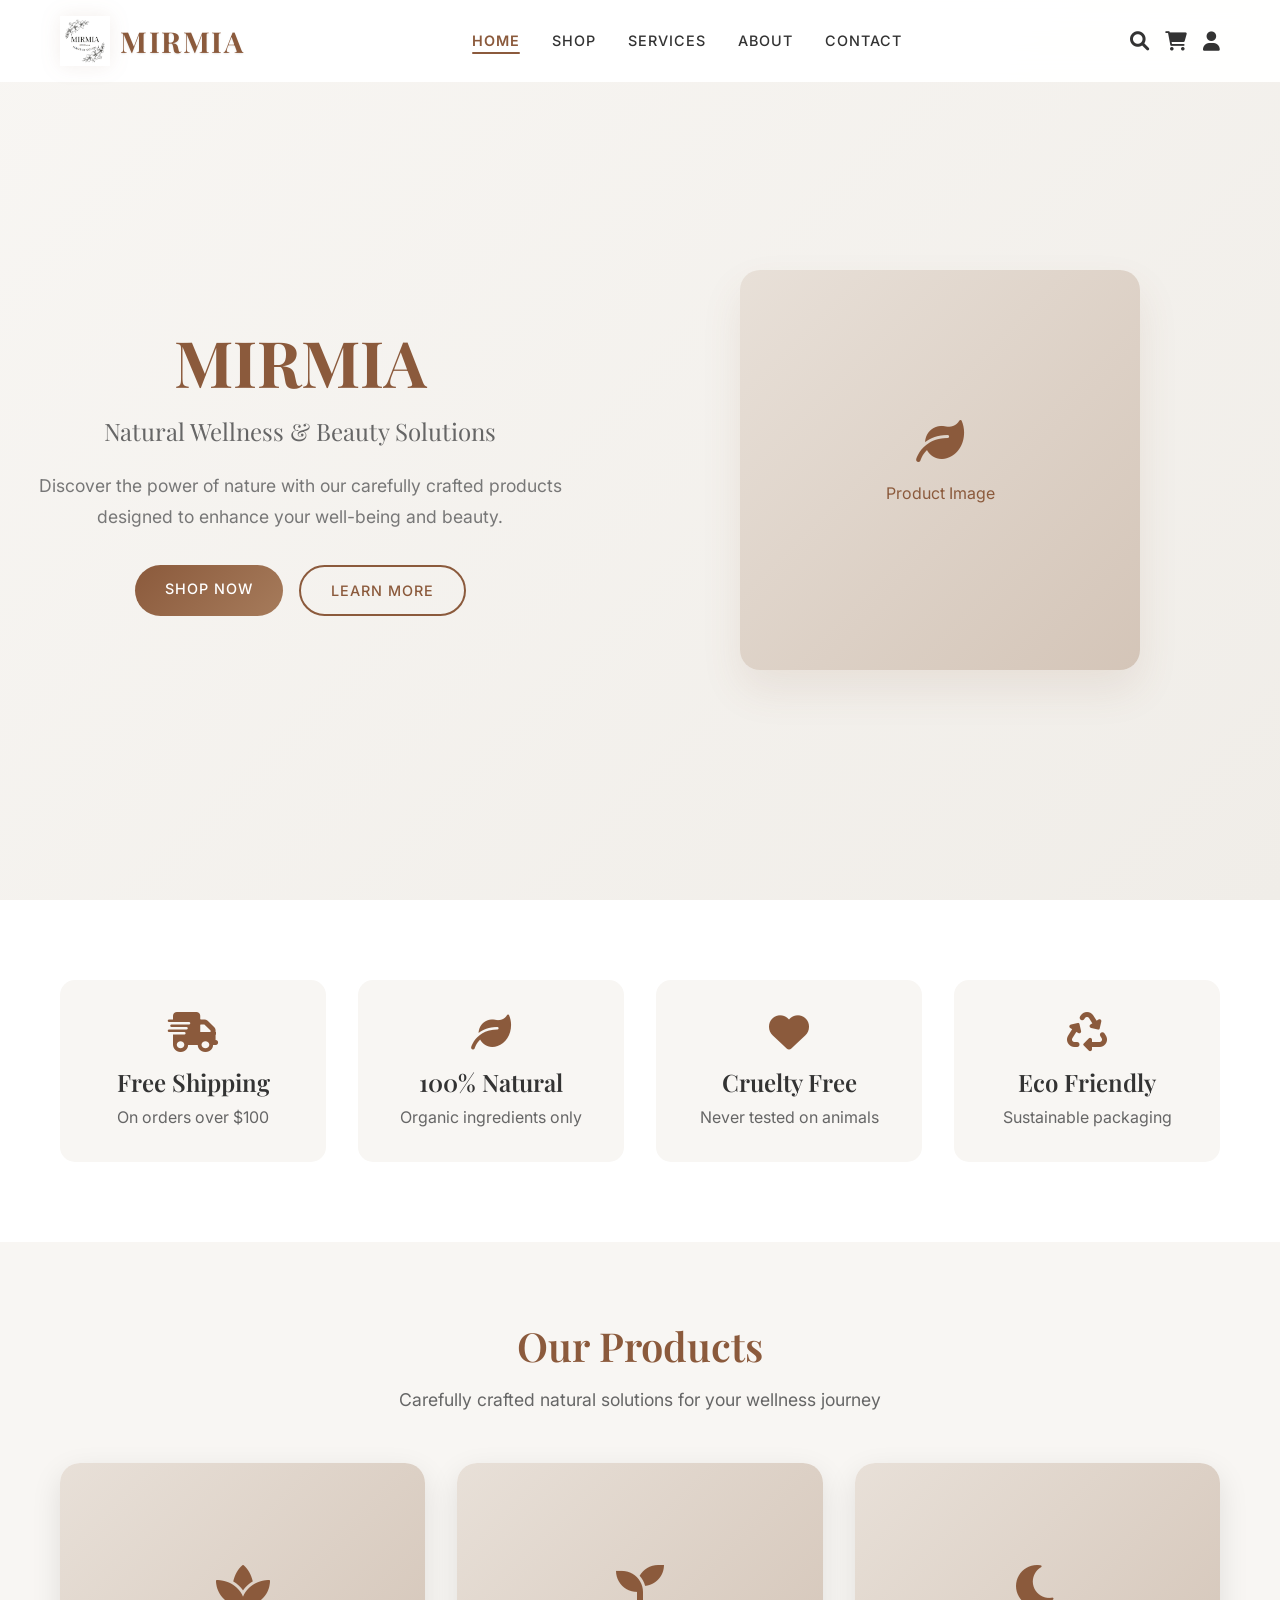
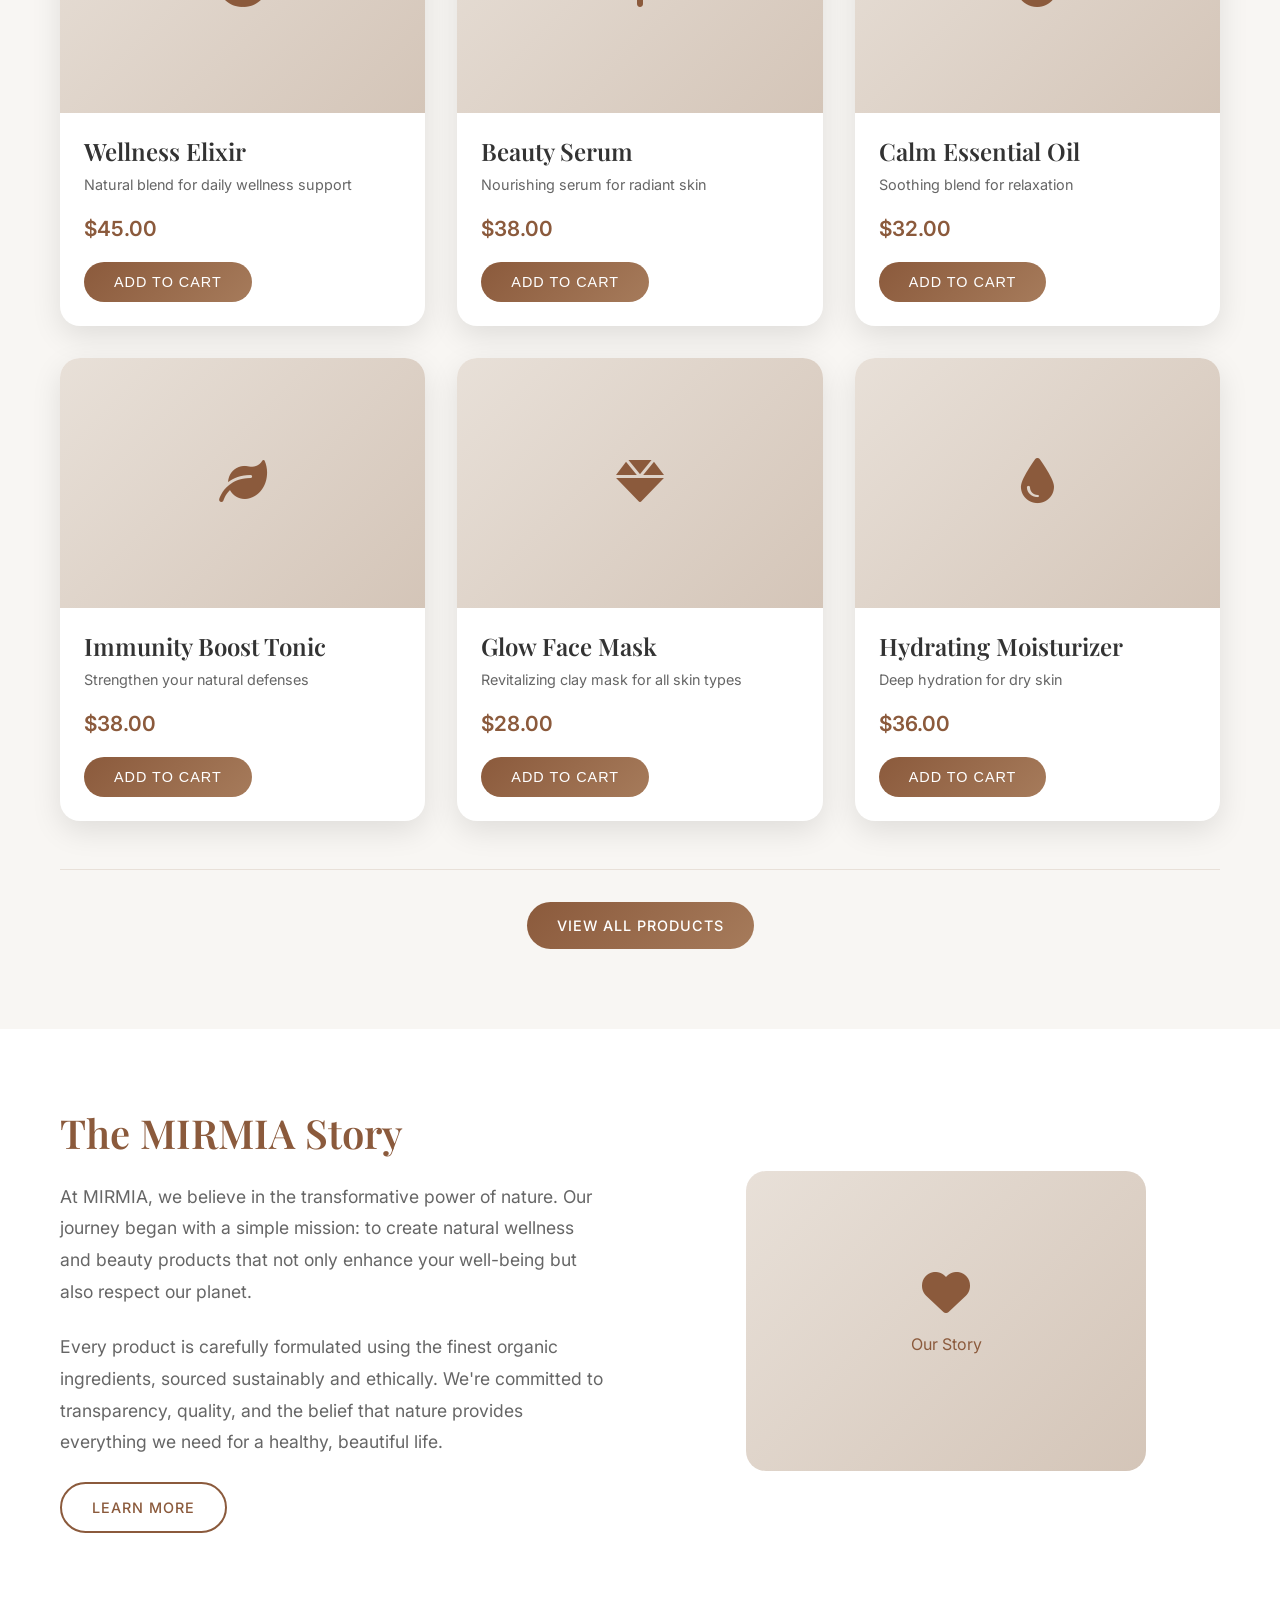
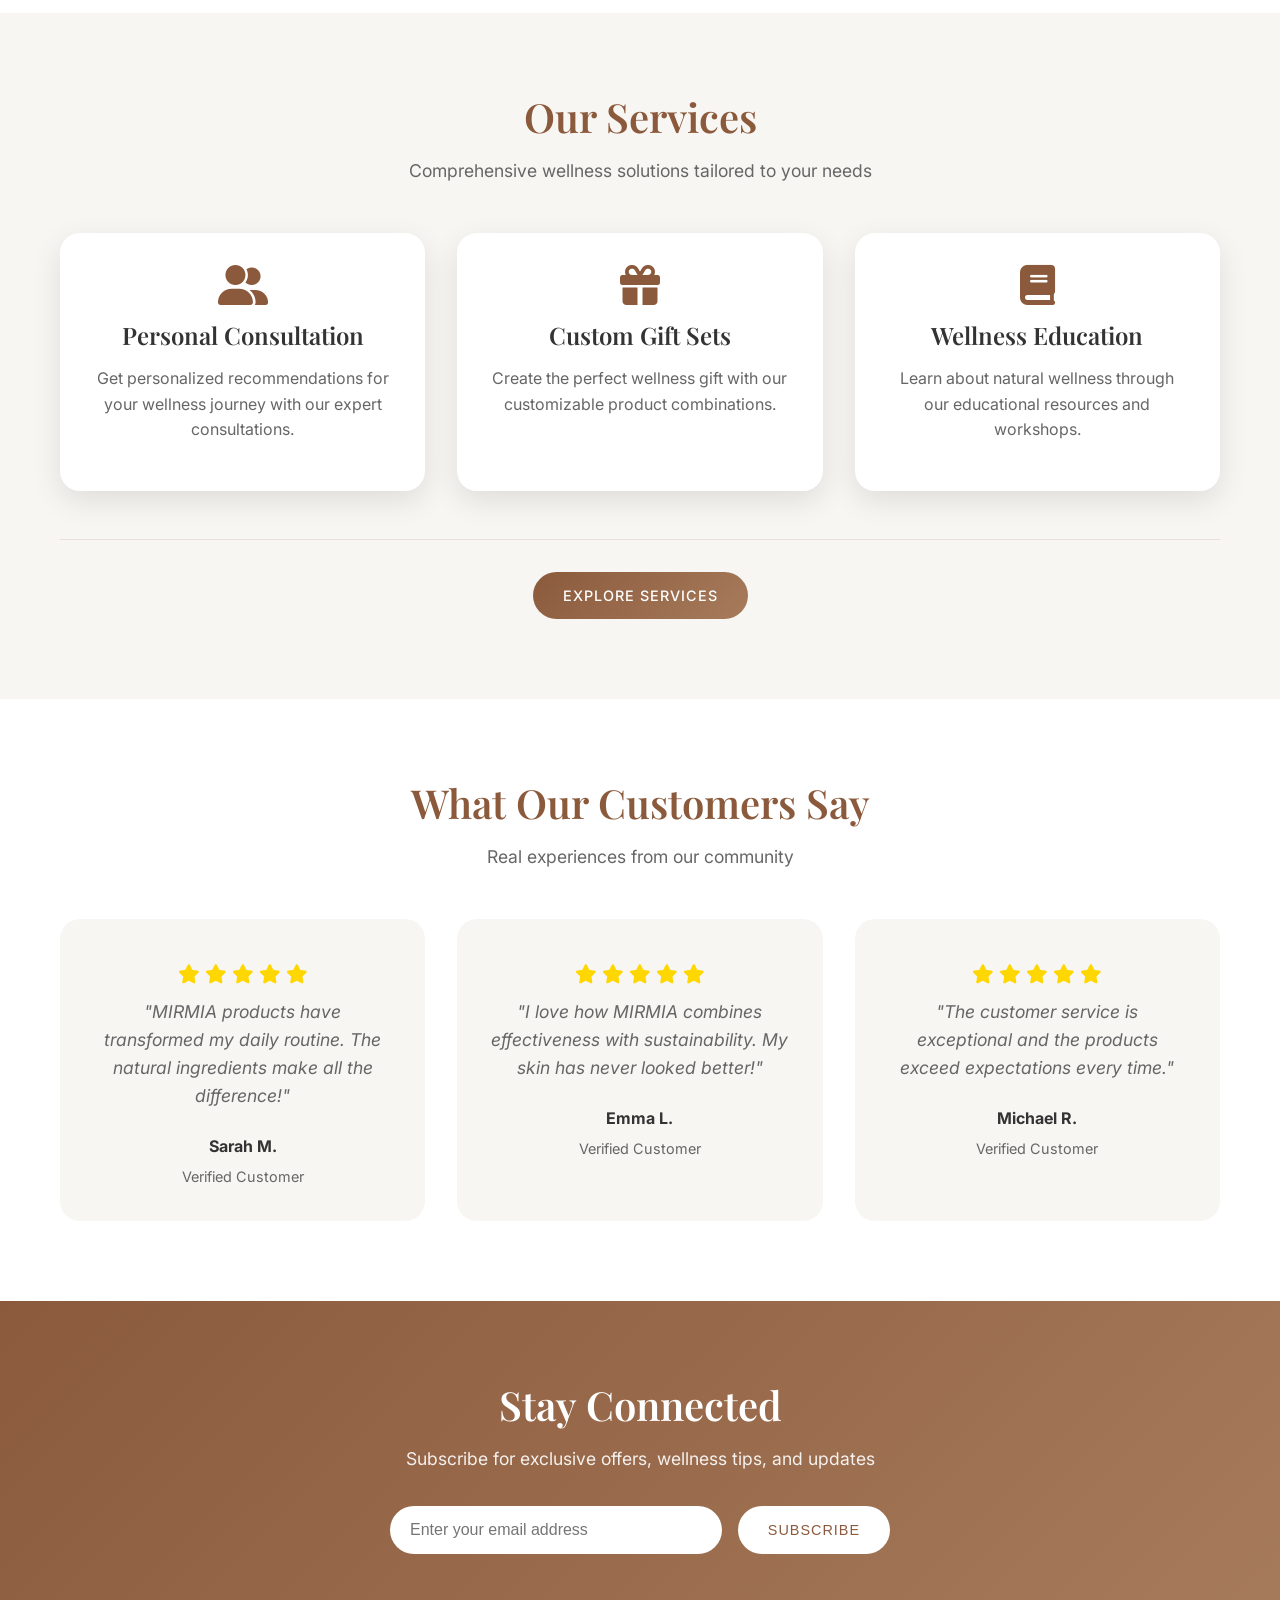
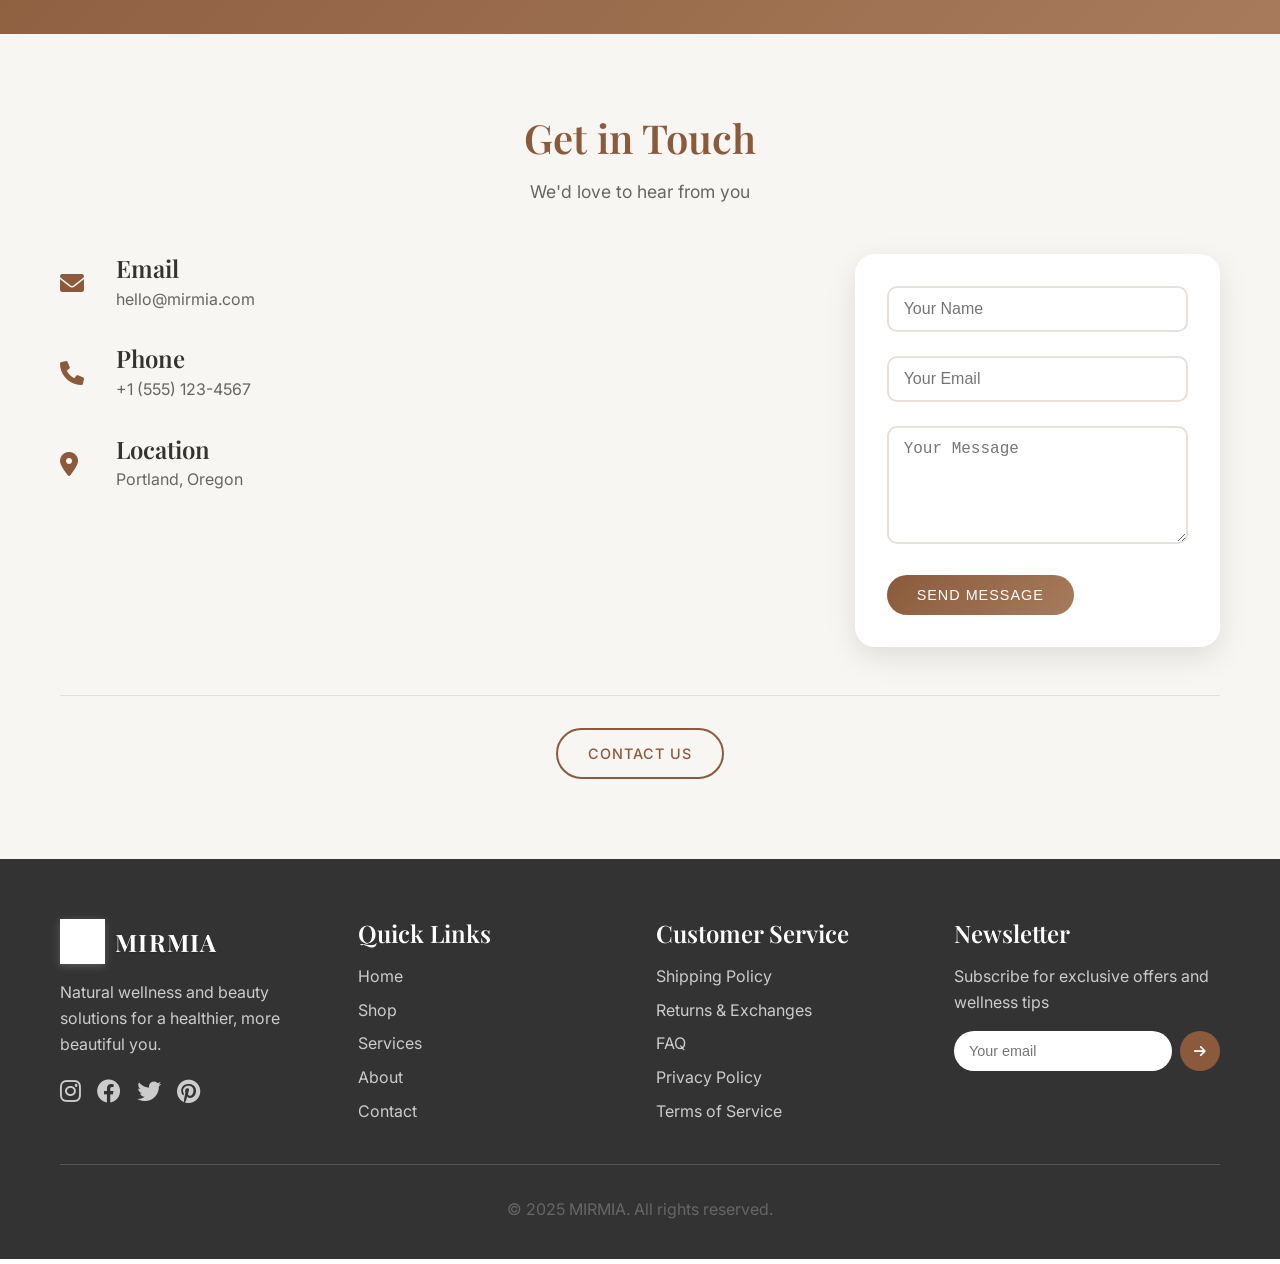
<file: index.html>
<!DOCTYPE html>
<html lang="en">
<head>
    <meta charset="UTF-8">
    <meta name="viewport" content="width=device-width, initial-scale=1.0">
    <title>MIRMIA - Natural Wellness & Beauty</title>
    <link rel="stylesheet" href="style.css">
    <link href="https://fonts.googleapis.com/css2?family=Playfair+Display:wght@400;500;600;700&family=Inter:wght@300;400;500;600&display=swap" rel="stylesheet">
    <link rel="stylesheet" href="https://cdnjs.cloudflare.com/ajax/libs/font-awesome/6.0.0/css/all.min.css">
</head>
<body>
    <!-- Navigation -->
    <nav class="navbar">
        <div class="nav-container">
            <div class="nav-logo">
                <a href="index.html" class="logo-link">
                    <img src="LOGO.png" alt="MIRMIA" class="logo-img">
                    <span class="logo-text">MIRMIA</span>
                </a>
            </div>
            <ul class="nav-menu">
                <li><a href="index.html" class="nav-link active">HOME</a></li>
                <li><a href="shop.html" class="nav-link">SHOP</a></li>
                <li><a href="services.html" class="nav-link">SERVICES</a></li>
                <li><a href="about.html" class="nav-link">ABOUT</a></li>
                <li><a href="contact.html" class="nav-link">CONTACT</a></li>
            </ul>
            <div class="nav-icons">
                <a href="#" class="nav-icon"><i class="fas fa-search"></i></a>
                <a href="cart.html" class="nav-icon"><i class="fas fa-shopping-cart"></i></a>
                <a href="#" class="nav-icon"><i class="fas fa-user"></i></a>
            </div>
            <div class="hamburger">
                <span></span>
                <span></span>
                <span></span>
            </div>
        </div>
    </nav>

    <!-- Hero Section -->
    <section id="home" class="hero">
        <div class="hero-content">
            <h1 class="hero-title">MIRMIA</h1>
            <h2 class="hero-subtitle">Natural Wellness & Beauty Solutions</h2>
            <p class="hero-description">Discover the power of nature with our carefully crafted products designed to enhance your well-being and beauty.</p>
            <div class="hero-buttons">
                <a href="shop.html" class="btn btn-primary">SHOP NOW</a>
                <a href="about.html" class="btn btn-secondary">LEARN MORE</a>
            </div>
        </div>
        <div class="hero-image">
            <div class="hero-placeholder">
                <i class="fas fa-leaf"></i>
                <p>Product Image</p>
            </div>
        </div>
    </section>

    <!-- Features Section -->
    <section class="features">
        <div class="container">
            <div class="features-grid">
                <div class="feature-card">
                    <i class="fas fa-shipping-fast"></i>
                    <h3>Free Shipping</h3>
                    <p>On orders over $100</p>
                </div>
                <div class="feature-card">
                    <i class="fas fa-leaf"></i>
                    <h3>100% Natural</h3>
                    <p>Organic ingredients only</p>
                </div>
                <div class="feature-card">
                    <i class="fas fa-heart"></i>
                    <h3>Cruelty Free</h3>
                    <p>Never tested on animals</p>
                </div>
                <div class="feature-card">
                    <i class="fas fa-recycle"></i>
                    <h3>Eco Friendly</h3>
                    <p>Sustainable packaging</p>
                </div>
            </div>
        </div>
    </section>

    <!-- Shop Section -->
    <section id="shop" class="shop">
        <div class="container">
            <div class="section-header">
                <h2>Our Products</h2>
                <p>Carefully crafted natural solutions for your wellness journey</p>
            </div>
            <div class="products-grid">
                <div class="product-card">
                    <div class="product-image">
                        <div class="product-placeholder">
                            <i class="fas fa-spa"></i>
                        </div>
                    </div>
                    <div class="product-info">
                        <h3>Wellness Elixir</h3>
                        <p class="product-description">Natural blend for daily wellness support</p>
                        <p class="product-price">$45.00</p>
                        <button class="btn btn-primary">Add to Cart</button>
                    </div>
                </div>
                <div class="product-card">
                    <div class="product-image">
                        <div class="product-placeholder">
                            <i class="fas fa-seedling"></i>
                        </div>
                    </div>
                    <div class="product-info">
                        <h3>Beauty Serum</h3>
                        <p class="product-description">Nourishing serum for radiant skin</p>
                        <p class="product-price">$38.00</p>
                        <button class="btn btn-primary">Add to Cart</button>
                    </div>
                </div>
                <div class="product-card">
                    <div class="product-image">
                        <div class="product-placeholder">
                            <i class="fas fa-moon"></i>
                        </div>
                    </div>
                    <div class="product-info">
                        <h3>Calm Essential Oil</h3>
                        <p class="product-description">Soothing blend for relaxation</p>
                        <p class="product-price">$32.00</p>
                        <button class="btn btn-primary">Add to Cart</button>
                    </div>
                </div>
                <div class="product-card">
                    <div class="product-image">
                        <div class="product-placeholder">
                            <i class="fas fa-leaf"></i>
                        </div>
                    </div>
                    <div class="product-info">
                        <h3>Immunity Boost Tonic</h3>
                        <p class="product-description">Strengthen your natural defenses</p>
                        <p class="product-price">$38.00</p>
                        <button class="btn btn-primary">Add to Cart</button>
                    </div>
                </div>
                <div class="product-card">
                    <div class="product-image">
                        <div class="product-placeholder">
                            <i class="fas fa-gem"></i>
                        </div>
                    </div>
                    <div class="product-info">
                        <h3>Glow Face Mask</h3>
                        <p class="product-description">Revitalizing clay mask for all skin types</p>
                        <p class="product-price">$28.00</p>
                        <button class="btn btn-primary">Add to Cart</button>
                    </div>
                </div>
                <div class="product-card">
                    <div class="product-image">
                        <div class="product-placeholder">
                            <i class="fas fa-tint"></i>
                        </div>
                    </div>
                    <div class="product-info">
                        <h3>Hydrating Moisturizer</h3>
                        <p class="product-description">Deep hydration for dry skin</p>
                        <p class="product-price">$36.00</p>
                        <button class="btn btn-primary">Add to Cart</button>
                    </div>
                </div>
            </div>
            <div class="section-cta">
                <a href="shop.html" class="btn btn-primary">View All Products</a>
            </div>
        </div>
    </section>

    <!-- About Section -->
    <section id="about" class="about">
        <div class="container">
            <div class="about-content">
                <div class="about-text">
                    <h2>The MIRMIA Story</h2>
                    <p>At MIRMIA, we believe in the transformative power of nature. Our journey began with a simple mission: to create natural wellness and beauty products that not only enhance your well-being but also respect our planet.</p>
                    <p>Every product is carefully formulated using the finest organic ingredients, sourced sustainably and ethically. We're committed to transparency, quality, and the belief that nature provides everything we need for a healthy, beautiful life.</p>
                    <a href="about.html" class="btn btn-secondary">Learn More</a>
                </div>
                <div class="about-image">
                    <div class="about-placeholder">
                        <i class="fas fa-heart"></i>
                        <p>Our Story</p>
                    </div>
                </div>
            </div>
        </div>
    </section>

    <!-- Services Section -->
    <section id="services" class="services">
        <div class="container">
            <div class="section-header">
                <h2>Our Services</h2>
                <p>Comprehensive wellness solutions tailored to your needs</p>
            </div>
            <div class="services-grid">
                <div class="service-card">
                    <i class="fas fa-user-friends"></i>
                    <h3>Personal Consultation</h3>
                    <p>Get personalized recommendations for your wellness journey with our expert consultations.</p>
                </div>
                <div class="service-card">
                    <i class="fas fa-gift"></i>
                    <h3>Custom Gift Sets</h3>
                    <p>Create the perfect wellness gift with our customizable product combinations.</p>
                </div>
                <div class="service-card">
                    <i class="fas fa-book"></i>
                    <h3>Wellness Education</h3>
                    <p>Learn about natural wellness through our educational resources and workshops.</p>
                </div>
            </div>
            <div class="section-cta">
                <a href="services.html" class="btn btn-primary">Explore Services</a>
            </div>
        </div>
    </section>

    <!-- Testimonials Section -->
    <section class="testimonials">
        <div class="container">
            <div class="section-header">
                <h2>What Our Customers Say</h2>
                <p>Real experiences from our community</p>
            </div>
            <div class="testimonials-grid">
                <div class="testimonial-card">
                    <div class="stars">
                        <i class="fas fa-star"></i>
                        <i class="fas fa-star"></i>
                        <i class="fas fa-star"></i>
                        <i class="fas fa-star"></i>
                        <i class="fas fa-star"></i>
                    </div>
                    <p>"MIRMIA products have transformed my daily routine. The natural ingredients make all the difference!"</p>
                    <div class="testimonial-author">
                        <strong>Sarah M.</strong>
                        <span>Verified Customer</span>
                    </div>
                </div>
                <div class="testimonial-card">
                    <div class="stars">
                        <i class="fas fa-star"></i>
                        <i class="fas fa-star"></i>
                        <i class="fas fa-star"></i>
                        <i class="fas fa-star"></i>
                        <i class="fas fa-star"></i>
                    </div>
                    <p>"I love how MIRMIA combines effectiveness with sustainability. My skin has never looked better!"</p>
                    <div class="testimonial-author">
                        <strong>Emma L.</strong>
                        <span>Verified Customer</span>
                    </div>
                </div>
                <div class="testimonial-card">
                    <div class="stars">
                        <i class="fas fa-star"></i>
                        <i class="fas fa-star"></i>
                        <i class="fas fa-star"></i>
                        <i class="fas fa-star"></i>
                        <i class="fas fa-star"></i>
                    </div>
                    <p>"The customer service is exceptional and the products exceed expectations every time."</p>
                    <div class="testimonial-author">
                        <strong>Michael R.</strong>
                        <span>Verified Customer</span>
                    </div>
                </div>
            </div>
        </div>
    </section>

    <!-- Newsletter Section -->
    <section class="newsletter">
        <div class="container">
            <div class="newsletter-content">
                <h2>Stay Connected</h2>
                <p>Subscribe for exclusive offers, wellness tips, and updates</p>
                <form class="newsletter-form">
                    <input type="email" placeholder="Enter your email address" required>
                    <button type="submit" class="btn btn-primary">Subscribe</button>
                </form>
            </div>
        </div>
    </section>

    <!-- Contact Section -->
    <section id="contact" class="contact">
        <div class="container">
            <div class="section-header">
                <h2>Get in Touch</h2>
                <p>We'd love to hear from you</p>
            </div>
            <div class="contact-content">
                <div class="contact-info">
                    <div class="contact-item">
                        <i class="fas fa-envelope"></i>
                        <div>
                            <h3>Email</h3>
                            <p>hello@mirmia.com</p>
                        </div>
                    </div>
                    <div class="contact-item">
                        <i class="fas fa-phone"></i>
                        <div>
                            <h3>Phone</h3>
                            <p>+1 (555) 123-4567</p>
                        </div>
                    </div>
                    <div class="contact-item">
                        <i class="fas fa-map-marker-alt"></i>
                        <div>
                            <h3>Location</h3>
                            <p>Portland, Oregon</p>
                        </div>
                    </div>
                </div>
                <form class="contact-form">
                    <div class="form-group">
                        <input type="text" placeholder="Your Name" required>
                    </div>
                    <div class="form-group">
                        <input type="email" placeholder="Your Email" required>
                    </div>
                    <div class="form-group">
                        <textarea placeholder="Your Message" rows="5" required></textarea>
                    </div>
                    <button type="submit" class="btn btn-primary">Send Message</button>
                </form>
            </div>
            <div class="section-cta">
                <a href="contact.html" class="btn btn-secondary">Contact Us</a>
            </div>
        </div>
    </section>

    <!-- Footer -->
    <footer class="footer">
        <div class="container">
            <div class="footer-content">
                <div class="footer-section">
                    <div class="footer-logo">
                        <a href="index.html" class="logo-link">
                            <img src="LOGO.png" alt="MIRMIA" class="logo-img">
                            <span class="logo-text">MIRMIA</span>
                        </a>
                    </div>
                    <p>Natural wellness and beauty solutions for a healthier, more beautiful you.</p>
                    <div class="social-links">
                        <a href="https://www.instagram.com/mirmia.mirmia/" target="_blank"><i class="fab fa-instagram"></i></a>
                        <a href="#"><i class="fab fa-facebook"></i></a>
                        <a href="#"><i class="fab fa-twitter"></i></a>
                        <a href="#"><i class="fab fa-pinterest"></i></a>
                    </div>
                </div>
                <div class="footer-section">
                    <h3>Quick Links</h3>
                    <ul>
                        <li><a href="index.html">Home</a></li>
                        <li><a href="shop.html">Shop</a></li>
                        <li><a href="services.html">Services</a></li>
                        <li><a href="about.html">About</a></li>
                        <li><a href="contact.html">Contact</a></li>
                    </ul>
                </div>
                <div class="footer-section">
                    <h3>Customer Service</h3>
                    <ul>
                        <li><a href="#">Shipping Policy</a></li>
                        <li><a href="#">Returns & Exchanges</a></li>
                        <li><a href="#">FAQ</a></li>
                        <li><a href="#">Privacy Policy</a></li>
                        <li><a href="#">Terms of Service</a></li>
                    </ul>
                </div>
                <div class="footer-section">
                    <h3>Newsletter</h3>
                    <p>Subscribe for exclusive offers and wellness tips</p>
                    <form class="footer-newsletter">
                        <input type="email" placeholder="Your email" required>
                        <button type="submit"><i class="fas fa-arrow-right"></i></button>
                    </form>
                </div>
            </div>
            <div class="footer-bottom">
                <p>&copy; 2025 MIRMIA. All rights reserved.</p>
            </div>
        </div>
    </footer>

    <script src="main.js"></script>
</body>
</html>
</file>
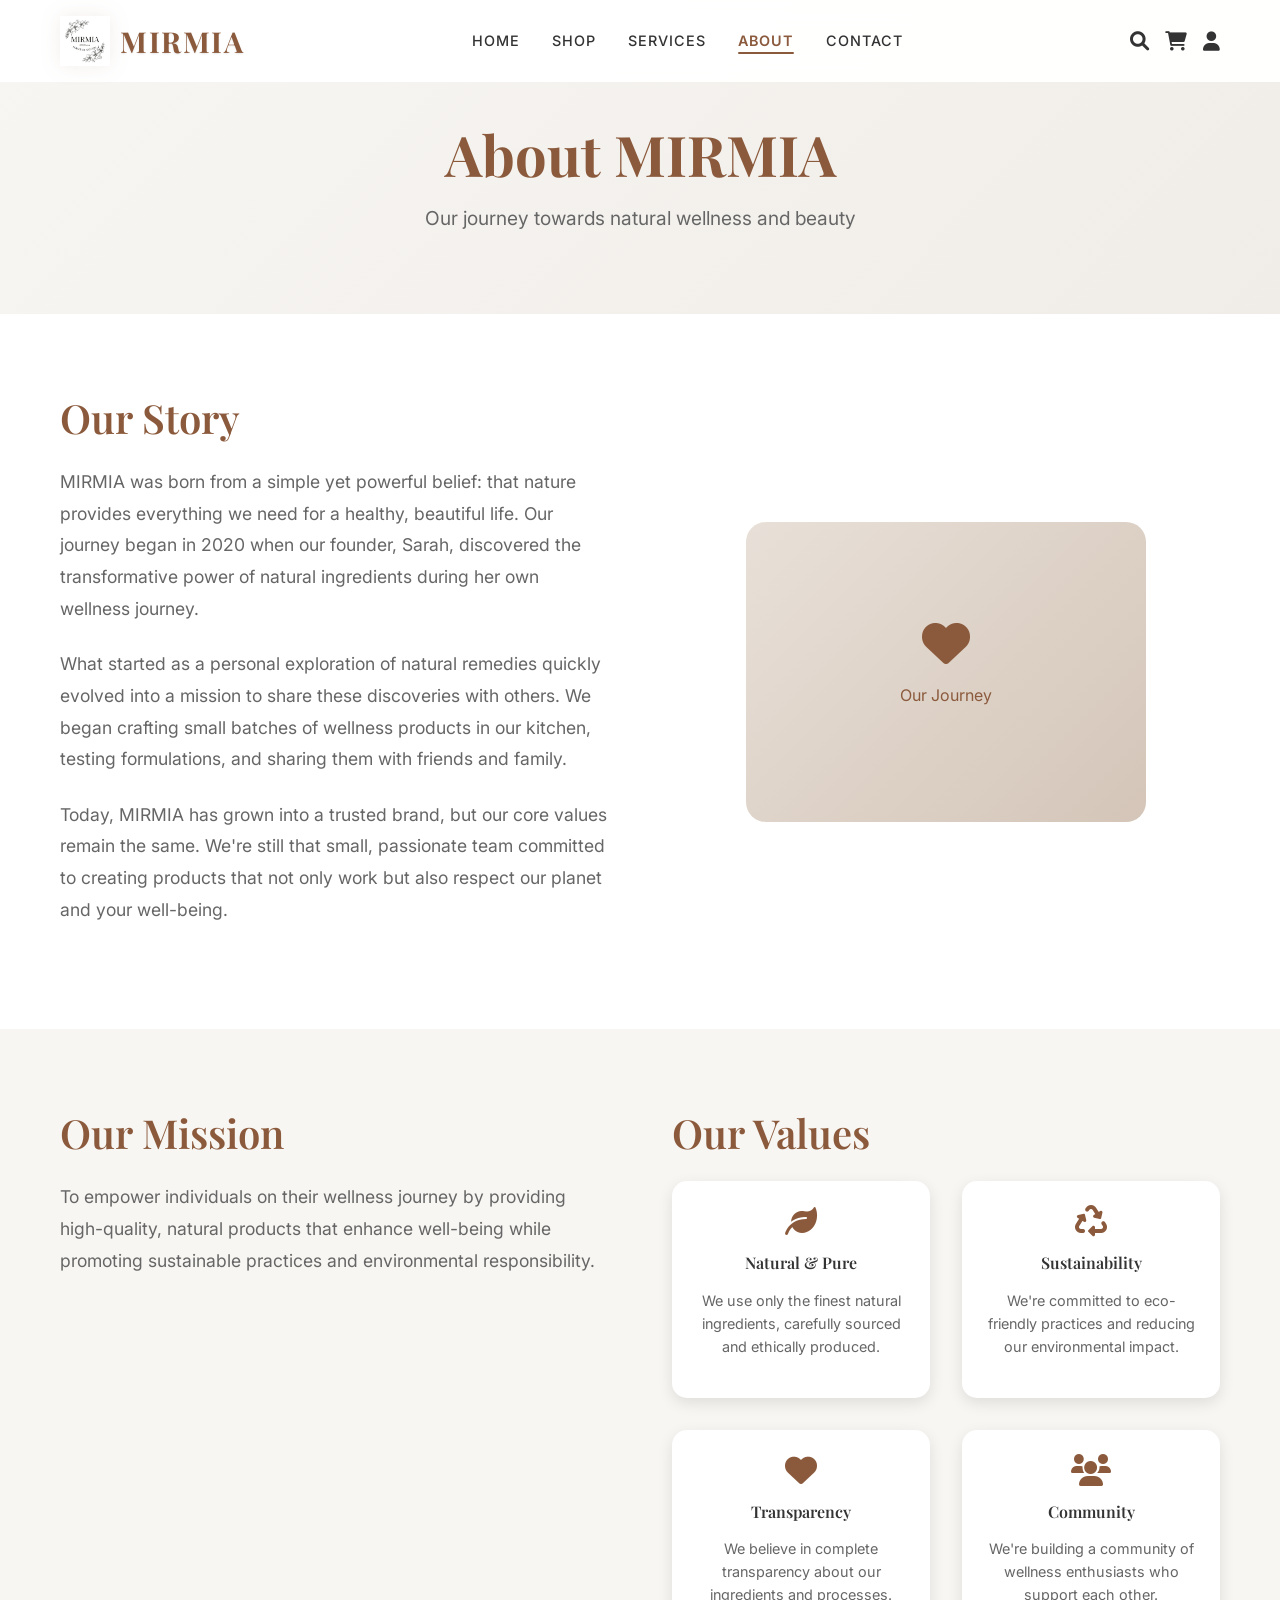
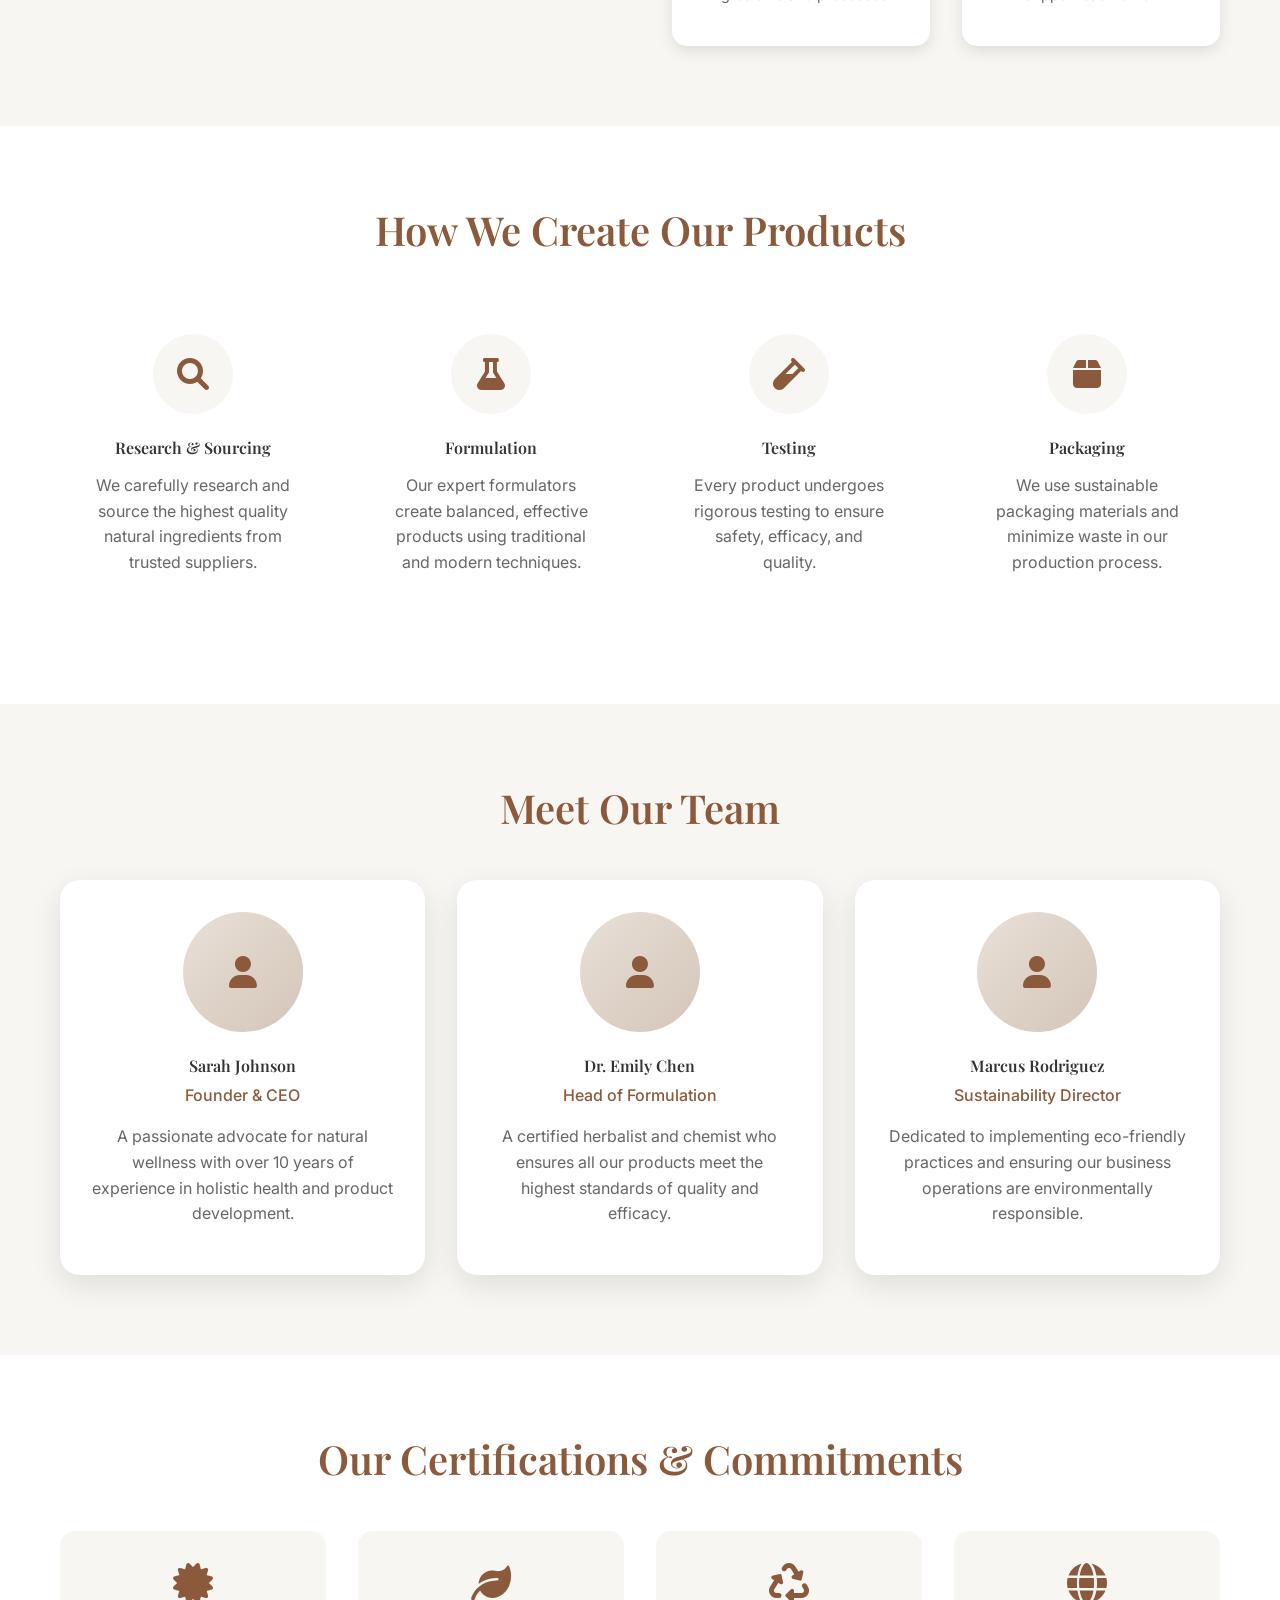
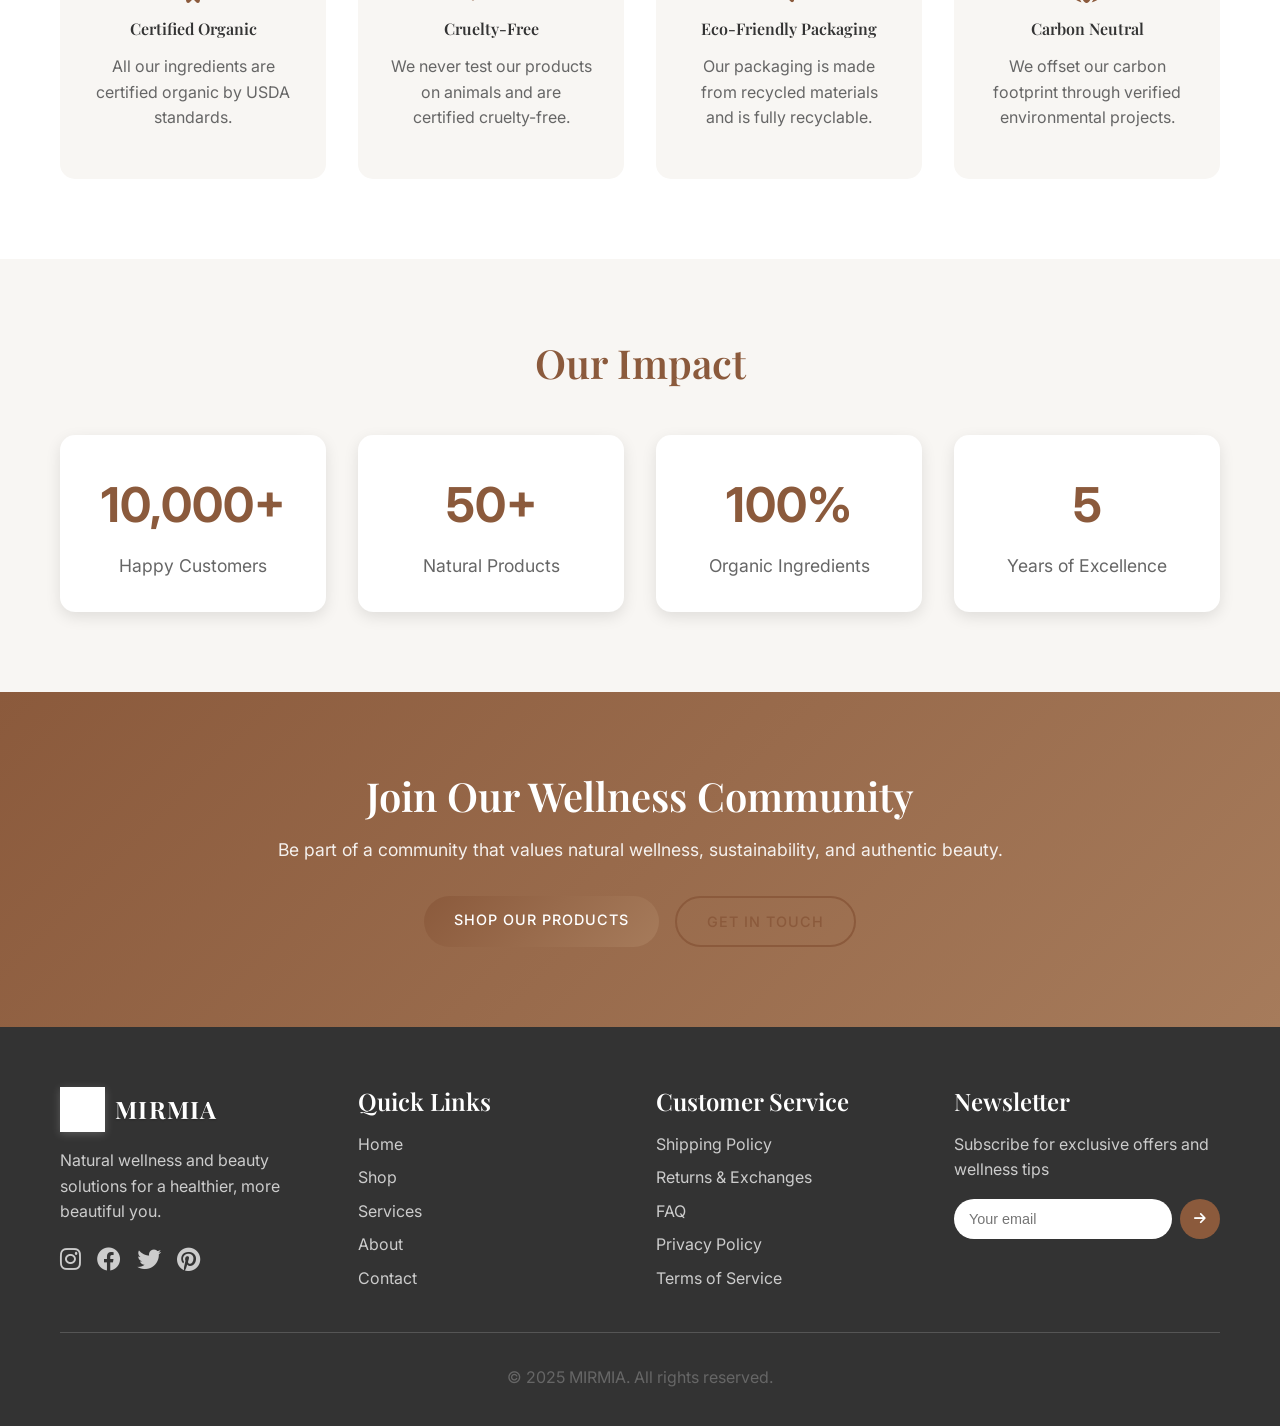
<file: about.html>
<!DOCTYPE html>
<html lang="en">
<head>
    <meta charset="UTF-8">
    <meta name="viewport" content="width=device-width, initial-scale=1.0">
    <title>About - MIRMIA Natural Wellness & Beauty</title>
    <link rel="stylesheet" href="style.css">
    <link href="https://fonts.googleapis.com/css2?family=Playfair+Display:wght@400;500;600;700&family=Inter:wght@300;400;500;600&display=swap" rel="stylesheet">
    <link rel="stylesheet" href="https://cdnjs.cloudflare.com/ajax/libs/font-awesome/6.0.0/css/all.min.css">
</head>
<body>
    <!-- Navigation -->
    <nav class="navbar">
        <div class="nav-container">
            <div class="nav-logo">
                <a href="index.html" class="logo-link">
                    <img src="LOGO.png" alt="MIRMIA" class="logo-img">
                    <span class="logo-text">MIRMIA</span>
                </a>
            </div>
            <ul class="nav-menu">
                <li><a href="index.html" class="nav-link">HOME</a></li>
                <li><a href="shop.html" class="nav-link">SHOP</a></li>
                <li><a href="services.html" class="nav-link">SERVICES</a></li>
                <li><a href="about.html" class="nav-link active">ABOUT</a></li>
                <li><a href="contact.html" class="nav-link">CONTACT</a></li>
            </ul>
            <div class="nav-icons">
                <a href="#" class="nav-icon"><i class="fas fa-search"></i></a>
                <a href="cart.html" class="nav-icon"><i class="fas fa-shopping-cart"></i></a>
                <a href="#" class="nav-icon"><i class="fas fa-user"></i></a>
            </div>
            <div class="hamburger">
                <span></span>
                <span></span>
                <span></span>
            </div>
        </div>
    </nav>

    <!-- About Header -->
    <section class="about-header">
        <div class="container">
            <h1>About MIRMIA</h1>
            <p>Our journey towards natural wellness and beauty</p>
        </div>
    </section>

    <!-- Our Story -->
    <section class="our-story">
        <div class="container">
            <div class="story-content">
                <div class="story-text">
                    <h2>Our Story</h2>
                    <p>MIRMIA was born from a simple yet powerful belief: that nature provides everything we need for a healthy, beautiful life. Our journey began in 2020 when our founder, Sarah, discovered the transformative power of natural ingredients during her own wellness journey.</p>
                    <p>What started as a personal exploration of natural remedies quickly evolved into a mission to share these discoveries with others. We began crafting small batches of wellness products in our kitchen, testing formulations, and sharing them with friends and family.</p>
                    <p>Today, MIRMIA has grown into a trusted brand, but our core values remain the same. We're still that small, passionate team committed to creating products that not only work but also respect our planet and your well-being.</p>
                </div>
                <div class="story-image">
                    <div class="story-placeholder">
                        <i class="fas fa-heart"></i>
                        <p>Our Journey</p>
                    </div>
                </div>
            </div>
        </div>
    </section>

    <!-- Mission & Values -->
    <section class="mission-values">
        <div class="container">
            <div class="mission-content">
                <div class="mission">
                    <h2>Our Mission</h2>
                    <p>To empower individuals on their wellness journey by providing high-quality, natural products that enhance well-being while promoting sustainable practices and environmental responsibility.</p>
                </div>
                <div class="values">
                    <h2>Our Values</h2>
                    <div class="values-grid">
                        <div class="value-item">
                            <i class="fas fa-leaf"></i>
                            <h4>Natural & Pure</h4>
                            <p>We use only the finest natural ingredients, carefully sourced and ethically produced.</p>
                        </div>
                        <div class="value-item">
                            <i class="fas fa-recycle"></i>
                            <h4>Sustainability</h4>
                            <p>We're committed to eco-friendly practices and reducing our environmental impact.</p>
                        </div>
                        <div class="value-item">
                            <i class="fas fa-heart"></i>
                            <h4>Transparency</h4>
                            <p>We believe in complete transparency about our ingredients and processes.</p>
                        </div>
                        <div class="value-item">
                            <i class="fas fa-users"></i>
                            <h4>Community</h4>
                            <p>We're building a community of wellness enthusiasts who support each other.</p>
                        </div>
                    </div>
                </div>
            </div>
        </div>
    </section>

    <!-- Our Process -->
    <section class="our-process">
        <div class="container">
            <h2>How We Create Our Products</h2>
            <div class="process-grid">
                <div class="process-step">
                    <div class="step-icon">
                        <i class="fas fa-search"></i>
                    </div>
                    <h4>Research & Sourcing</h4>
                    <p>We carefully research and source the highest quality natural ingredients from trusted suppliers.</p>
                </div>
                <div class="process-step">
                    <div class="step-icon">
                        <i class="fas fa-flask"></i>
                    </div>
                    <h4>Formulation</h4>
                    <p>Our expert formulators create balanced, effective products using traditional and modern techniques.</p>
                </div>
                <div class="process-step">
                    <div class="step-icon">
                        <i class="fas fa-vial"></i>
                    </div>
                    <h4>Testing</h4>
                    <p>Every product undergoes rigorous testing to ensure safety, efficacy, and quality.</p>
                </div>
                <div class="process-step">
                    <div class="step-icon">
                        <i class="fas fa-box"></i>
                    </div>
                    <h4>Packaging</h4>
                    <p>We use sustainable packaging materials and minimize waste in our production process.</p>
                </div>
            </div>
        </div>
    </section>

    <!-- Team Section -->
    <section class="our-team">
        <div class="container">
            <h2>Meet Our Team</h2>
            <div class="team-grid">
                <div class="team-member">
                    <div class="member-image">
                        <div class="member-placeholder">
                            <i class="fas fa-user"></i>
                        </div>
                    </div>
                    <h4>Sarah Johnson</h4>
                    <p class="member-title">Founder & CEO</p>
                    <p class="member-bio">A passionate advocate for natural wellness with over 10 years of experience in holistic health and product development.</p>
                </div>
                <div class="team-member">
                    <div class="member-image">
                        <div class="member-placeholder">
                            <i class="fas fa-user"></i>
                        </div>
                    </div>
                    <h4>Dr. Emily Chen</h4>
                    <p class="member-title">Head of Formulation</p>
                    <p class="member-bio">A certified herbalist and chemist who ensures all our products meet the highest standards of quality and efficacy.</p>
                </div>
                <div class="team-member">
                    <div class="member-image">
                        <div class="member-placeholder">
                            <i class="fas fa-user"></i>
                        </div>
                    </div>
                    <h4>Marcus Rodriguez</h4>
                    <p class="member-title">Sustainability Director</p>
                    <p class="member-bio">Dedicated to implementing eco-friendly practices and ensuring our business operations are environmentally responsible.</p>
                </div>
            </div>
        </div>
    </section>

    <!-- Certifications -->
    <section class="certifications">
        <div class="container">
            <h2>Our Certifications & Commitments</h2>
            <div class="certifications-grid">
                <div class="certification">
                    <i class="fas fa-certificate"></i>
                    <h4>Certified Organic</h4>
                    <p>All our ingredients are certified organic by USDA standards.</p>
                </div>
                <div class="certification">
                    <i class="fas fa-leaf"></i>
                    <h4>Cruelty-Free</h4>
                    <p>We never test our products on animals and are certified cruelty-free.</p>
                </div>
                <div class="certification">
                    <i class="fas fa-recycle"></i>
                    <h4>Eco-Friendly Packaging</h4>
                    <p>Our packaging is made from recycled materials and is fully recyclable.</p>
                </div>
                <div class="certification">
                    <i class="fas fa-globe"></i>
                    <h4>Carbon Neutral</h4>
                    <p>We offset our carbon footprint through verified environmental projects.</p>
                </div>
            </div>
        </div>
    </section>

    <!-- Impact -->
    <section class="our-impact">
        <div class="container">
            <h2>Our Impact</h2>
            <div class="impact-stats">
                <div class="stat-item">
                    <div class="stat-number">10,000+</div>
                    <div class="stat-label">Happy Customers</div>
                </div>
                <div class="stat-item">
                    <div class="stat-number">50+</div>
                    <div class="stat-label">Natural Products</div>
                </div>
                <div class="stat-item">
                    <div class="stat-number">100%</div>
                    <div class="stat-label">Organic Ingredients</div>
                </div>
                <div class="stat-item">
                    <div class="stat-number">5</div>
                    <div class="stat-label">Years of Excellence</div>
                </div>
            </div>
        </div>
    </section>

    <!-- CTA Section -->
    <section class="about-cta">
        <div class="container">
            <div class="cta-content">
                <h2>Join Our Wellness Community</h2>
                <p>Be part of a community that values natural wellness, sustainability, and authentic beauty.</p>
                <div class="cta-buttons">
                    <a href="shop.html" class="btn btn-primary">Shop Our Products</a>
                    <a href="contact.html" class="btn btn-secondary">Get in Touch</a>
                </div>
            </div>
        </div>
    </section>

    <!-- Footer -->
    <footer class="footer">
        <div class="container">
            <div class="footer-content">
                <div class="footer-section">
                    <div class="footer-logo">
                        <a href="index.html" class="logo-link">
                            <img src="LOGO.png" alt="MIRMIA" class="logo-img">
                            <span class="logo-text">MIRMIA</span>
                        </a>
                    </div>
                    <p>Natural wellness and beauty solutions for a healthier, more beautiful you.</p>
                    <div class="social-links">
                        <a href="https://www.instagram.com/mirmia.mirmia/" target="_blank"><i class="fab fa-instagram"></i></a>
                        <a href="#"><i class="fab fa-facebook"></i></a>
                        <a href="#"><i class="fab fa-twitter"></i></a>
                        <a href="#"><i class="fab fa-pinterest"></i></a>
                    </div>
                </div>
                <div class="footer-section">
                    <h3>Quick Links</h3>
                    <ul>
                        <li><a href="index.html">Home</a></li>
                        <li><a href="shop.html">Shop</a></li>
                        <li><a href="services.html">Services</a></li>
                        <li><a href="about.html">About</a></li>
                        <li><a href="contact.html">Contact</a></li>
                    </ul>
                </div>
                <div class="footer-section">
                    <h3>Customer Service</h3>
                    <ul>
                        <li><a href="#">Shipping Policy</a></li>
                        <li><a href="#">Returns & Exchanges</a></li>
                        <li><a href="#">FAQ</a></li>
                        <li><a href="#">Privacy Policy</a></li>
                        <li><a href="#">Terms of Service</a></li>
                    </ul>
                </div>
                <div class="footer-section">
                    <h3>Newsletter</h3>
                    <p>Subscribe for exclusive offers and wellness tips</p>
                    <form class="footer-newsletter">
                        <input type="email" placeholder="Your email" required>
                        <button type="submit"><i class="fas fa-arrow-right"></i></button>
                    </form>
                </div>
            </div>
            <div class="footer-bottom">
                <p>&copy; 2025 MIRMIA. All rights reserved.</p>
            </div>
        </div>
    </footer>

    <script src="main.js"></script>
</body>
</html>
</file>
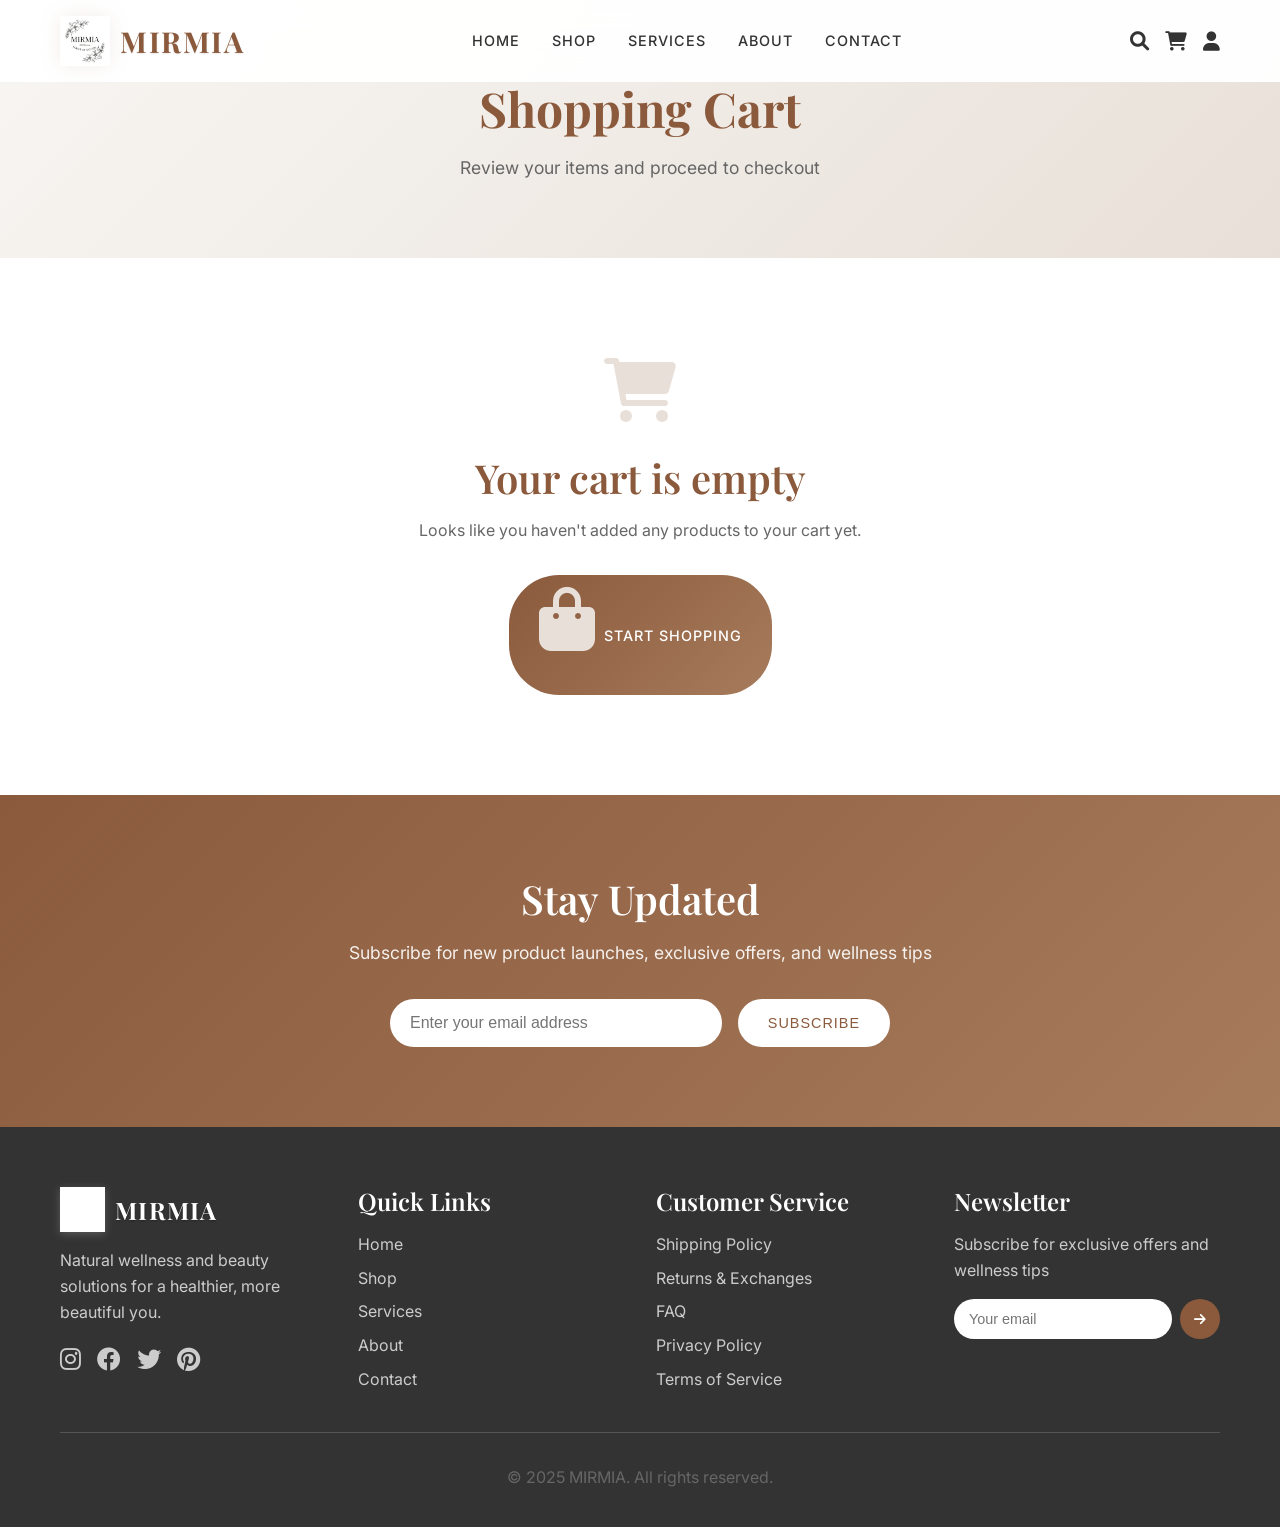
<file: cart.html>
<!DOCTYPE html>
<html lang="en">
<head>
    <meta charset="UTF-8">
    <meta name="viewport" content="width=device-width, initial-scale=1.0">
    <title>Shopping Cart - MIRMIA Natural Wellness & Beauty</title>
    <link rel="stylesheet" href="style.css">
    <link href="https://fonts.googleapis.com/css2?family=Playfair+Display:wght@400;500;600;700&family=Inter:wght@300;400;500;600&display=swap" rel="stylesheet">
    <link rel="stylesheet" href="https://cdnjs.cloudflare.com/ajax/libs/font-awesome/6.0.0/css/all.min.css">
</head>
<body>
    <!-- Navigation -->
    <nav class="navbar">
        <div class="nav-container">
            <div class="nav-logo">
                <a href="index.html" class="logo-link">
                    <img src="LOGO.png" alt="MIRMIA" class="logo-img">
                    <span class="logo-text">MIRMIA</span>
                </a>
            </div>
            <ul class="nav-menu">
                <li><a href="index.html" class="nav-link">HOME</a></li>
                <li><a href="shop.html" class="nav-link">SHOP</a></li>
                <li><a href="services.html" class="nav-link">SERVICES</a></li>
                <li><a href="about.html" class="nav-link">ABOUT</a></li>
                <li><a href="contact.html" class="nav-link">CONTACT</a></li>
            </ul>
            <div class="nav-icons">
                <a href="#" class="nav-icon"><i class="fas fa-search"></i></a>
                <a href="cart.html" class="nav-icon active"><i class="fas fa-shopping-cart"></i></a>
                <a href="#" class="nav-icon"><i class="fas fa-user"></i></a>
            </div>
            <div class="hamburger">
                <span></span>
                <span></span>
                <span></span>
            </div>
        </div>
    </nav>

    <!-- Cart Header -->
    <section class="cart-header">
        <div class="container">
            <h1>Shopping Cart</h1>
            <p>Review your items and proceed to checkout</p>
        </div>
    </section>

    <!-- Cart Content -->
    <section class="cart-content">
        <div class="container">
            <div class="cart-layout">
                <!-- Cart Items -->
                <div class="cart-items" id="cart-items">
                    <!-- Cart items will be dynamically populated here -->
                </div>

                <!-- Cart Summary -->
                <div class="cart-summary">
                    <h3>Order Summary</h3>
                    <div class="summary-item">
                        <span>Subtotal:</span>
                        <span id="subtotal">$0.00</span>
                    </div>
                    <div class="summary-item">
                        <span>Shipping:</span>
                        <span id="shipping">$0.00</span>
                    </div>
                    <div class="summary-item">
                        <span>Tax:</span>
                        <span id="tax">$0.00</span>
                    </div>
                    <div class="summary-item total">
                        <span>Total:</span>
                        <span id="total">$0.00</span>
                    </div>
                    
                    <div class="promo-code">
                        <input type="text" id="promo-input" placeholder="Enter promo code">
                        <button id="apply-promo" class="btn btn-secondary">Apply</button>
                    </div>
                    
                    <div class="payment-buttons">
                        <button id="whatsapp-checkout-btn" class="btn btn-primary checkout-btn whatsapp-btn">
                            <i class="fab fa-whatsapp"></i>
                            Pay via WhatsApp
                        </button>
                        <button id="instagram-checkout-btn" class="btn btn-secondary checkout-btn instagram-btn">
                            <i class="fab fa-instagram"></i>
                            Pay via Instagram
                        </button>
                    </div>
                    
                    <div class="cart-actions">
                        <a href="shop.html" class="btn btn-outline">
                            <i class="fas fa-arrow-left"></i>
                            Continue Shopping
                        </a>
                    </div>
                </div>
            </div>
        </div>
    </section>

    <!-- Empty Cart State -->
    <section class="empty-cart" id="empty-cart" style="display: none;">
        <div class="container">
            <div class="empty-cart-content">
                <i class="fas fa-shopping-cart"></i>
                <h2>Your cart is empty</h2>
                <p>Looks like you haven't added any products to your cart yet.</p>
                <a href="shop.html" class="btn btn-primary">
                    <i class="fas fa-shopping-bag"></i>
                    Start Shopping
                </a>
            </div>
        </div>
    </section>

    <!-- Newsletter Section -->
    <section class="newsletter">
        <div class="container">
            <div class="newsletter-content">
                <h2>Stay Updated</h2>
                <p>Subscribe for new product launches, exclusive offers, and wellness tips</p>
                <form class="newsletter-form">
                    <input type="email" placeholder="Enter your email address" required>
                    <button type="submit" class="btn btn-primary">Subscribe</button>
                </form>
            </div>
        </div>
    </section>

    <!-- Footer -->
    <footer class="footer">
        <div class="container">
            <div class="footer-content">
                <div class="footer-section">
                    <div class="footer-logo">
                        <a href="index.html" class="logo-link">
                            <img src="LOGO.png" alt="MIRMIA" class="logo-img">
                            <span class="logo-text">MIRMIA</span>
                        </a>
                    </div>
                    <p>Natural wellness and beauty solutions for a healthier, more beautiful you.</p>
                    <div class="social-links">
                        <a href="https://www.instagram.com/mirmia.mirmia/" target="_blank"><i class="fab fa-instagram"></i></a>
                        <a href="#"><i class="fab fa-facebook"></i></a>
                        <a href="#"><i class="fab fa-twitter"></i></a>
                        <a href="#"><i class="fab fa-pinterest"></i></a>
                    </div>
                </div>
                <div class="footer-section">
                    <h3>Quick Links</h3>
                    <ul>
                        <li><a href="index.html">Home</a></li>
                        <li><a href="shop.html">Shop</a></li>
                        <li><a href="services.html">Services</a></li>
                        <li><a href="about.html">About</a></li>
                        <li><a href="contact.html">Contact</a></li>
                    </ul>
                </div>
                <div class="footer-section">
                    <h3>Customer Service</h3>
                    <ul>
                        <li><a href="#">Shipping Policy</a></li>
                        <li><a href="#">Returns & Exchanges</a></li>
                        <li><a href="#">FAQ</a></li>
                        <li><a href="#">Privacy Policy</a></li>
                        <li><a href="#">Terms of Service</a></li>
                    </ul>
                </div>
                <div class="footer-section">
                    <h3>Newsletter</h3>
                    <p>Subscribe for exclusive offers and wellness tips</p>
                    <form class="footer-newsletter">
                        <input type="email" placeholder="Your email" required>
                        <button type="submit"><i class="fas fa-arrow-right"></i></button>
                    </form>
                </div>
            </div>
            <div class="footer-bottom">
                <p>&copy; 2025 MIRMIA. All rights reserved.</p>
            </div>
        </div>
    </footer>

    <script src="main.js"></script>
    <script src="cart.js"></script>
</body>
</html>
</file>
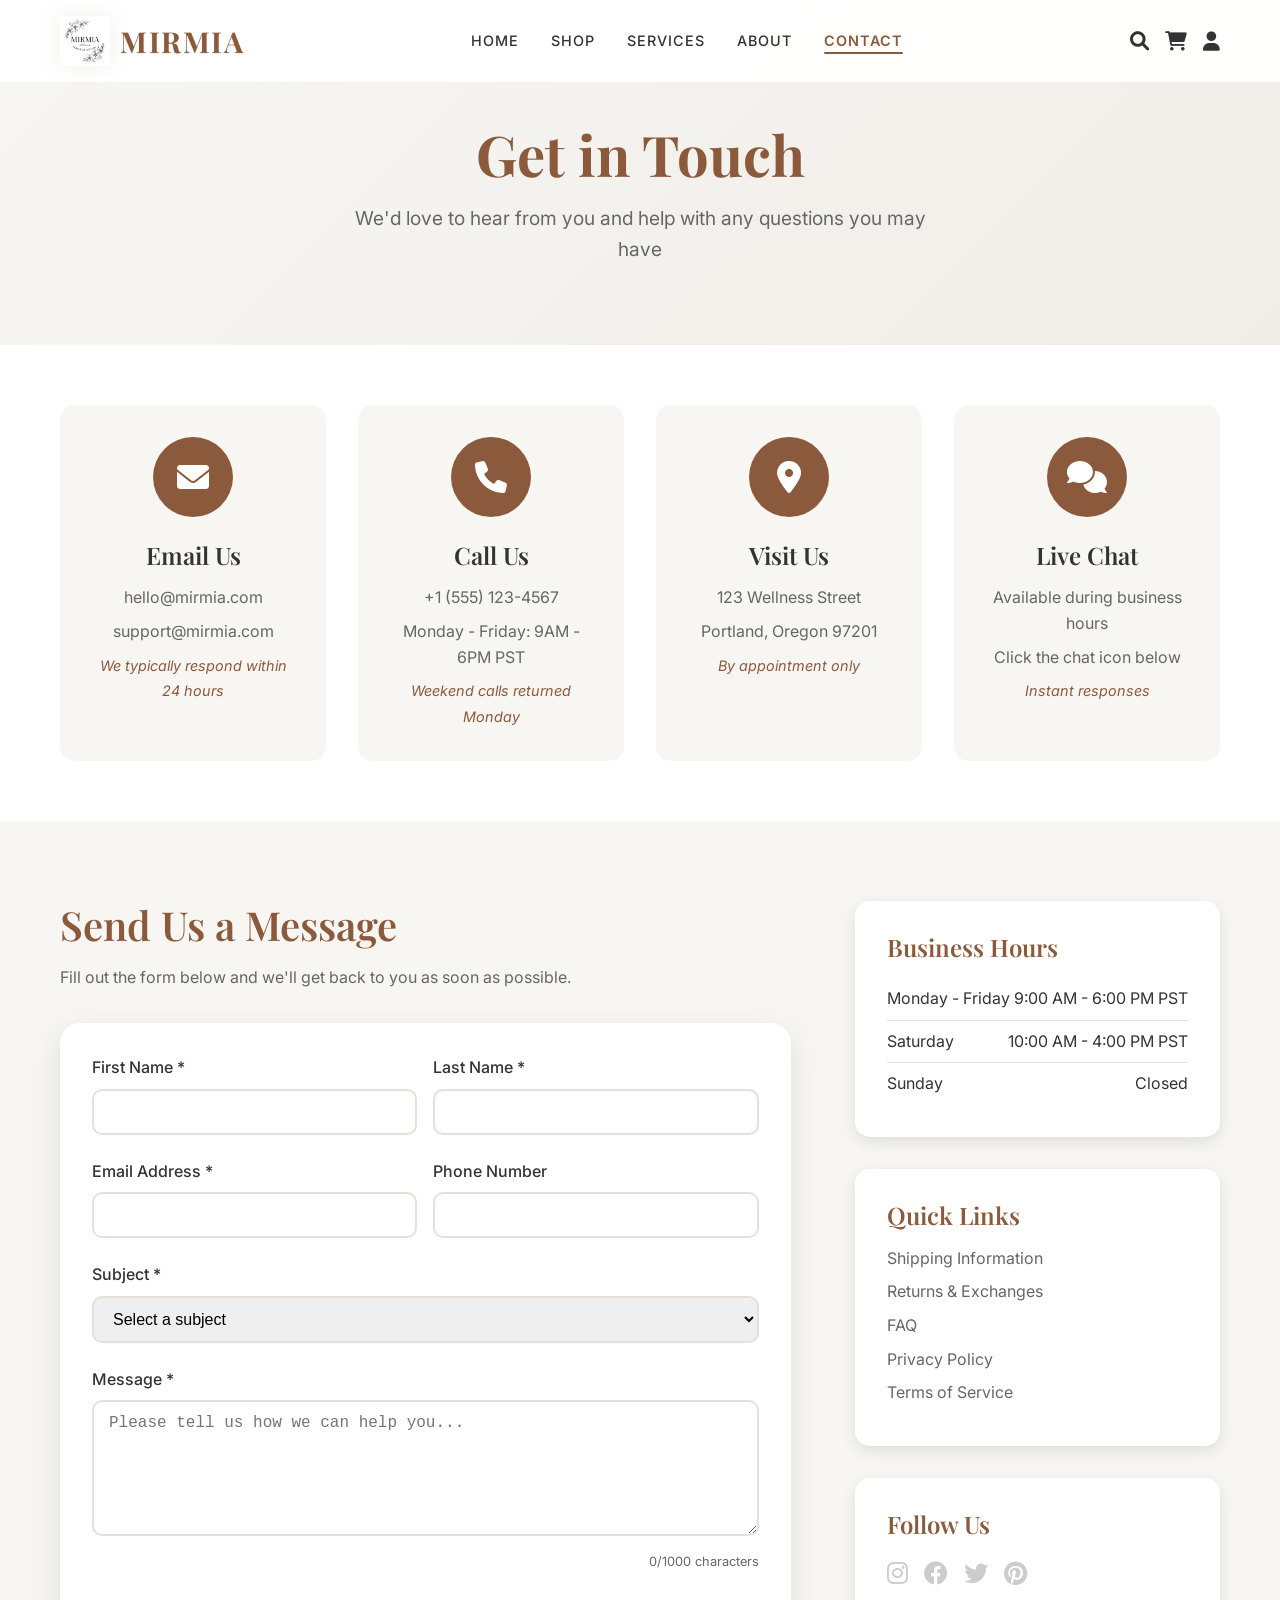
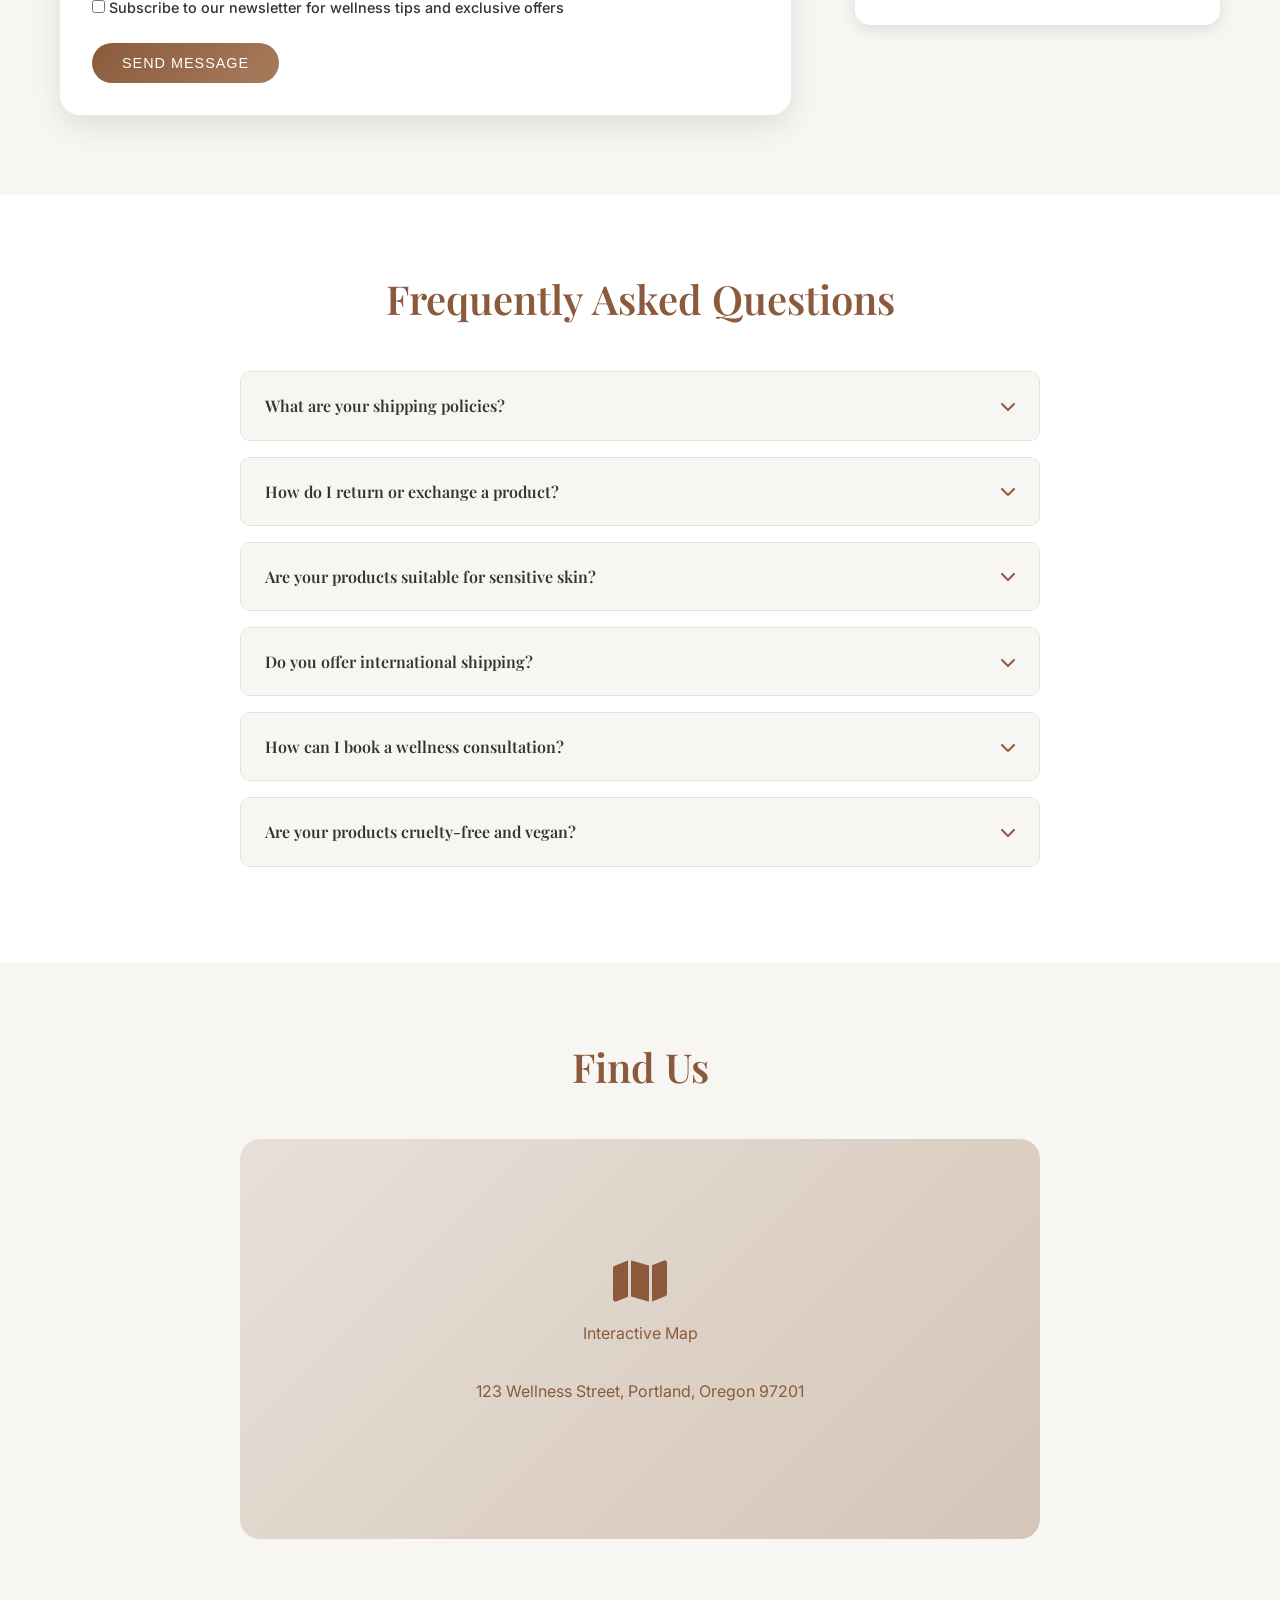
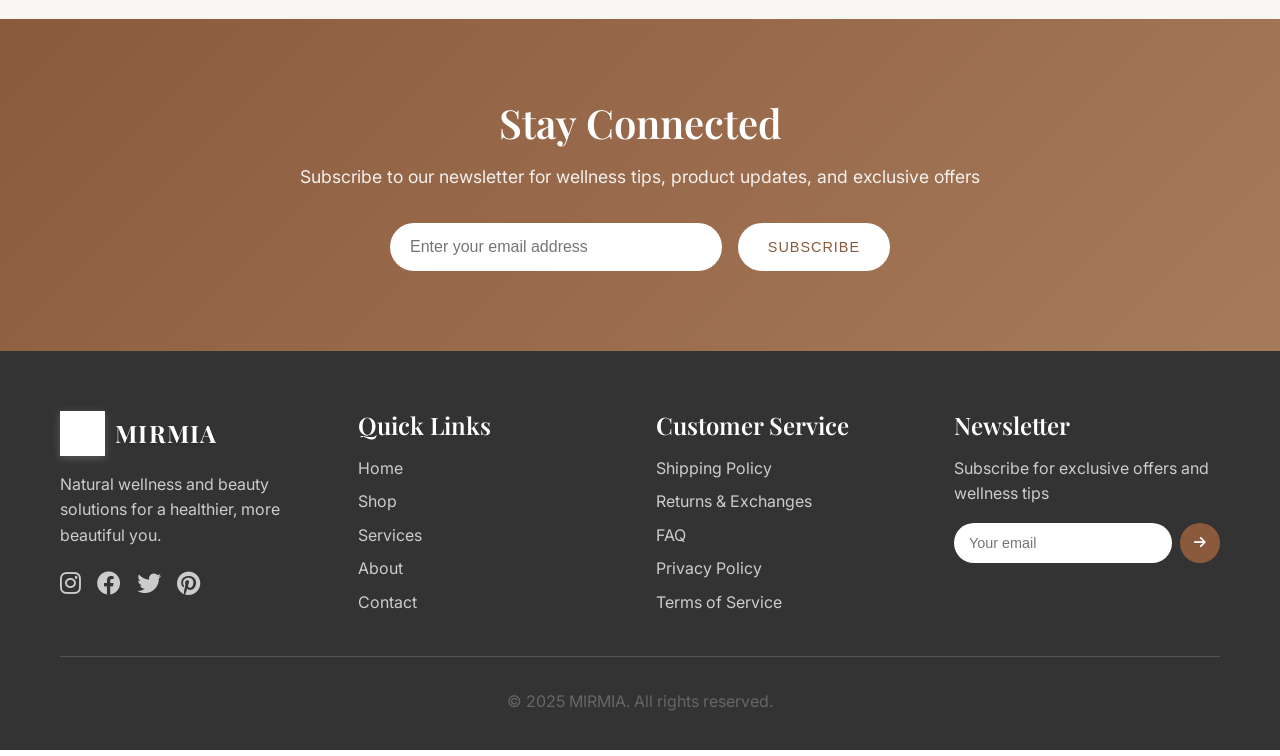
<file: contact.html>
<!DOCTYPE html>
<html lang="en">
<head>
    <meta charset="UTF-8">
    <meta name="viewport" content="width=device-width, initial-scale=1.0">
    <title>Contact - MIRMIA Natural Wellness & Beauty</title>
    <link rel="stylesheet" href="style.css">
    <link href="https://fonts.googleapis.com/css2?family=Playfair+Display:wght@400;500;600;700&family=Inter:wght@300;400;500;600&display=swap" rel="stylesheet">
    <link rel="stylesheet" href="https://cdnjs.cloudflare.com/ajax/libs/font-awesome/6.0.0/css/all.min.css">
</head>
<body>
    <!-- Navigation -->
    <nav class="navbar">
        <div class="nav-container">
            <div class="nav-logo">
                <a href="index.html" class="logo-link">
                    <img src="LOGO.png" alt="MIRMIA" class="logo-img">
                    <span class="logo-text">MIRMIA</span>
                </a>
            </div>
            <ul class="nav-menu">
                <li><a href="index.html" class="nav-link">HOME</a></li>
                <li><a href="shop.html" class="nav-link">SHOP</a></li>
                <li><a href="services.html" class="nav-link">SERVICES</a></li>
                <li><a href="about.html" class="nav-link">ABOUT</a></li>
                <li><a href="contact.html" class="nav-link active">CONTACT</a></li>
            </ul>
            <div class="nav-icons">
                <a href="#" class="nav-icon"><i class="fas fa-search"></i></a>
                <a href="cart.html" class="nav-icon"><i class="fas fa-shopping-cart"></i></a>
                <a href="#" class="nav-icon"><i class="fas fa-user"></i></a>
            </div>
            <div class="hamburger">
                <span></span>
                <span></span>
                <span></span>
            </div>
        </div>
    </nav>

    <!-- Contact Header -->
    <section class="contact-header">
        <div class="container">
            <h1>Get in Touch</h1>
            <p>We'd love to hear from you and help with any questions you may have</p>
        </div>
    </section>

    <!-- Contact Information -->
    <section class="contact-info-section">
        <div class="container">
            <div class="contact-info-grid">
                <div class="contact-info-card">
                    <div class="contact-icon">
                        <i class="fas fa-envelope"></i>
                    </div>
                    <h3>Email Us</h3>
                    <p>hello@mirmia.com</p>
                    <p>support@mirmia.com</p>
                    <span class="response-time">We typically respond within 24 hours</span>
                </div>
                <div class="contact-info-card">
                    <div class="contact-icon">
                        <i class="fas fa-phone"></i>
                    </div>
                    <h3>Call Us</h3>
                    <p>+1 (555) 123-4567</p>
                    <p>Monday - Friday: 9AM - 6PM PST</p>
                    <span class="response-time">Weekend calls returned Monday</span>
                </div>
                <div class="contact-info-card">
                    <div class="contact-icon">
                        <i class="fas fa-map-marker-alt"></i>
                    </div>
                    <h3>Visit Us</h3>
                    <p>123 Wellness Street</p>
                    <p>Portland, Oregon 97201</p>
                    <span class="response-time">By appointment only</span>
                </div>
                <div class="contact-info-card">
                    <div class="contact-icon">
                        <i class="fas fa-comments"></i>
                    </div>
                    <h3>Live Chat</h3>
                    <p>Available during business hours</p>
                    <p>Click the chat icon below</p>
                    <span class="response-time">Instant responses</span>
                </div>
            </div>
        </div>
    </section>

    <!-- Contact Form Section -->
    <section class="contact-form-section">
        <div class="container">
            <div class="contact-content">
                <div class="contact-form-container">
                    <h2>Send Us a Message</h2>
                    <p>Fill out the form below and we'll get back to you as soon as possible.</p>
                    <form class="contact-form" id="contact-form">
                        <div class="form-row">
                            <div class="form-group">
                                <label for="first-name">First Name *</label>
                                <input type="text" id="first-name" name="firstName" required>
                            </div>
                            <div class="form-group">
                                <label for="last-name">Last Name *</label>
                                <input type="text" id="last-name" name="lastName" required>
                            </div>
                        </div>
                        <div class="form-row">
                            <div class="form-group">
                                <label for="email">Email Address *</label>
                                <input type="email" id="email" name="email" required>
                            </div>
                            <div class="form-group">
                                <label for="phone">Phone Number</label>
                                <input type="tel" id="phone" name="phone">
                            </div>
                        </div>
                        <div class="form-group">
                            <label for="subject">Subject *</label>
                            <select id="subject" name="subject" required>
                                <option value="">Select a subject</option>
                                <option value="general">General Inquiry</option>
                                <option value="product">Product Question</option>
                                <option value="order">Order Status</option>
                                <option value="return">Returns & Exchanges</option>
                                <option value="consultation">Wellness Consultation</option>
                                <option value="wholesale">Wholesale Inquiry</option>
                                <option value="other">Other</option>
                            </select>
                        </div>
                        <div class="form-group">
                            <label for="message">Message *</label>
                            <textarea id="message" name="message" rows="6" required placeholder="Please tell us how we can help you..."></textarea>
                        </div>
                        <div class="form-group">
                            <label class="checkbox-label">
                                <input type="checkbox" name="newsletter" value="yes">
                                <span class="checkmark"></span>
                                Subscribe to our newsletter for wellness tips and exclusive offers
                            </label>
                        </div>
                        <button type="submit" class="btn btn-primary">Send Message</button>
                    </form>
                </div>
                <div class="contact-sidebar">
                    <div class="sidebar-section">
                        <h3>Business Hours</h3>
                        <div class="hours">
                            <div class="day">
                                <span>Monday - Friday</span>
                                <span>9:00 AM - 6:00 PM PST</span>
                            </div>
                            <div class="day">
                                <span>Saturday</span>
                                <span>10:00 AM - 4:00 PM PST</span>
                            </div>
                            <div class="day">
                                <span>Sunday</span>
                                <span>Closed</span>
                            </div>
                        </div>
                    </div>
                    <div class="sidebar-section">
                        <h3>Quick Links</h3>
                        <ul class="quick-links">
                            <li><a href="#">Shipping Information</a></li>
                            <li><a href="#">Returns & Exchanges</a></li>
                            <li><a href="#">FAQ</a></li>
                            <li><a href="#">Privacy Policy</a></li>
                            <li><a href="#">Terms of Service</a></li>
                        </ul>
                    </div>
                    <div class="sidebar-section">
                        <h3>Follow Us</h3>
                        <div class="social-links">
                            <a href="https://www.instagram.com/mirmia.mirmia/" target="_blank"><i class="fab fa-instagram"></i></a>
                            <a href="#"><i class="fab fa-facebook"></i></a>
                            <a href="#"><i class="fab fa-twitter"></i></a>
                            <a href="#"><i class="fab fa-pinterest"></i></a>
                        </div>
                    </div>
                </div>
            </div>
        </div>
    </section>

    <!-- FAQ Section -->
    <section class="faq-section">
        <div class="container">
            <h2>Frequently Asked Questions</h2>
            <div class="faq-grid">
                <div class="faq-item">
                    <div class="faq-question">
                        <h4>What are your shipping policies?</h4>
                        <i class="fas fa-chevron-down"></i>
                    </div>
                    <div class="faq-answer">
                        <p>We offer free shipping on orders over $100. Standard shipping takes 3-5 business days, while express shipping (2-3 business days) is available for an additional fee. All orders are shipped from our facility in Portland, Oregon.</p>
                    </div>
                </div>
                <div class="faq-item">
                    <div class="faq-question">
                        <h4>How do I return or exchange a product?</h4>
                        <i class="fas fa-chevron-down"></i>
                    </div>
                    <div class="faq-answer">
                        <p>We accept returns within 30 days of purchase for unused, unopened products in their original packaging. To initiate a return, please contact our customer service team with your order number and reason for return.</p>
                    </div>
                </div>
                <div class="faq-item">
                    <div class="faq-question">
                        <h4>Are your products suitable for sensitive skin?</h4>
                        <i class="fas fa-chevron-down"></i>
                    </div>
                    <div class="faq-answer">
                        <p>Yes, our products are formulated with sensitive skin in mind. However, we always recommend doing a patch test before full application. If you have specific concerns, please consult with our wellness team.</p>
                    </div>
                </div>
                <div class="faq-item">
                    <div class="faq-question">
                        <h4>Do you offer international shipping?</h4>
                        <i class="fas fa-chevron-down"></i>
                    </div>
                    <div class="faq-answer">
                        <p>Currently, we ship to the United States and Canada. International shipping may be available for wholesale orders. Please contact us for more information about international shipping options.</p>
                    </div>
                </div>
                <div class="faq-item">
                    <div class="faq-question">
                        <h4>How can I book a wellness consultation?</h4>
                        <i class="fas fa-chevron-down"></i>
                    </div>
                    <div class="faq-answer">
                        <p>You can book a consultation through our services page or by contacting us directly. We offer both in-person and virtual consultations to accommodate your schedule and location.</p>
                    </div>
                </div>
                <div class="faq-item">
                    <div class="faq-question">
                        <h4>Are your products cruelty-free and vegan?</h4>
                        <i class="fas fa-chevron-down"></i>
                    </div>
                    <div class="faq-answer">
                        <p>Yes, all our products are cruelty-free and most are vegan. We clearly label all products that are 100% vegan. We never test on animals and are certified by Leaping Bunny.</p>
                    </div>
                </div>
            </div>
        </div>
    </section>

    <!-- Map Section -->
    <section class="map-section">
        <div class="container">
            <h2>Find Us</h2>
            <div class="map-container">
                <div class="map-placeholder">
                    <i class="fas fa-map"></i>
                    <p>Interactive Map</p>
                    <p>123 Wellness Street, Portland, Oregon 97201</p>
                </div>
            </div>
        </div>
    </section>

    <!-- Newsletter Section -->
    <section class="newsletter">
        <div class="container">
            <div class="newsletter-content">
                <h2>Stay Connected</h2>
                <p>Subscribe to our newsletter for wellness tips, product updates, and exclusive offers</p>
                <form class="newsletter-form">
                    <input type="email" placeholder="Enter your email address" required>
                    <button type="submit" class="btn btn-primary">Subscribe</button>
                </form>
            </div>
        </div>
    </section>

    <!-- Footer -->
    <footer class="footer">
        <div class="container">
            <div class="footer-content">
                <div class="footer-section">
                    <div class="footer-logo">
                        <a href="index.html" class="logo-link">
                            <img src="LOGO.png" alt="MIRMIA" class="logo-img">
                            <span class="logo-text">MIRMIA</span>
                        </a>
                    </div>
                    <p>Natural wellness and beauty solutions for a healthier, more beautiful you.</p>
                    <div class="social-links">
                        <a href="https://www.instagram.com/mirmia.mirmia/" target="_blank"><i class="fab fa-instagram"></i></a>
                        <a href="#"><i class="fab fa-facebook"></i></a>
                        <a href="#"><i class="fab fa-twitter"></i></a>
                        <a href="#"><i class="fab fa-pinterest"></i></a>
                    </div>
                </div>
                <div class="footer-section">
                    <h3>Quick Links</h3>
                    <ul>
                        <li><a href="index.html">Home</a></li>
                        <li><a href="shop.html">Shop</a></li>
                        <li><a href="services.html">Services</a></li>
                        <li><a href="about.html">About</a></li>
                        <li><a href="contact.html">Contact</a></li>
                    </ul>
                </div>
                <div class="footer-section">
                    <h3>Customer Service</h3>
                    <ul>
                        <li><a href="#">Shipping Policy</a></li>
                        <li><a href="#">Returns & Exchanges</a></li>
                        <li><a href="#">FAQ</a></li>
                        <li><a href="#">Privacy Policy</a></li>
                        <li><a href="#">Terms of Service</a></li>
                    </ul>
                </div>
                <div class="footer-section">
                    <h3>Newsletter</h3>
                    <p>Subscribe for exclusive offers and wellness tips</p>
                    <form class="footer-newsletter">
                        <input type="email" placeholder="Your email" required>
                        <button type="submit"><i class="fas fa-arrow-right"></i></button>
                    </form>
                </div>
            </div>
            <div class="footer-bottom">
                <p>&copy; 2025 MIRMIA. All rights reserved.</p>
            </div>
        </div>
    </footer>

    <script src="main.js"></script>
    <script src="contact.js"></script>
</body>
</html>
</file>
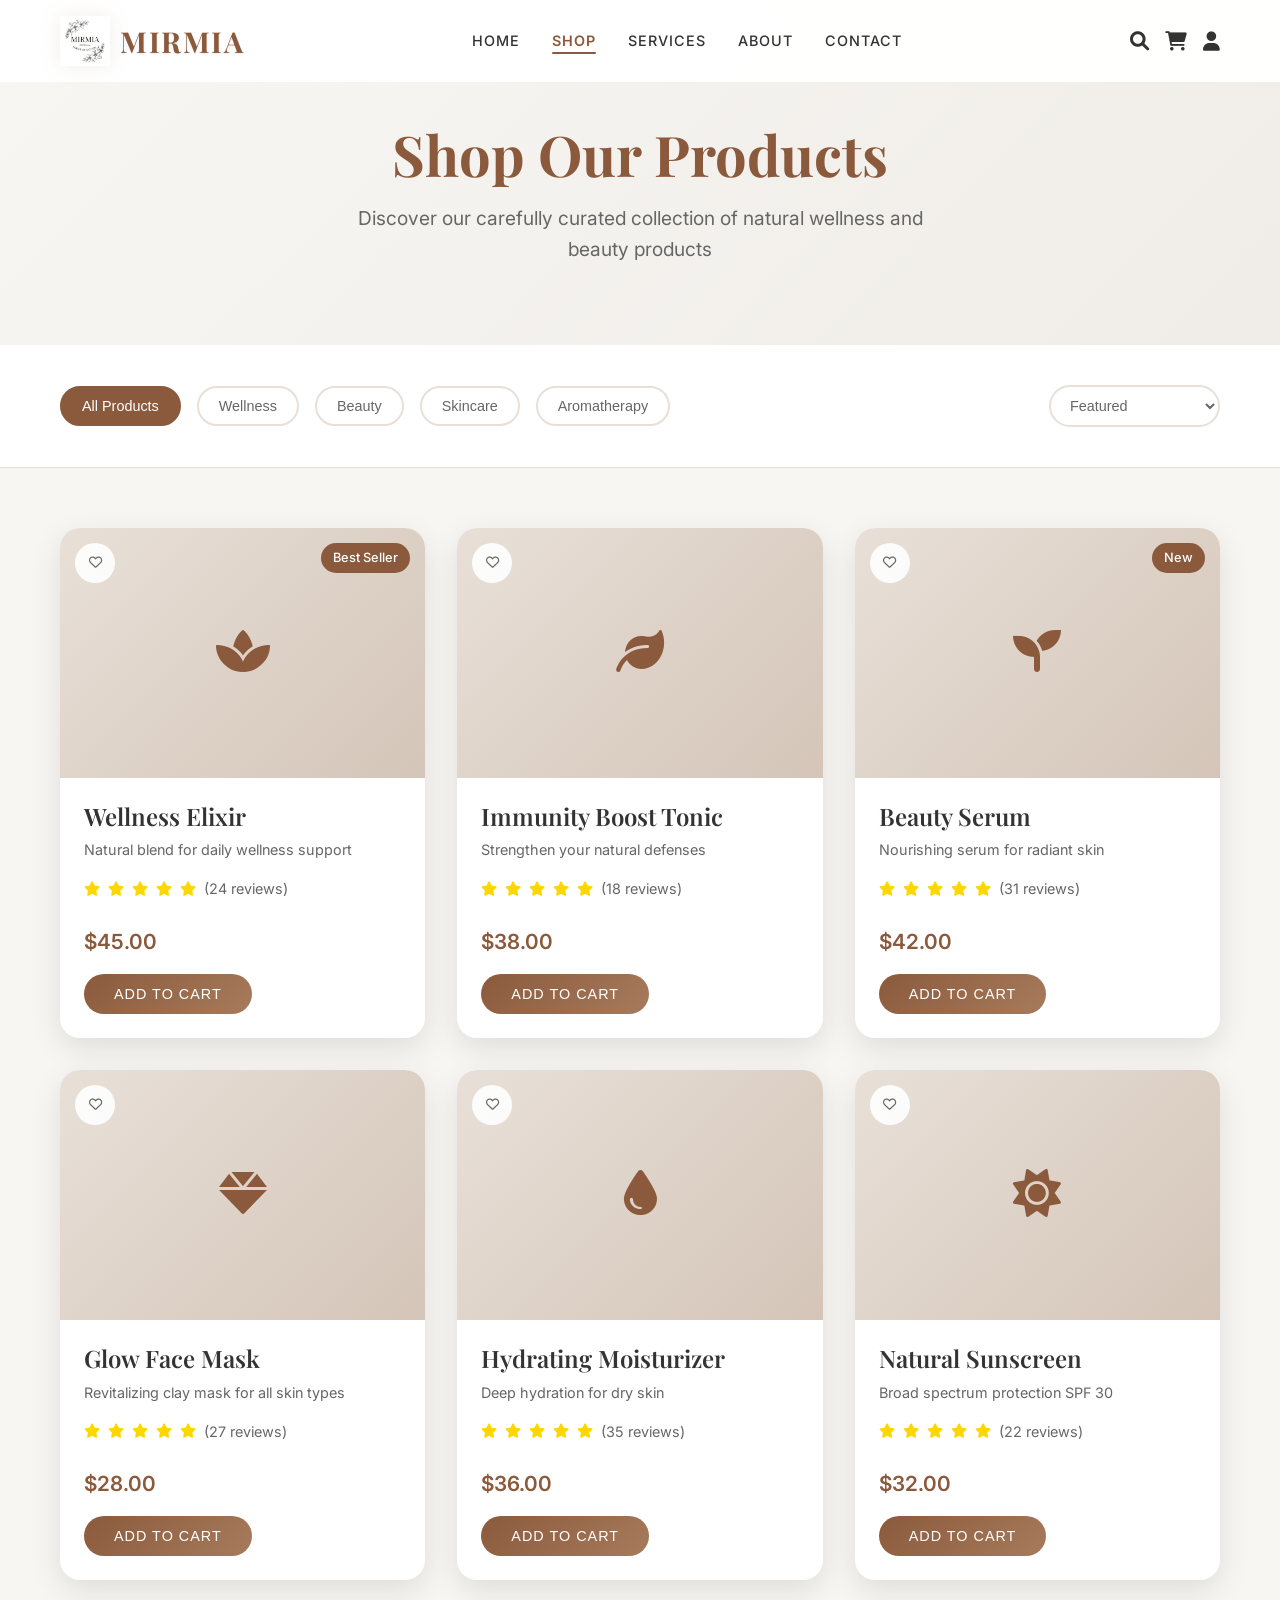
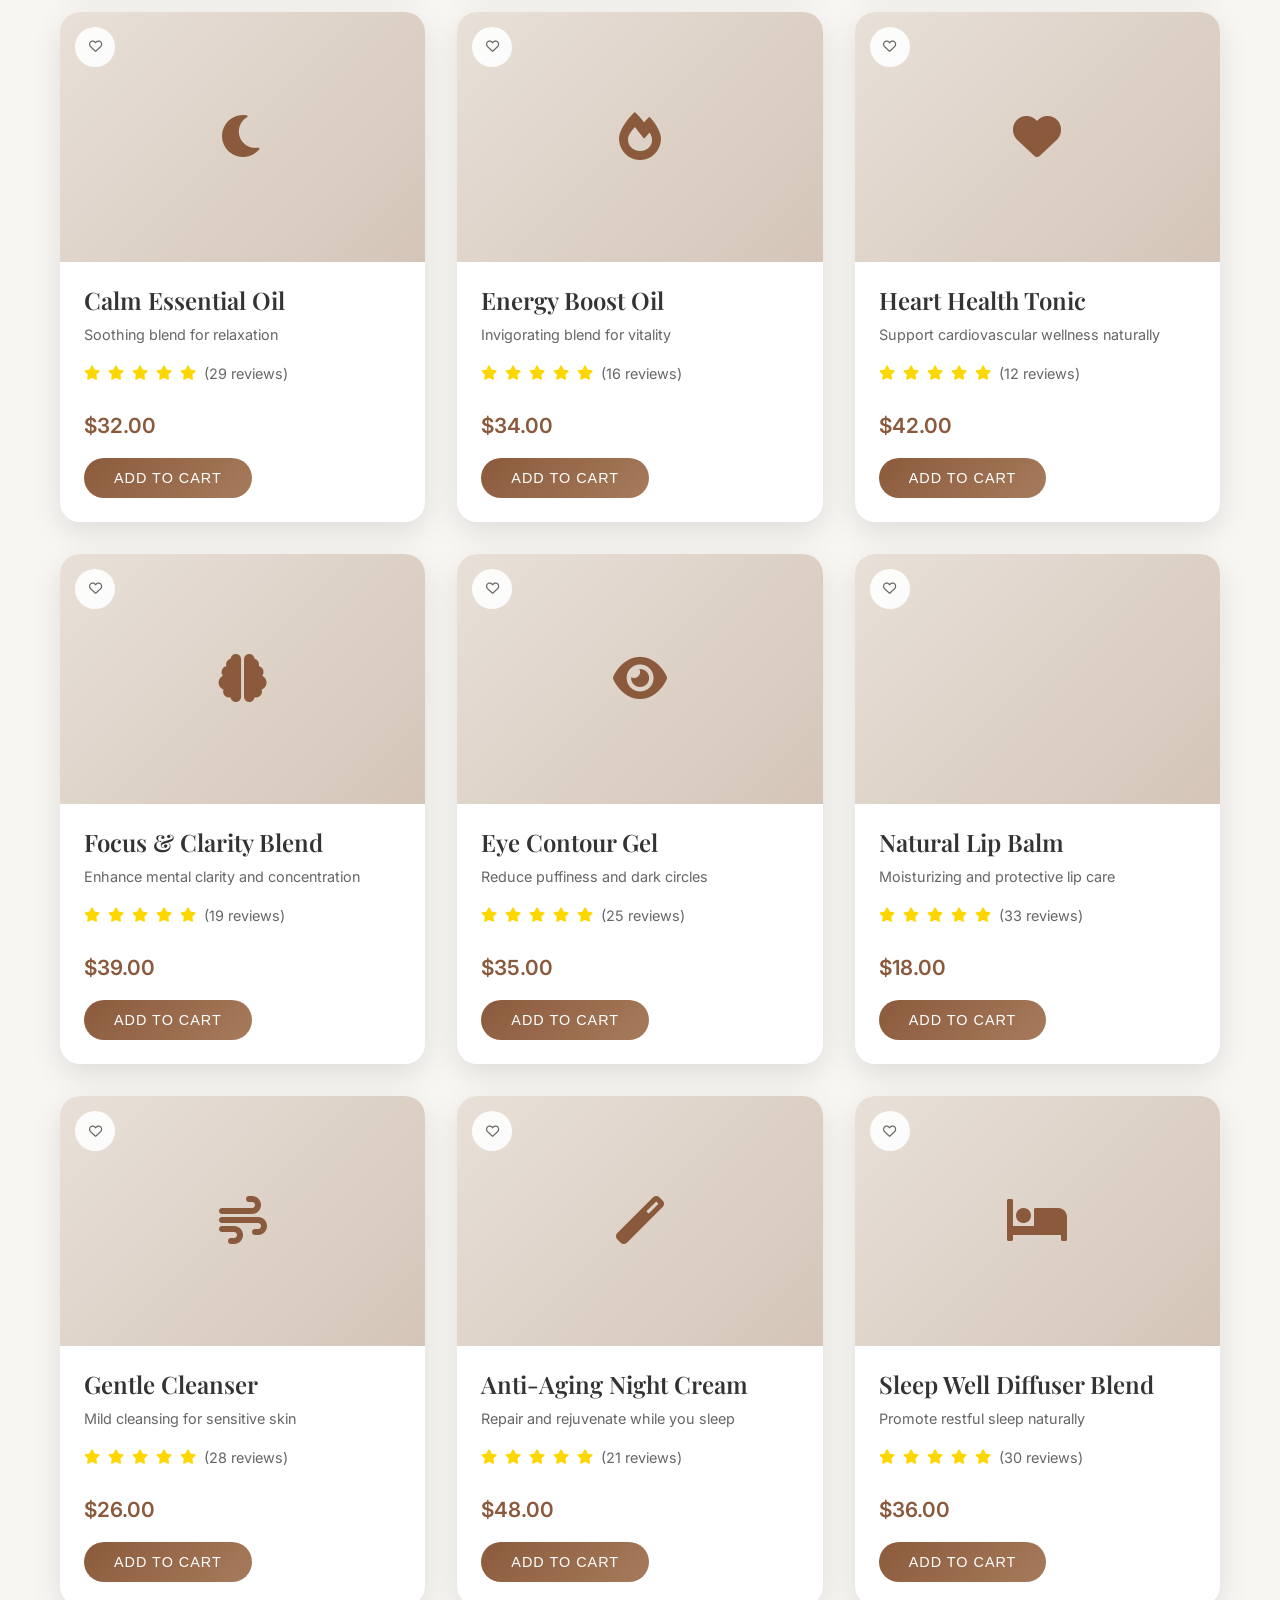
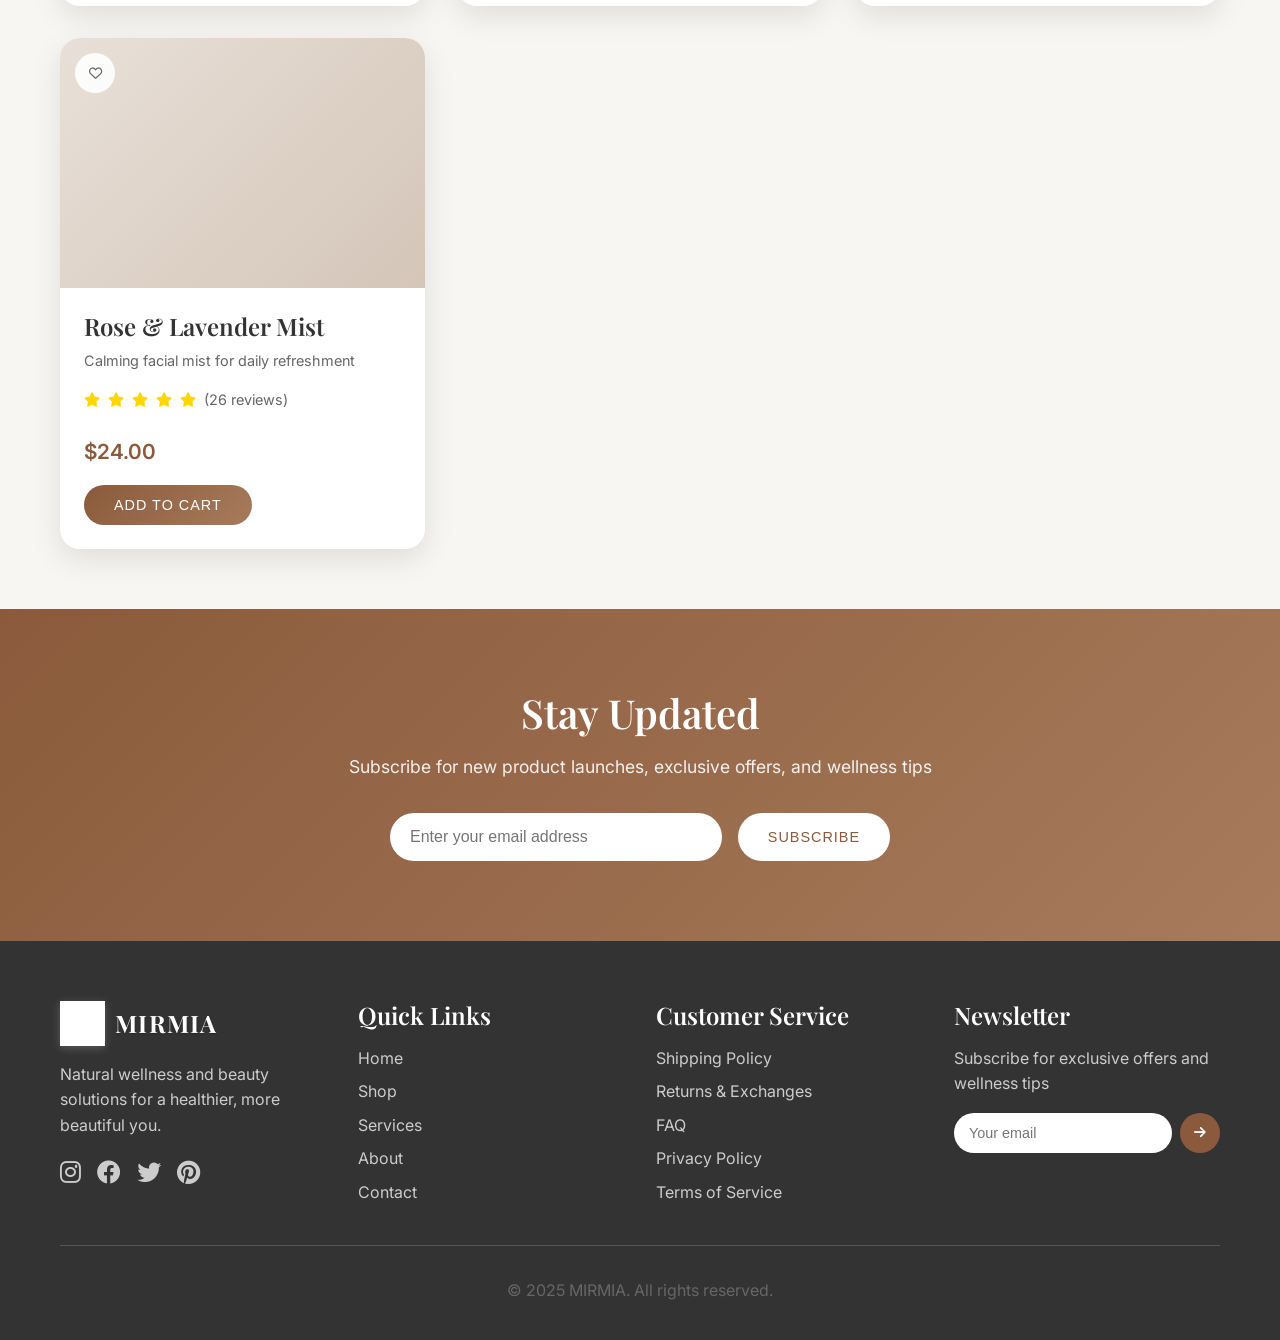
<file: product-detail.html>
<!DOCTYPE html>
<html lang="en">
<head>
    <meta charset="UTF-8">
    <meta name="viewport" content="width=device-width, initial-scale=1.0">
    <title>Product Detail - MIRMIA Natural Wellness & Beauty</title>
    <link rel="stylesheet" href="style.css">
    <link href="https://fonts.googleapis.com/css2?family=Playfair+Display:wght@400;500;600;700&family=Inter:wght@300;400;500;600&display=swap" rel="stylesheet">
    <link rel="stylesheet" href="https://cdnjs.cloudflare.com/ajax/libs/font-awesome/6.0.0/css/all.min.css">
</head>
<body>
    <!-- Navigation -->
    <nav class="navbar">
        <div class="nav-container">
            <div class="nav-logo">
                <a href="index.html" class="logo-link">
                    <img src="LOGO.png" alt="MIRMIA" class="logo-img">
                    <span class="logo-text">MIRMIA</span>
                </a>
            </div>
            <ul class="nav-menu">
                <li><a href="index.html" class="nav-link">HOME</a></li>
                <li><a href="shop.html" class="nav-link">SHOP</a></li>
                <li><a href="services.html" class="nav-link">SERVICES</a></li>
                <li><a href="about.html" class="nav-link">ABOUT</a></li>
                <li><a href="contact.html" class="nav-link">CONTACT</a></li>
            </ul>
            <div class="nav-icons">
                <a href="#" class="nav-icon"><i class="fas fa-search"></i></a>
                <a href="cart.html" class="nav-icon"><i class="fas fa-shopping-cart"></i></a>
                <a href="#" class="nav-icon"><i class="fas fa-user"></i></a>
            </div>
            <div class="hamburger">
                <span></span>
                <span></span>
                <span></span>
            </div>
        </div>
    </nav>

    <!-- Product Detail Content -->
    <section class="product-detail">
        <div class="container">
            <div class="product-detail-layout">
                <!-- Product Images -->
                <div class="product-images">
                    <div class="main-image">
                        <div class="product-placeholder large">
                            <i id="product-icon" class="fas fa-spa"></i>
                        </div>
                    </div>
                    <div class="thumbnail-images">
                        <div class="thumbnail active">
                            <div class="product-placeholder small">
                                <i id="product-icon-thumb1" class="fas fa-spa"></i>
                            </div>
                        </div>
                        <div class="thumbnail">
                            <div class="product-placeholder small">
                                <i id="product-icon-thumb2" class="fas fa-leaf"></i>
                            </div>
                        </div>
                        <div class="thumbnail">
                            <div class="product-placeholder small">
                                <i id="product-icon-thumb3" class="fas fa-seedling"></i>
                            </div>
                        </div>
                    </div>
                </div>

                <!-- Product Info -->
                <div class="product-info-detail">
                    <nav class="breadcrumb">
                        <a href="shop.html">Shop</a>
                        <span>/</span>
                        <span id="product-category">Wellness</span>
                        <span>/</span>
                        <span id="product-name-breadcrumb">Product</span>
                    </nav>

                    <h1 id="product-name">Product Name</h1>
                    <div class="product-rating">
                        <i class="fas fa-star"></i>
                        <i class="fas fa-star"></i>
                        <i class="fas fa-star"></i>
                        <i class="fas fa-star"></i>
                        <i class="fas fa-star"></i>
                        <span>(24 reviews)</span>
                    </div>

                    <div class="product-price-detail">
                        <span id="product-price">$45.00</span>
                    </div>

                    <div class="product-description-detail">
                        <p id="product-description">Product description will be loaded here.</p>
                    </div>

                    <div class="product-features">
                        <h3>Key Features</h3>
                        <ul>
                            <li><i class="fas fa-check"></i> 100% Natural Ingredients</li>
                            <li><i class="fas fa-check"></i> Cruelty-Free</li>
                            <li><i class="fas fa-check"></i> Vegan-Friendly</li>
                            <li><i class="fas fa-check"></i> Made in Small Batches</li>
                        </ul>
                    </div>

                    <div class="product-options">
                        <div class="quantity-selector">
                            <label for="quantity">Quantity:</label>
                            <div class="quantity-controls">
                                <button class="quantity-btn minus" id="quantity-minus">
                                    <i class="fas fa-minus"></i>
                                </button>
                                <input type="number" id="quantity" value="1" min="1" max="99">
                                <button class="quantity-btn plus" id="quantity-plus">
                                    <i class="fas fa-plus"></i>
                                </button>
                            </div>
                        </div>
                    </div>

                    <div class="product-actions">
                        <button class="btn btn-primary add-to-cart-detail" id="add-to-cart-detail">
                            <i class="fas fa-shopping-cart"></i>
                            Add to Cart
                        </button>
                        <button class="btn btn-outline wishlist-detail" id="wishlist-detail">
                            <i class="far fa-heart"></i>
                            Add to Wishlist
                        </button>
                    </div>

                    <div class="product-meta">
                        <div class="meta-item">
                            <span class="meta-label">Category:</span>
                            <span id="product-category-display">Wellness</span>
                        </div>
                        <div class="meta-item">
                            <span class="meta-label">SKU:</span>
                            <span id="product-sku">MIR-001</span>
                        </div>
                        <div class="meta-item">
                            <span class="meta-label">Availability:</span>
                            <span class="in-stock">In Stock</span>
                        </div>
                    </div>
                </div>
            </div>
        </div>
    </section>

    <!-- Product Details Tabs -->
    <section class="product-tabs">
        <div class="container">
            <div class="tabs-container">
                <div class="tabs-header">
                    <button class="tab-btn active" data-tab="description">Description</button>
                    <button class="tab-btn" data-tab="ingredients">Ingredients</button>
                    <button class="tab-btn" data-tab="usage">How to Use</button>
                    <button class="tab-btn" data-tab="reviews">Reviews</button>
                </div>
                
                <div class="tab-content">
                    <div class="tab-pane active" id="description">
                        <h3>Product Description</h3>
                        <p id="detailed-description">Detailed product description will be loaded here.</p>
                    </div>
                    
                    <div class="tab-pane" id="ingredients">
                        <h3>Ingredients</h3>
                        <p>Our products are made with the finest natural ingredients, carefully selected for their efficacy and safety. Each ingredient is sourced from sustainable and ethical suppliers.</p>
                        <ul id="ingredients-list">
                            <li>Organic Aloe Vera</li>
                            <li>Natural Essential Oils</li>
                            <li>Plant-Based Extracts</li>
                            <li>Mineral-Rich Clays</li>
                        </ul>
                    </div>
                    
                    <div class="tab-pane" id="usage">
                        <h3>How to Use</h3>
                        <p>Follow these simple steps to get the most out of your product:</p>
                        <ol>
                            <li>Start with clean, dry skin</li>
                            <li>Apply a small amount to the desired area</li>
                            <li>Gently massage in circular motions</li>
                            <li>Use as directed for best results</li>
                        </ol>
                    </div>
                    
                    <div class="tab-pane" id="reviews">
                        <h3>Customer Reviews</h3>
                        <div class="reviews-summary">
                            <div class="average-rating">
                                <span class="rating-number">4.8</span>
                                <div class="stars">
                                    <i class="fas fa-star"></i>
                                    <i class="fas fa-star"></i>
                                    <i class="fas fa-star"></i>
                                    <i class="fas fa-star"></i>
                                    <i class="fas fa-star"></i>
                                </div>
                                <span class="total-reviews">Based on 24 reviews</span>
                            </div>
                        </div>
                        <div class="reviews-list">
                            <div class="review-item">
                                <div class="review-header">
                                    <div class="reviewer-name">Sarah M.</div>
                                    <div class="review-rating">
                                        <i class="fas fa-star"></i>
                                        <i class="fas fa-star"></i>
                                        <i class="fas fa-star"></i>
                                        <i class="fas fa-star"></i>
                                        <i class="fas fa-star"></i>
                                    </div>
                                </div>
                                <p class="review-text">"Amazing product! I've been using it for a month and the results are incredible. Highly recommend!"</p>
                            </div>
                        </div>
                    </div>
                </div>
            </div>
        </div>
    </section>

    <!-- Related Products -->
    <section class="related-products">
        <div class="container">
            <h2>You Might Also Like</h2>
            <div class="products-grid" id="related-products-grid">
                <!-- Related products will be loaded here -->
            </div>
        </div>
    </section>

    <!-- Newsletter Section -->
    <section class="newsletter">
        <div class="container">
            <div class="newsletter-content">
                <h2>Stay Updated</h2>
                <p>Subscribe for new product launches, exclusive offers, and wellness tips</p>
                <form class="newsletter-form">
                    <input type="email" placeholder="Enter your email address" required>
                    <button type="submit" class="btn btn-primary">Subscribe</button>
                </form>
            </div>
        </div>
    </section>

    <!-- Footer -->
    <footer class="footer">
        <div class="container">
            <div class="footer-content">
                <div class="footer-section">
                    <div class="footer-logo">
                        <a href="index.html" class="logo-link">
                            <img src="LOGO.png" alt="MIRMIA" class="logo-img">
                            <span class="logo-text">MIRMIA</span>
                        </a>
                    </div>
                    <p>Natural wellness and beauty solutions for a healthier, more beautiful you.</p>
                    <div class="social-links">
                        <a href="https://www.instagram.com/mirmia.mirmia/" target="_blank"><i class="fab fa-instagram"></i></a>
                        <a href="#"><i class="fab fa-facebook"></i></a>
                        <a href="#"><i class="fab fa-twitter"></i></a>
                        <a href="#"><i class="fab fa-pinterest"></i></a>
                    </div>
                </div>
                <div class="footer-section">
                    <h3>Quick Links</h3>
                    <ul>
                        <li><a href="index.html">Home</a></li>
                        <li><a href="shop.html">Shop</a></li>
                        <li><a href="services.html">Services</a></li>
                        <li><a href="about.html">About</a></li>
                        <li><a href="contact.html">Contact</a></li>
                    </ul>
                </div>
                <div class="footer-section">
                    <h3>Customer Service</h3>
                    <ul>
                        <li><a href="#">Shipping Policy</a></li>
                        <li><a href="#">Returns & Exchanges</a></li>
                        <li><a href="#">FAQ</a></li>
                        <li><a href="#">Privacy Policy</a></li>
                        <li><a href="#">Terms of Service</a></li>
                    </ul>
                </div>
                <div class="footer-section">
                    <h3>Newsletter</h3>
                    <p>Subscribe for exclusive offers and wellness tips</p>
                    <form class="footer-newsletter">
                        <input type="email" placeholder="Your email" required>
                        <button type="submit"><i class="fas fa-arrow-right"></i></button>
                    </form>
                </div>
            </div>
            <div class="footer-bottom">
                <p>&copy; 2025 MIRMIA. All rights reserved.</p>
            </div>
        </div>
    </footer>

    <script src="main.js"></script>
    <script src="product-detail.js"></script>
</body>
</html>
</file>
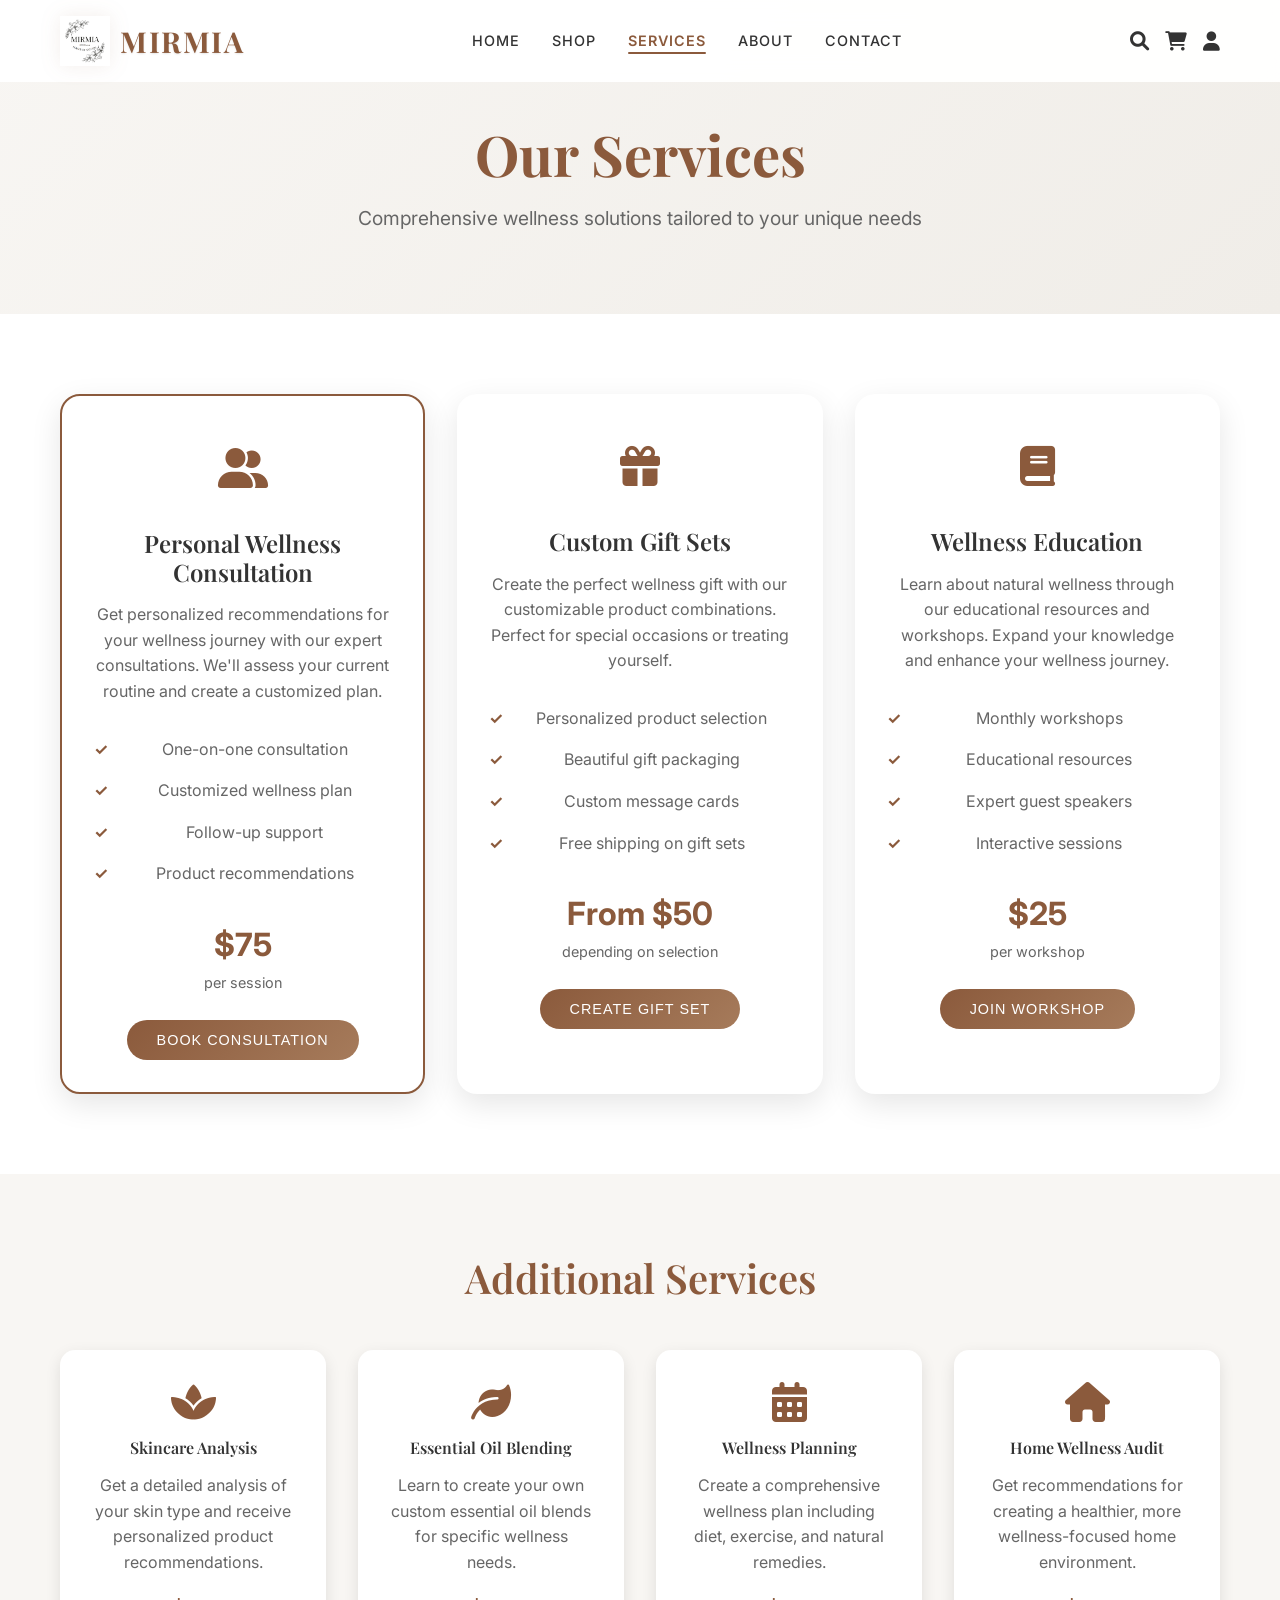
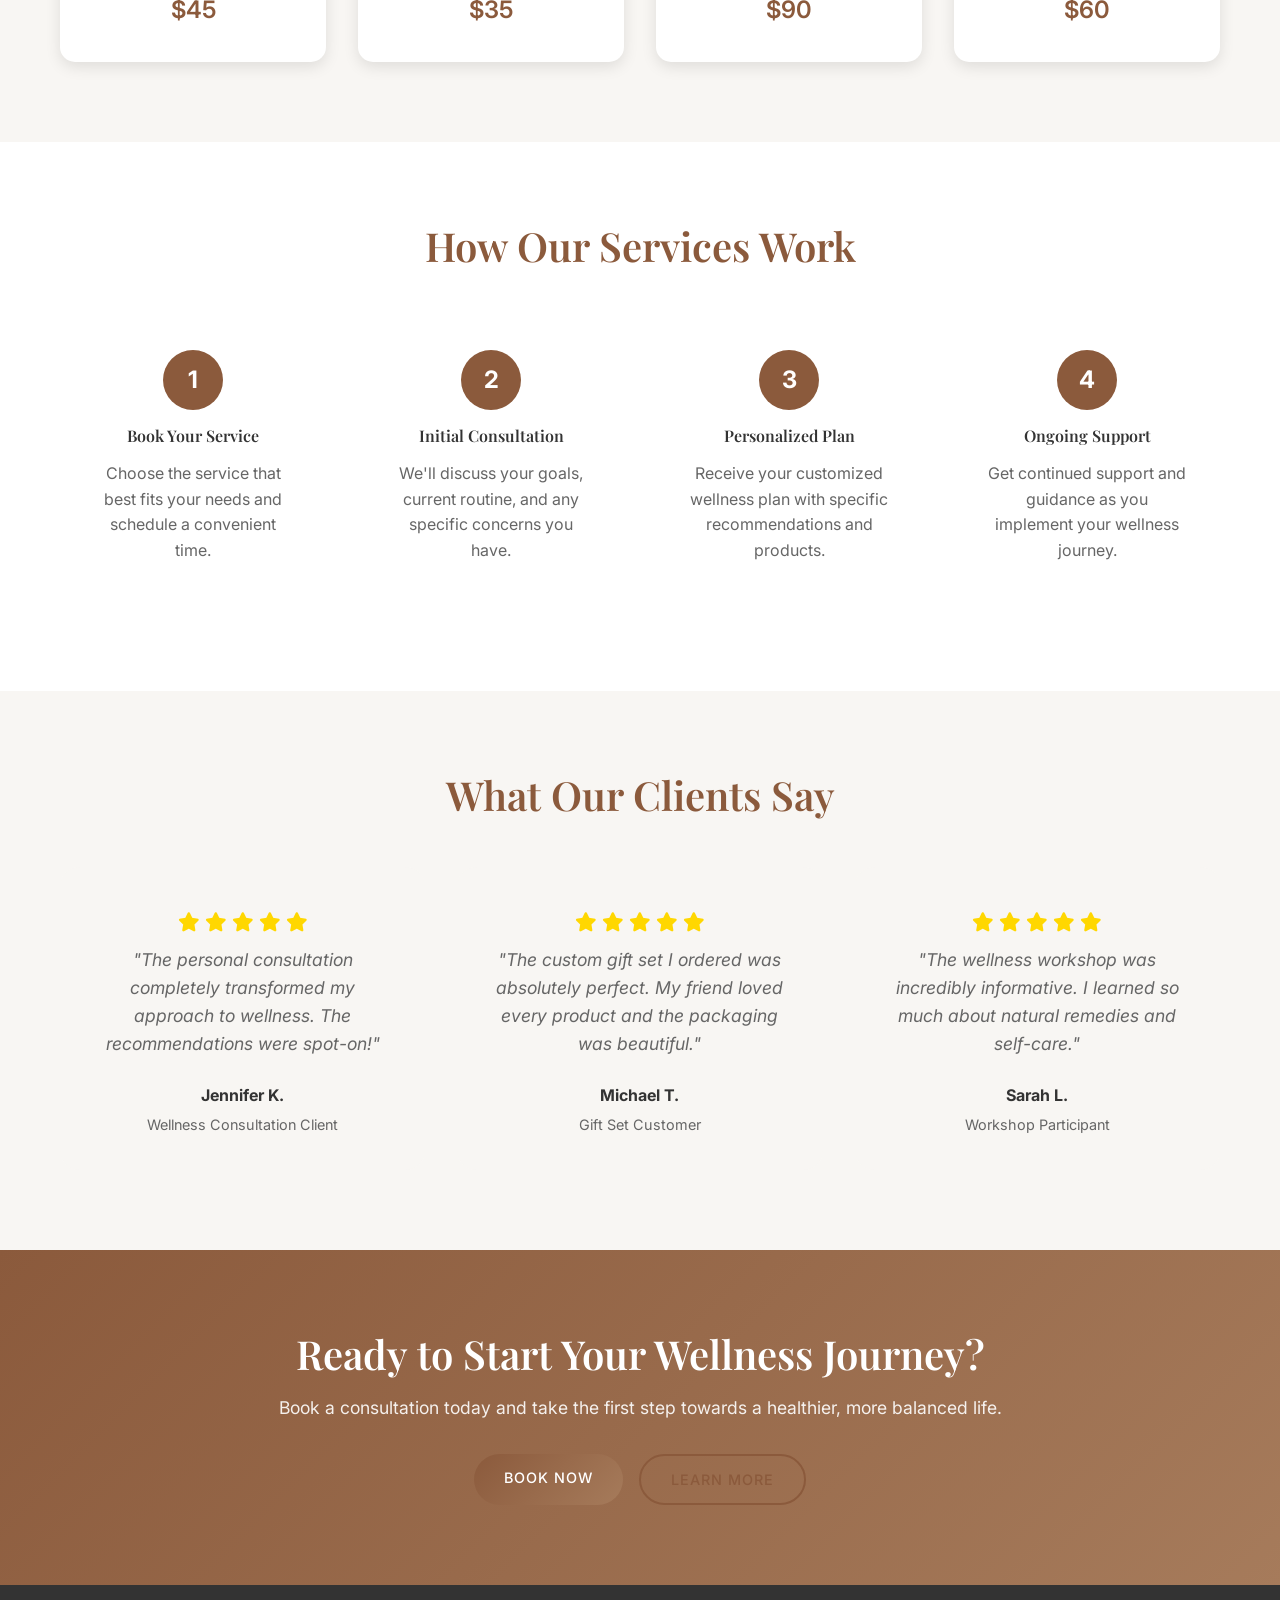
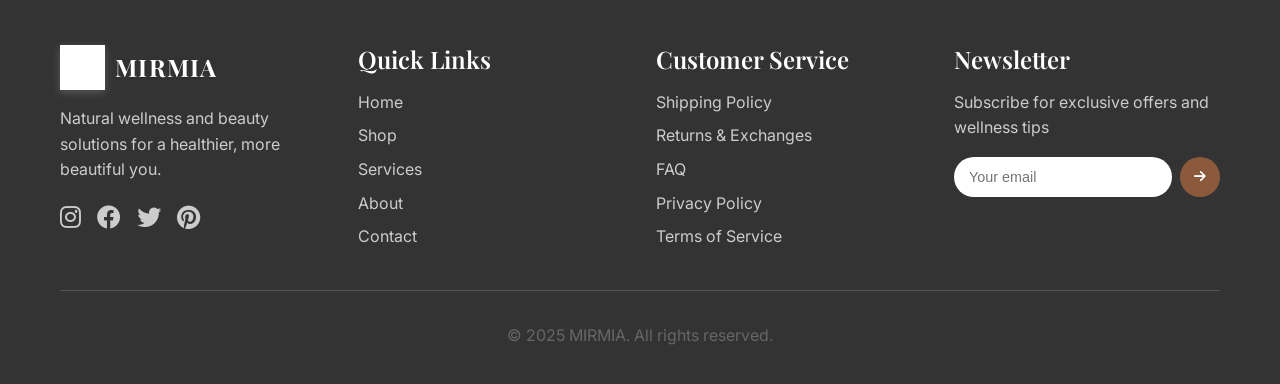
<file: services.html>
<!DOCTYPE html>
<html lang="en">
<head>
    <meta charset="UTF-8">
    <meta name="viewport" content="width=device-width, initial-scale=1.0">
    <title>Services - MIRMIA Natural Wellness & Beauty</title>
    <link rel="stylesheet" href="style.css">
    <link href="https://fonts.googleapis.com/css2?family=Playfair+Display:wght@400;500;600;700&family=Inter:wght@300;400;500;600&display=swap" rel="stylesheet">
    <link rel="stylesheet" href="https://cdnjs.cloudflare.com/ajax/libs/font-awesome/6.0.0/css/all.min.css">
</head>
<body>
    <!-- Navigation -->
    <nav class="navbar">
        <div class="nav-container">
            <div class="nav-logo">
                <a href="index.html" class="logo-link">
                    <img src="LOGO.png" alt="MIRMIA" class="logo-img">
                    <span class="logo-text">MIRMIA</span>
                </a>
            </div>
            <ul class="nav-menu">
                <li><a href="index.html" class="nav-link">HOME</a></li>
                <li><a href="shop.html" class="nav-link">SHOP</a></li>
                <li><a href="services.html" class="nav-link active">SERVICES</a></li>
                <li><a href="about.html" class="nav-link">ABOUT</a></li>
                <li><a href="contact.html" class="nav-link">CONTACT</a></li>
            </ul>
            <div class="nav-icons">
                <a href="#" class="nav-icon"><i class="fas fa-search"></i></a>
                <a href="cart.html" class="nav-icon"><i class="fas fa-shopping-cart"></i></a>
                <a href="#" class="nav-icon"><i class="fas fa-user"></i></a>
            </div>
            <div class="hamburger">
                <span></span>
                <span></span>
                <span></span>
            </div>
        </div>
    </nav>

    <!-- Services Header -->
    <section class="services-header">
        <div class="container">
            <h1>Our Services</h1>
            <p>Comprehensive wellness solutions tailored to your unique needs</p>
        </div>
    </section>

    <!-- Main Services -->
    <section class="main-services">
        <div class="container">
            <div class="services-grid">
                <div class="service-card featured">
                    <div class="service-icon">
                        <i class="fas fa-user-friends"></i>
                    </div>
                    <h3>Personal Wellness Consultation</h3>
                    <p>Get personalized recommendations for your wellness journey with our expert consultations. We'll assess your current routine and create a customized plan.</p>
                    <ul class="service-features">
                        <li>One-on-one consultation</li>
                        <li>Customized wellness plan</li>
                        <li>Follow-up support</li>
                        <li>Product recommendations</li>
                    </ul>
                    <div class="service-price">
                        <span class="price">$75</span>
                        <span class="duration">per session</span>
                    </div>
                    <button class="btn btn-primary">Book Consultation</button>
                </div>

                <div class="service-card">
                    <div class="service-icon">
                        <i class="fas fa-gift"></i>
                    </div>
                    <h3>Custom Gift Sets</h3>
                    <p>Create the perfect wellness gift with our customizable product combinations. Perfect for special occasions or treating yourself.</p>
                    <ul class="service-features">
                        <li>Personalized product selection</li>
                        <li>Beautiful gift packaging</li>
                        <li>Custom message cards</li>
                        <li>Free shipping on gift sets</li>
                    </ul>
                    <div class="service-price">
                        <span class="price">From $50</span>
                        <span class="duration">depending on selection</span>
                    </div>
                    <button class="btn btn-primary">Create Gift Set</button>
                </div>

                <div class="service-card">
                    <div class="service-icon">
                        <i class="fas fa-book"></i>
                    </div>
                    <h3>Wellness Education</h3>
                    <p>Learn about natural wellness through our educational resources and workshops. Expand your knowledge and enhance your wellness journey.</p>
                    <ul class="service-features">
                        <li>Monthly workshops</li>
                        <li>Educational resources</li>
                        <li>Expert guest speakers</li>
                        <li>Interactive sessions</li>
                    </ul>
                    <div class="service-price">
                        <span class="price">$25</span>
                        <span class="duration">per workshop</span>
                    </div>
                    <button class="btn btn-primary">Join Workshop</button>
                </div>
            </div>
        </div>
    </section>

    <!-- Additional Services -->
    <section class="additional-services">
        <div class="container">
            <h2>Additional Services</h2>
            <div class="additional-services-grid">
                <div class="additional-service">
                    <i class="fas fa-spa"></i>
                    <h4>Skincare Analysis</h4>
                    <p>Get a detailed analysis of your skin type and receive personalized product recommendations.</p>
                    <span class="price">$45</span>
                </div>
                <div class="additional-service">
                    <i class="fas fa-leaf"></i>
                    <h4>Essential Oil Blending</h4>
                    <p>Learn to create your own custom essential oil blends for specific wellness needs.</p>
                    <span class="price">$35</span>
                </div>
                <div class="additional-service">
                    <i class="fas fa-calendar-alt"></i>
                    <h4>Wellness Planning</h4>
                    <p>Create a comprehensive wellness plan including diet, exercise, and natural remedies.</p>
                    <span class="price">$90</span>
                </div>
                <div class="additional-service">
                    <i class="fas fa-home"></i>
                    <h4>Home Wellness Audit</h4>
                    <p>Get recommendations for creating a healthier, more wellness-focused home environment.</p>
                    <span class="price">$60</span>
                </div>
            </div>
        </div>
    </section>

    <!-- Service Process -->
    <section class="service-process">
        <div class="container">
            <h2>How Our Services Work</h2>
            <div class="process-steps">
                <div class="process-step">
                    <div class="step-number">1</div>
                    <h4>Book Your Service</h4>
                    <p>Choose the service that best fits your needs and schedule a convenient time.</p>
                </div>
                <div class="process-step">
                    <div class="step-number">2</div>
                    <h4>Initial Consultation</h4>
                    <p>We'll discuss your goals, current routine, and any specific concerns you have.</p>
                </div>
                <div class="process-step">
                    <div class="step-number">3</div>
                    <h4>Personalized Plan</h4>
                    <p>Receive your customized wellness plan with specific recommendations and products.</p>
                </div>
                <div class="process-step">
                    <div class="step-number">4</div>
                    <h4>Ongoing Support</h4>
                    <p>Get continued support and guidance as you implement your wellness journey.</p>
                </div>
            </div>
        </div>
    </section>

    <!-- Testimonials -->
    <section class="service-testimonials">
        <div class="container">
            <h2>What Our Clients Say</h2>
            <div class="testimonials-grid">
                <div class="testimonial-card">
                    <div class="stars">
                        <i class="fas fa-star"></i>
                        <i class="fas fa-star"></i>
                        <i class="fas fa-star"></i>
                        <i class="fas fa-star"></i>
                        <i class="fas fa-star"></i>
                    </div>
                    <p>"The personal consultation completely transformed my approach to wellness. The recommendations were spot-on!"</p>
                    <div class="testimonial-author">
                        <strong>Jennifer K.</strong>
                        <span>Wellness Consultation Client</span>
                    </div>
                </div>
                <div class="testimonial-card">
                    <div class="stars">
                        <i class="fas fa-star"></i>
                        <i class="fas fa-star"></i>
                        <i class="fas fa-star"></i>
                        <i class="fas fa-star"></i>
                        <i class="fas fa-star"></i>
                    </div>
                    <p>"The custom gift set I ordered was absolutely perfect. My friend loved every product and the packaging was beautiful."</p>
                    <div class="testimonial-author">
                        <strong>Michael T.</strong>
                        <span>Gift Set Customer</span>
                    </div>
                </div>
                <div class="testimonial-card">
                    <div class="stars">
                        <i class="fas fa-star"></i>
                        <i class="fas fa-star"></i>
                        <i class="fas fa-star"></i>
                        <i class="fas fa-star"></i>
                        <i class="fas fa-star"></i>
                    </div>
                    <p>"The wellness workshop was incredibly informative. I learned so much about natural remedies and self-care."</p>
                    <div class="testimonial-author">
                        <strong>Sarah L.</strong>
                        <span>Workshop Participant</span>
                    </div>
                </div>
            </div>
        </div>
    </section>

    <!-- CTA Section -->
    <section class="service-cta">
        <div class="container">
            <div class="cta-content">
                <h2>Ready to Start Your Wellness Journey?</h2>
                <p>Book a consultation today and take the first step towards a healthier, more balanced life.</p>
                <div class="cta-buttons">
                    <a href="contact.html" class="btn btn-primary">Book Now</a>
                    <a href="contact.html" class="btn btn-secondary">Learn More</a>
                </div>
            </div>
        </div>
    </section>

    <!-- Footer -->
    <footer class="footer">
        <div class="container">
            <div class="footer-content">
                <div class="footer-section">
                    <div class="footer-logo">
                        <a href="index.html" class="logo-link">
                            <img src="LOGO.png" alt="MIRMIA" class="logo-img">
                            <span class="logo-text">MIRMIA</span>
                        </a>
                    </div>
                    <p>Natural wellness and beauty solutions for a healthier, more beautiful you.</p>
                    <div class="social-links">
                        <a href="https://www.instagram.com/mirmia.mirmia/" target="_blank"><i class="fab fa-instagram"></i></a>
                        <a href="#"><i class="fab fa-facebook"></i></a>
                        <a href="#"><i class="fab fa-twitter"></i></a>
                        <a href="#"><i class="fab fa-pinterest"></i></a>
                    </div>
                </div>
                <div class="footer-section">
                    <h3>Quick Links</h3>
                    <ul>
                        <li><a href="index.html">Home</a></li>
                        <li><a href="shop.html">Shop</a></li>
                        <li><a href="services.html">Services</a></li>
                        <li><a href="about.html">About</a></li>
                        <li><a href="contact.html">Contact</a></li>
                    </ul>
                </div>
                <div class="footer-section">
                    <h3>Customer Service</h3>
                    <ul>
                        <li><a href="#">Shipping Policy</a></li>
                        <li><a href="#">Returns & Exchanges</a></li>
                        <li><a href="#">FAQ</a></li>
                        <li><a href="#">Privacy Policy</a></li>
                        <li><a href="#">Terms of Service</a></li>
                    </ul>
                </div>
                <div class="footer-section">
                    <h3>Newsletter</h3>
                    <p>Subscribe for exclusive offers and wellness tips</p>
                    <form class="footer-newsletter">
                        <input type="email" placeholder="Your email" required>
                        <button type="submit"><i class="fas fa-arrow-right"></i></button>
                    </form>
                </div>
            </div>
            <div class="footer-bottom">
                <p>&copy; 2025 MIRMIA. All rights reserved.</p>
            </div>
        </div>
    </footer>

    <script src="main.js"></script>
</body>
</html>
</file>
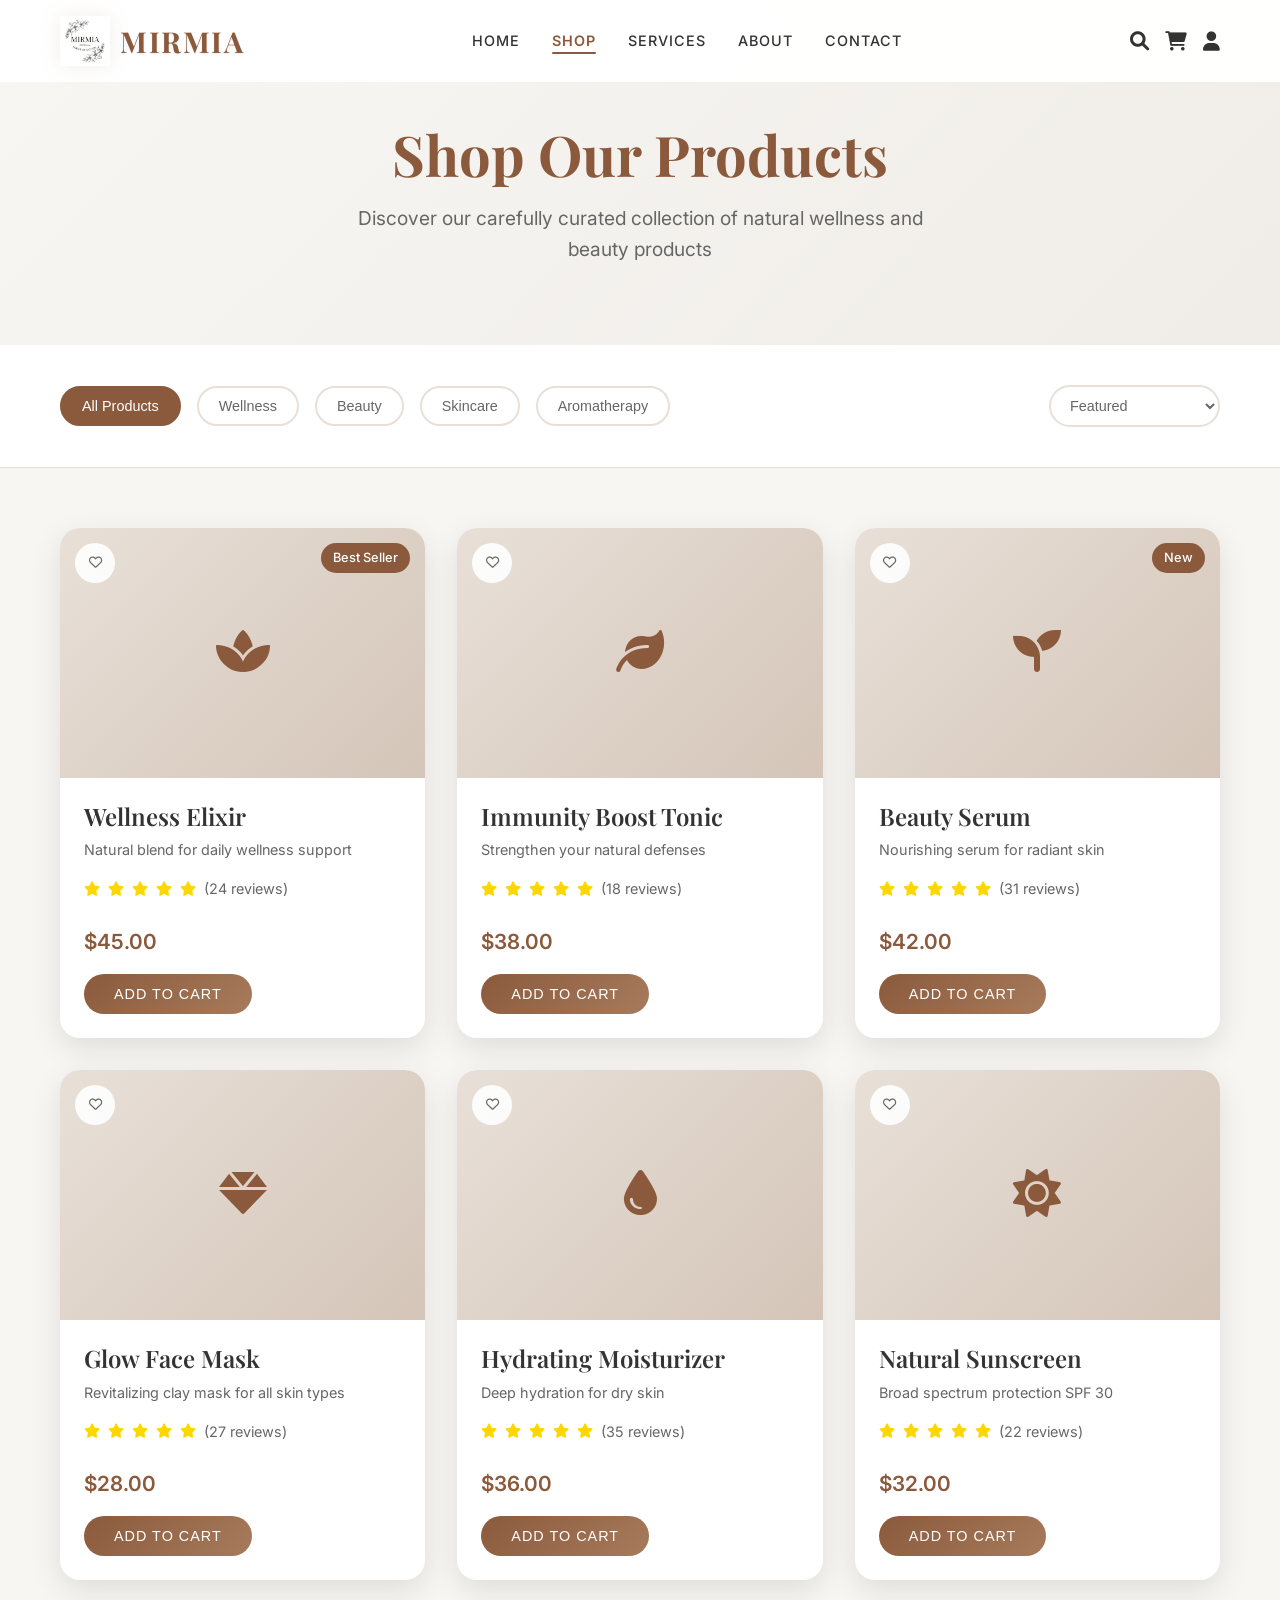
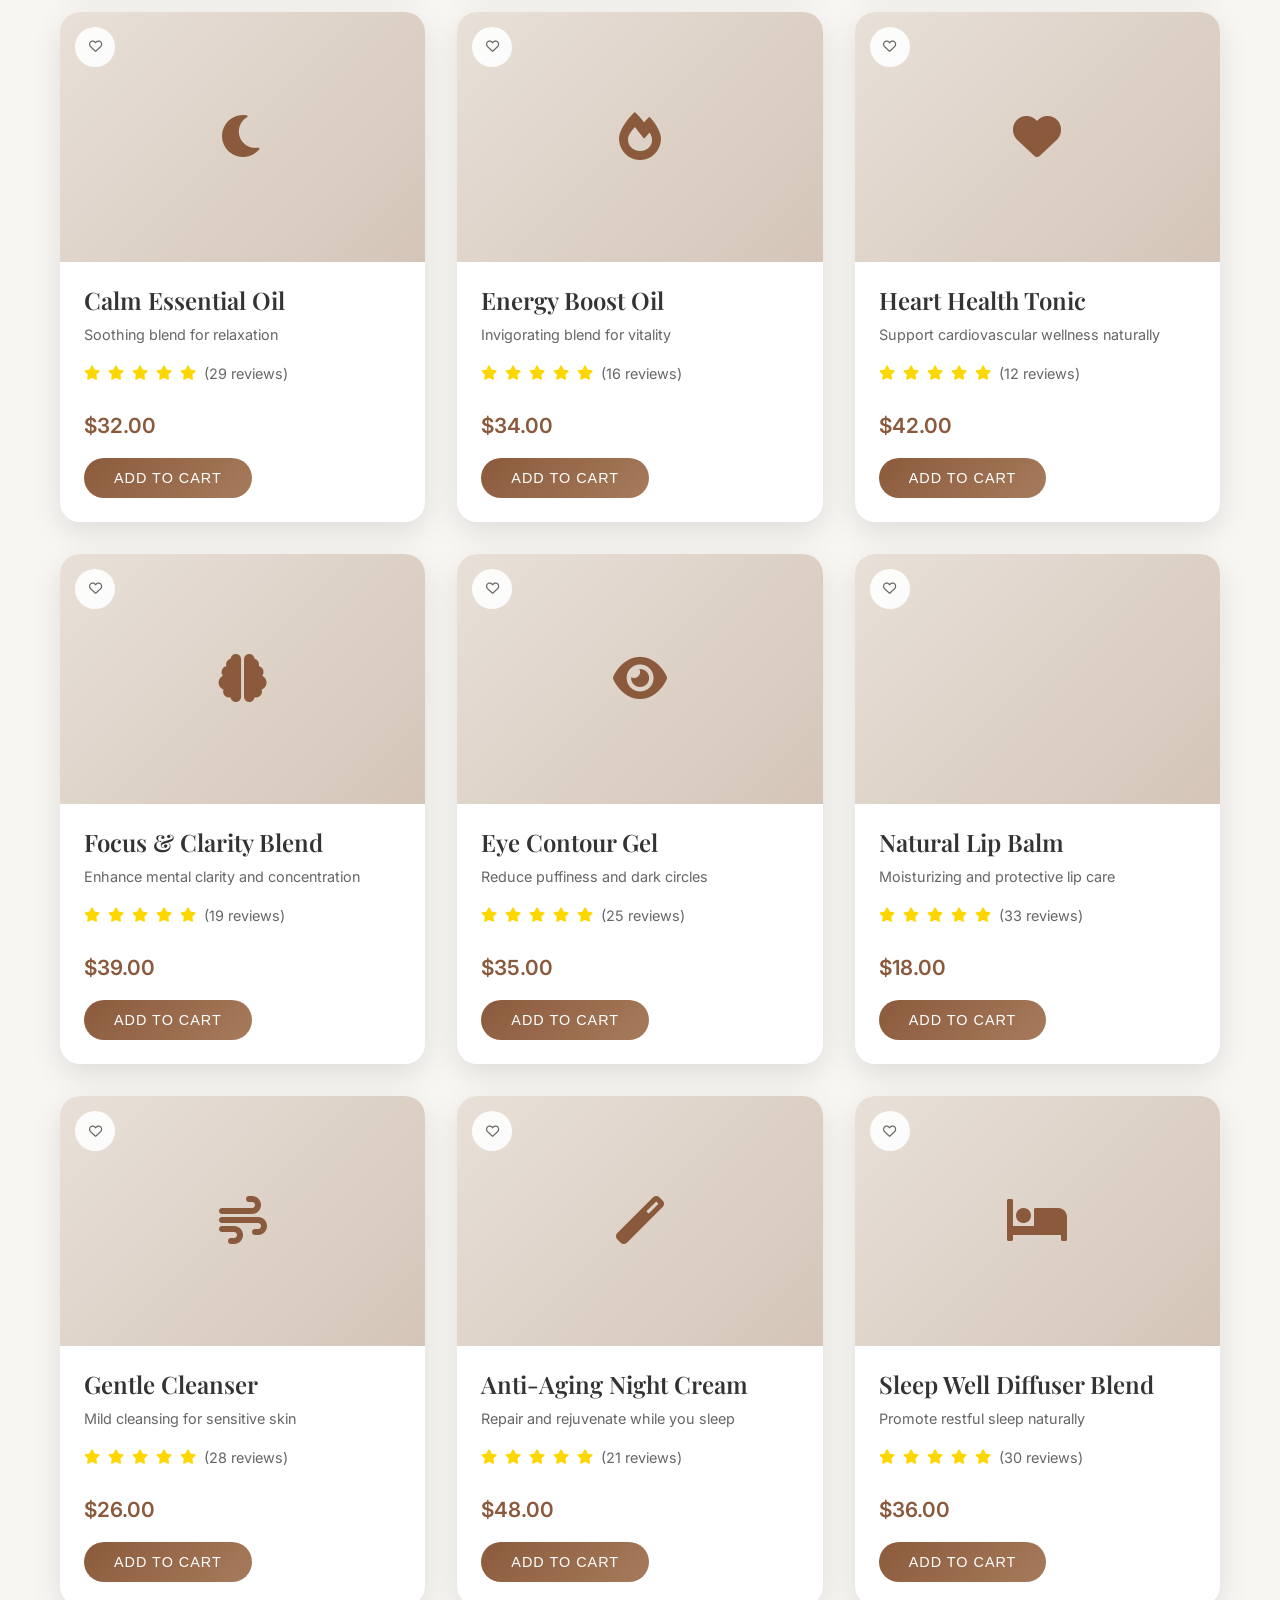
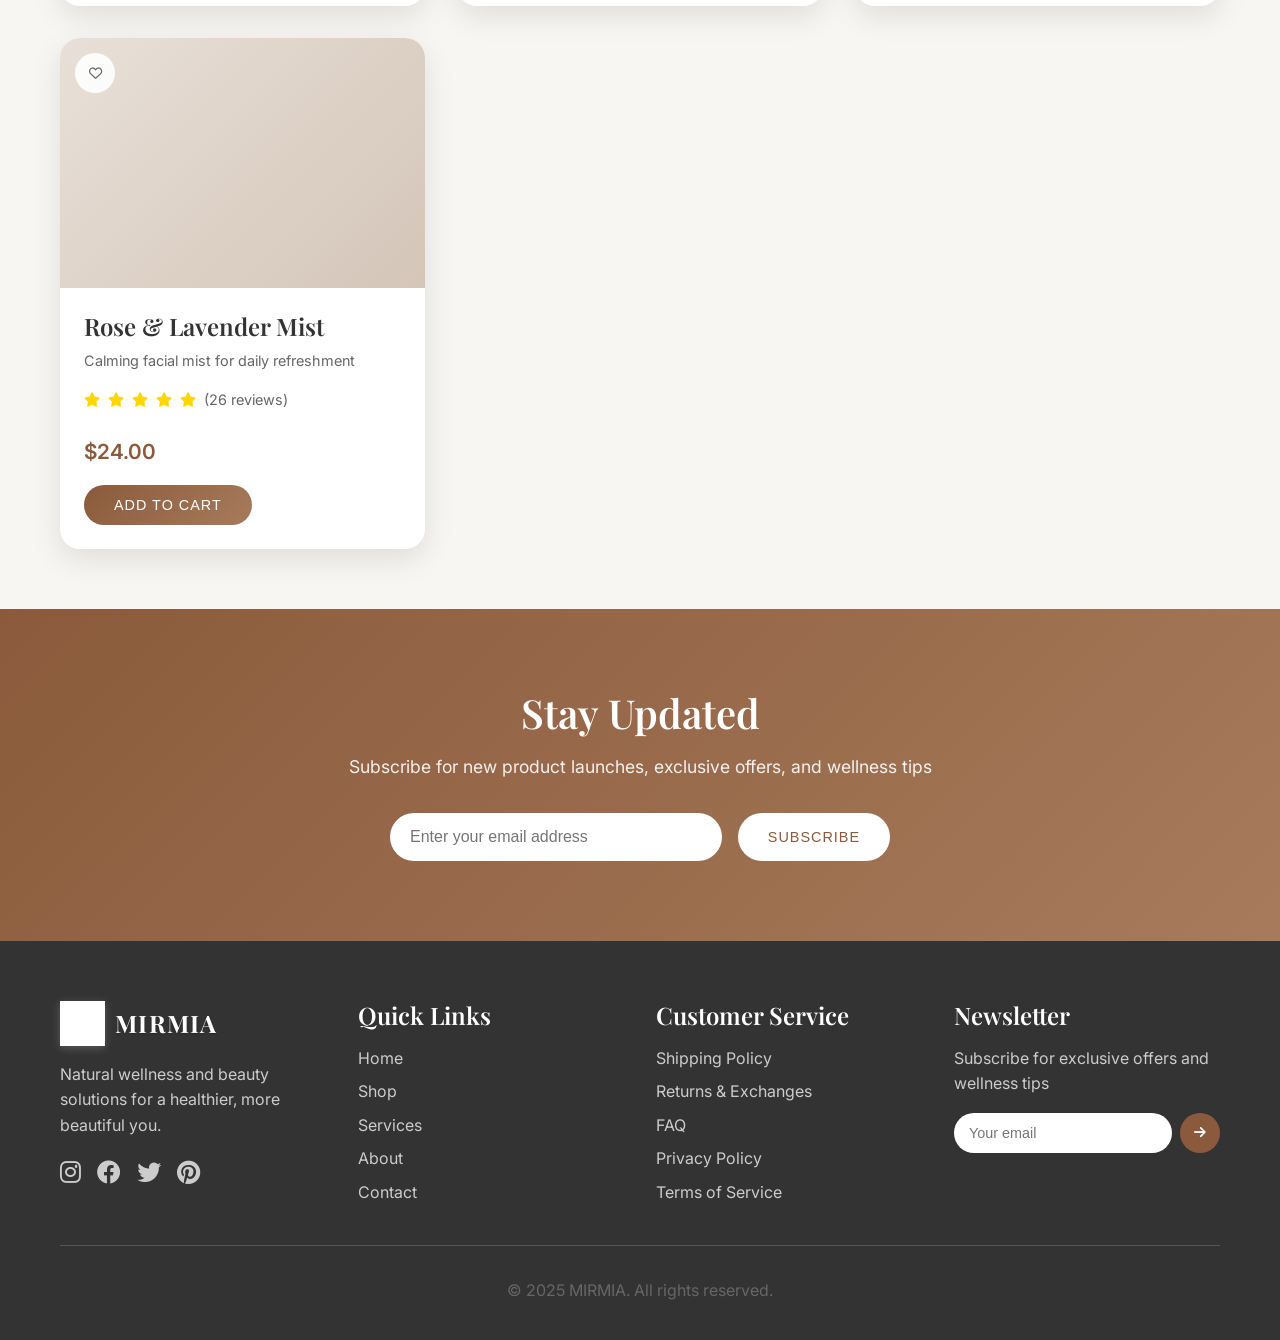
<file: shop.html>
<!DOCTYPE html>
<html lang="en">
<head>
    <meta charset="UTF-8">
    <meta name="viewport" content="width=device-width, initial-scale=1.0">
    <title>Shop - MIRMIA Natural Wellness & Beauty</title>
    <link rel="stylesheet" href="style.css">
    <link href="https://fonts.googleapis.com/css2?family=Playfair+Display:wght@400;500;600;700&family=Inter:wght@300;400;500;600&display=swap" rel="stylesheet">
    <link rel="stylesheet" href="https://cdnjs.cloudflare.com/ajax/libs/font-awesome/6.0.0/css/all.min.css">
</head>
<body>
    <!-- Navigation -->
    <nav class="navbar">
        <div class="nav-container">
            <div class="nav-logo">
                <a href="index.html" class="logo-link">
                    <img src="LOGO.png" alt="MIRMIA" class="logo-img">
                    <span class="logo-text">MIRMIA</span>
                </a>
            </div>
            <ul class="nav-menu">
                <li><a href="index.html" class="nav-link">HOME</a></li>
                <li><a href="shop.html" class="nav-link active">SHOP</a></li>
                <li><a href="services.html" class="nav-link">SERVICES</a></li>
                <li><a href="about.html" class="nav-link">ABOUT</a></li>
                <li><a href="contact.html" class="nav-link">CONTACT</a></li>
            </ul>
            <div class="nav-icons">
                <a href="#" class="nav-icon"><i class="fas fa-search"></i></a>
                <a href="cart.html" class="nav-icon"><i class="fas fa-shopping-cart"></i></a>
                <a href="#" class="nav-icon"><i class="fas fa-user"></i></a>
            </div>
            <div class="hamburger">
                <span></span>
                <span></span>
                <span></span>
            </div>
        </div>
    </nav>

    <!-- Shop Header -->
    <section class="shop-header">
        <div class="container">
            <h1>Shop Our Products</h1>
            <p>Discover our carefully curated collection of natural wellness and beauty products</p>
        </div>
    </section>

    <!-- Filters and Categories -->
    <section class="shop-filters">
        <div class="container">
            <div class="filter-container">
                <div class="category-filters">
                    <button class="filter-btn active" data-category="all">All Products</button>
                    <button class="filter-btn" data-category="wellness">Wellness</button>
                    <button class="filter-btn" data-category="beauty">Beauty</button>
                    <button class="filter-btn" data-category="skincare">Skincare</button>
                    <button class="filter-btn" data-category="aromatherapy">Aromatherapy</button>
                </div>
                <div class="sort-filter">
                    <select id="sort-select">
                        <option value="featured">Featured</option>
                        <option value="price-low">Price: Low to High</option>
                        <option value="price-high">Price: High to Low</option>
                        <option value="name">Name: A to Z</option>
                    </select>
                </div>
            </div>
        </div>
    </section>

    <!-- Products Grid -->
    <section class="shop-products">
        <div class="container">
            <div class="products-grid" id="products-grid">
                <!-- Wellness Products -->
                <div class="product-card" data-category="wellness">
                    <div class="product-image">
                        <div class="product-placeholder">
                            <i class="fas fa-spa"></i>
                        </div>
                        <div class="product-badge">Best Seller</div>
                    </div>
                    <div class="product-info">
                        <h3>Wellness Elixir</h3>
                        <p class="product-description">Natural blend for daily wellness support</p>
                        <div class="product-rating">
                            <i class="fas fa-star"></i>
                            <i class="fas fa-star"></i>
                            <i class="fas fa-star"></i>
                            <i class="fas fa-star"></i>
                            <i class="fas fa-star"></i>
                            <span>(24 reviews)</span>
                        </div>
                        <p class="product-price">$45.00</p>
                        <button class="btn btn-primary">Add to Cart</button>
                    </div>
                </div>

                <div class="product-card" data-category="wellness">
                    <div class="product-image">
                        <div class="product-placeholder">
                            <i class="fas fa-leaf"></i>
                        </div>
                    </div>
                    <div class="product-info">
                        <h3>Immunity Boost Tonic</h3>
                        <p class="product-description">Strengthen your natural defenses</p>
                        <div class="product-rating">
                            <i class="fas fa-star"></i>
                            <i class="fas fa-star"></i>
                            <i class="fas fa-star"></i>
                            <i class="fas fa-star"></i>
                            <i class="fas fa-star"></i>
                            <span>(18 reviews)</span>
                        </div>
                        <p class="product-price">$38.00</p>
                        <button class="btn btn-primary">Add to Cart</button>
                    </div>
                </div>

                <!-- Beauty Products -->
                <div class="product-card" data-category="beauty">
                    <div class="product-image">
                        <div class="product-placeholder">
                            <i class="fas fa-seedling"></i>
                        </div>
                        <div class="product-badge">New</div>
                    </div>
                    <div class="product-info">
                        <h3>Beauty Serum</h3>
                        <p class="product-description">Nourishing serum for radiant skin</p>
                        <div class="product-rating">
                            <i class="fas fa-star"></i>
                            <i class="fas fa-star"></i>
                            <i class="fas fa-star"></i>
                            <i class="fas fa-star"></i>
                            <i class="fas fa-star"></i>
                            <span>(31 reviews)</span>
                        </div>
                        <p class="product-price">$42.00</p>
                        <button class="btn btn-primary">Add to Cart</button>
                    </div>
                </div>

                <div class="product-card" data-category="beauty">
                    <div class="product-image">
                        <div class="product-placeholder">
                            <i class="fas fa-gem"></i>
                        </div>
                    </div>
                    <div class="product-info">
                        <h3>Glow Face Mask</h3>
                        <p class="product-description">Revitalizing clay mask for all skin types</p>
                        <div class="product-rating">
                            <i class="fas fa-star"></i>
                            <i class="fas fa-star"></i>
                            <i class="fas fa-star"></i>
                            <i class="fas fa-star"></i>
                            <i class="fas fa-star"></i>
                            <span>(27 reviews)</span>
                        </div>
                        <p class="product-price">$28.00</p>
                        <button class="btn btn-primary">Add to Cart</button>
                    </div>
                </div>

                <!-- Skincare Products -->
                <div class="product-card" data-category="skincare">
                    <div class="product-image">
                        <div class="product-placeholder">
                            <i class="fas fa-tint"></i>
                        </div>
                    </div>
                    <div class="product-info">
                        <h3>Hydrating Moisturizer</h3>
                        <p class="product-description">Deep hydration for dry skin</p>
                        <div class="product-rating">
                            <i class="fas fa-star"></i>
                            <i class="fas fa-star"></i>
                            <i class="fas fa-star"></i>
                            <i class="fas fa-star"></i>
                            <i class="fas fa-star"></i>
                            <span>(35 reviews)</span>
                        </div>
                        <p class="product-price">$36.00</p>
                        <button class="btn btn-primary">Add to Cart</button>
                    </div>
                </div>

                <div class="product-card" data-category="skincare">
                    <div class="product-image">
                        <div class="product-placeholder">
                            <i class="fas fa-sun"></i>
                        </div>
                    </div>
                    <div class="product-info">
                        <h3>Natural Sunscreen</h3>
                        <p class="product-description">Broad spectrum protection SPF 30</p>
                        <div class="product-rating">
                            <i class="fas fa-star"></i>
                            <i class="fas fa-star"></i>
                            <i class="fas fa-star"></i>
                            <i class="fas fa-star"></i>
                            <i class="fas fa-star"></i>
                            <span>(22 reviews)</span>
                        </div>
                        <p class="product-price">$32.00</p>
                        <button class="btn btn-primary">Add to Cart</button>
                    </div>
                </div>

                <!-- Aromatherapy Products -->
                <div class="product-card" data-category="aromatherapy">
                    <div class="product-image">
                        <div class="product-placeholder">
                            <i class="fas fa-moon"></i>
                        </div>
                    </div>
                    <div class="product-info">
                        <h3>Calm Essential Oil</h3>
                        <p class="product-description">Soothing blend for relaxation</p>
                        <div class="product-rating">
                            <i class="fas fa-star"></i>
                            <i class="fas fa-star"></i>
                            <i class="fas fa-star"></i>
                            <i class="fas fa-star"></i>
                            <i class="fas fa-star"></i>
                            <span>(29 reviews)</span>
                        </div>
                        <p class="product-price">$32.00</p>
                        <button class="btn btn-primary">Add to Cart</button>
                    </div>
                </div>

                <div class="product-card" data-category="aromatherapy">
                    <div class="product-image">
                        <div class="product-placeholder">
                            <i class="fas fa-fire"></i>
                        </div>
                    </div>
                    <div class="product-info">
                        <h3>Energy Boost Oil</h3>
                        <p class="product-description">Invigorating blend for vitality</p>
                        <div class="product-rating">
                            <i class="fas fa-star"></i>
                            <i class="fas fa-star"></i>
                            <i class="fas fa-star"></i>
                            <i class="fas fa-star"></i>
                            <i class="fas fa-star"></i>
                            <span>(16 reviews)</span>
                        </div>
                        <p class="product-price">$34.00</p>
                        <button class="btn btn-primary">Add to Cart</button>
                    </div>
                </div>

                <!-- Additional Wellness Products -->
                <div class="product-card" data-category="wellness">
                    <div class="product-image">
                        <div class="product-placeholder">
                            <i class="fas fa-heart"></i>
                        </div>
                    </div>
                    <div class="product-info">
                        <h3>Heart Health Tonic</h3>
                        <p class="product-description">Support cardiovascular wellness naturally</p>
                        <div class="product-rating">
                            <i class="fas fa-star"></i>
                            <i class="fas fa-star"></i>
                            <i class="fas fa-star"></i>
                            <i class="fas fa-star"></i>
                            <i class="fas fa-star"></i>
                            <span>(12 reviews)</span>
                        </div>
                        <p class="product-price">$42.00</p>
                        <button class="btn btn-primary">Add to Cart</button>
                    </div>
                </div>

                <div class="product-card" data-category="wellness">
                    <div class="product-image">
                        <div class="product-placeholder">
                            <i class="fas fa-brain"></i>
                        </div>
                    </div>
                    <div class="product-info">
                        <h3>Focus & Clarity Blend</h3>
                        <p class="product-description">Enhance mental clarity and concentration</p>
                        <div class="product-rating">
                            <i class="fas fa-star"></i>
                            <i class="fas fa-star"></i>
                            <i class="fas fa-star"></i>
                            <i class="fas fa-star"></i>
                            <i class="fas fa-star"></i>
                            <span>(19 reviews)</span>
                        </div>
                        <p class="product-price">$39.00</p>
                        <button class="btn btn-primary">Add to Cart</button>
                    </div>
                </div>

                <!-- Additional Beauty Products -->
                <div class="product-card" data-category="beauty">
                    <div class="product-image">
                        <div class="product-placeholder">
                            <i class="fas fa-eye"></i>
                        </div>
                    </div>
                    <div class="product-info">
                        <h3>Eye Contour Gel</h3>
                        <p class="product-description">Reduce puffiness and dark circles</p>
                        <div class="product-rating">
                            <i class="fas fa-star"></i>
                            <i class="fas fa-star"></i>
                            <i class="fas fa-star"></i>
                            <i class="fas fa-star"></i>
                            <i class="fas fa-star"></i>
                            <span>(25 reviews)</span>
                        </div>
                        <p class="product-price">$35.00</p>
                        <button class="btn btn-primary">Add to Cart</button>
                    </div>
                </div>

                <div class="product-card" data-category="beauty">
                    <div class="product-image">
                        <div class="product-placeholder">
                            <i class="fas fa-lips"></i>
                        </div>
                    </div>
                    <div class="product-info">
                        <h3>Natural Lip Balm</h3>
                        <p class="product-description">Moisturizing and protective lip care</p>
                        <div class="product-rating">
                            <i class="fas fa-star"></i>
                            <i class="fas fa-star"></i>
                            <i class="fas fa-star"></i>
                            <i class="fas fa-star"></i>
                            <i class="fas fa-star"></i>
                            <span>(33 reviews)</span>
                        </div>
                        <p class="product-price">$18.00</p>
                        <button class="btn btn-primary">Add to Cart</button>
                    </div>
                </div>

                <!-- Additional Skincare Products -->
                <div class="product-card" data-category="skincare">
                    <div class="product-image">
                        <div class="product-placeholder">
                            <i class="fas fa-wind"></i>
                        </div>
                    </div>
                    <div class="product-info">
                        <h3>Gentle Cleanser</h3>
                        <p class="product-description">Mild cleansing for sensitive skin</p>
                        <div class="product-rating">
                            <i class="fas fa-star"></i>
                            <i class="fas fa-star"></i>
                            <i class="fas fa-star"></i>
                            <i class="fas fa-star"></i>
                            <i class="fas fa-star"></i>
                            <span>(28 reviews)</span>
                        </div>
                        <p class="product-price">$26.00</p>
                        <button class="btn btn-primary">Add to Cart</button>
                    </div>
                </div>

                <div class="product-card" data-category="skincare">
                    <div class="product-image">
                        <div class="product-placeholder">
                            <i class="fas fa-magic"></i>
                        </div>
                    </div>
                    <div class="product-info">
                        <h3>Anti-Aging Night Cream</h3>
                        <p class="product-description">Repair and rejuvenate while you sleep</p>
                        <div class="product-rating">
                            <i class="fas fa-star"></i>
                            <i class="fas fa-star"></i>
                            <i class="fas fa-star"></i>
                            <i class="fas fa-star"></i>
                            <i class="fas fa-star"></i>
                            <span>(21 reviews)</span>
                        </div>
                        <p class="product-price">$48.00</p>
                        <button class="btn btn-primary">Add to Cart</button>
                    </div>
                </div>

                <!-- Additional Aromatherapy Products -->
                <div class="product-card" data-category="aromatherapy">
                    <div class="product-image">
                        <div class="product-placeholder">
                            <i class="fas fa-bed"></i>
                        </div>
                    </div>
                    <div class="product-info">
                        <h3>Sleep Well Diffuser Blend</h3>
                        <p class="product-description">Promote restful sleep naturally</p>
                        <div class="product-rating">
                            <i class="fas fa-star"></i>
                            <i class="fas fa-star"></i>
                            <i class="fas fa-star"></i>
                            <i class="fas fa-star"></i>
                            <i class="fas fa-star"></i>
                            <span>(30 reviews)</span>
                        </div>
                        <p class="product-price">$36.00</p>
                        <button class="btn btn-primary">Add to Cart</button>
                    </div>
                </div>

                <div class="product-card" data-category="aromatherapy">
                    <div class="product-image">
                        <div class="product-placeholder">
                            <i class="fas fa-rose"></i>
                        </div>
                    </div>
                    <div class="product-info">
                        <h3>Rose & Lavender Mist</h3>
                        <p class="product-description">Calming facial mist for daily refreshment</p>
                        <div class="product-rating">
                            <i class="fas fa-star"></i>
                            <i class="fas fa-star"></i>
                            <i class="fas fa-star"></i>
                            <i class="fas fa-star"></i>
                            <i class="fas fa-star"></i>
                            <span>(26 reviews)</span>
                        </div>
                        <p class="product-price">$24.00</p>
                        <button class="btn btn-primary">Add to Cart</button>
                    </div>
                </div>
            </div>
        </div>
    </section>

    <!-- Newsletter Section -->
    <section class="newsletter">
        <div class="container">
            <div class="newsletter-content">
                <h2>Stay Updated</h2>
                <p>Subscribe for new product launches, exclusive offers, and wellness tips</p>
                <form class="newsletter-form">
                    <input type="email" placeholder="Enter your email address" required>
                    <button type="submit" class="btn btn-primary">Subscribe</button>
                </form>
            </div>
        </div>
    </section>

    <!-- Footer -->
    <footer class="footer">
        <div class="container">
            <div class="footer-content">
                <div class="footer-section">
                    <div class="footer-logo">
                        <a href="index.html" class="logo-link">
                            <img src="LOGO.png" alt="MIRMIA" class="logo-img">
                            <span class="logo-text">MIRMIA</span>
                        </a>
                    </div>
                    <p>Natural wellness and beauty solutions for a healthier, more beautiful you.</p>
                    <div class="social-links">
                        <a href="https://www.instagram.com/mirmia.mirmia/" target="_blank"><i class="fab fa-instagram"></i></a>
                        <a href="#"><i class="fab fa-facebook"></i></a>
                        <a href="#"><i class="fab fa-twitter"></i></a>
                        <a href="#"><i class="fab fa-pinterest"></i></a>
                    </div>
                </div>
                <div class="footer-section">
                    <h3>Quick Links</h3>
                    <ul>
                        <li><a href="index.html">Home</a></li>
                        <li><a href="shop.html">Shop</a></li>
                        <li><a href="services.html">Services</a></li>
                        <li><a href="about.html">About</a></li>
                        <li><a href="contact.html">Contact</a></li>
                    </ul>
                </div>
                <div class="footer-section">
                    <h3>Customer Service</h3>
                    <ul>
                        <li><a href="#">Shipping Policy</a></li>
                        <li><a href="#">Returns & Exchanges</a></li>
                        <li><a href="#">FAQ</a></li>
                        <li><a href="#">Privacy Policy</a></li>
                        <li><a href="#">Terms of Service</a></li>
                    </ul>
                </div>
                <div class="footer-section">
                    <h3>Newsletter</h3>
                    <p>Subscribe for exclusive offers and wellness tips</p>
                    <form class="footer-newsletter">
                        <input type="email" placeholder="Your email" required>
                        <button type="submit"><i class="fas fa-arrow-right"></i></button>
                    </form>
                </div>
            </div>
            <div class="footer-bottom">
                <p>&copy; 2025 MIRMIA. All rights reserved.</p>
            </div>
        </div>
    </footer>

    <script src="main.js"></script>
    <script src="shop.js"></script>
</body>
</html>
</file>
<file: style.css>
/* Reset and Base Styles */
* {
    margin: 0;
    padding: 0;
    box-sizing: border-box;
}

body {
    font-family: 'Inter', sans-serif;
    line-height: 1.6;
    color: #333;
    background-color: #fff;
}

.container {
    max-width: 1200px;
    margin: 0 auto;
    padding: 0 20px;
}

/* Typography */
h1, h2, h3, h4, h5, h6 {
    font-family: 'Playfair Display', serif;
    font-weight: 600;
    line-height: 1.2;
}

h1 {
    font-size: 3.5rem;
    font-weight: 700;
}

h2 {
    font-size: 2.5rem;
    margin-bottom: 1rem;
}

h3 {
    font-size: 1.5rem;
    margin-bottom: 0.5rem;
}

p {
    margin-bottom: 1rem;
    color: #666;
}

/* Buttons */
.btn {
    display: inline-block;
    padding: 12px 30px;
    text-decoration: none;
    border: none;
    border-radius: 50px;
    font-weight: 500;
    text-transform: uppercase;
    letter-spacing: 1px;
    font-size: 0.9rem;
    cursor: pointer;
    transition: all 0.3s ease;
    text-align: center;
}

.btn-primary {
    background: linear-gradient(135deg, #8B5A3C, #A67B5B);
    color: white;
}

.btn-primary:hover {
    background: linear-gradient(135deg, #7A4F35, #8B5A3C);
    transform: translateY(-2px);
    box-shadow: 0 10px 25px rgba(139, 90, 60, 0.3);
}

.btn-secondary {
    background: transparent;
    color: #8B5A3C;
    border: 2px solid #8B5A3C;
}

.btn-secondary:hover {
    background: #8B5A3C;
    color: white;
    transform: translateY(-2px);
}

/* Navigation */
.navbar {
    position: fixed;
    top: 0;
    width: 100%;
    background: rgba(255, 255, 255, 0.98);
    backdrop-filter: blur(15px);
    z-index: 1000;
    padding: 1rem 0;
    transition: all 0.3s ease;
    box-shadow: 0 2px 20px rgba(0, 0, 0, 0.08);
}

.nav-container {
    max-width: 1200px;
    margin: 0 auto;
    padding: 0 20px;
    display: flex;
    justify-content: space-between;
    align-items: center;
}

.nav-logo {
    display: flex;
    align-items: center;
    gap: 10px;
    position: relative;
    z-index: 1000;
}

.logo-link {
    display: flex;
    align-items: center;
    gap: 10px;
    text-decoration: none;
    transition: transform 0.3s ease;
    opacity: 1 !important;
}

.logo-link:hover {
    transform: scale(1.05);
}

.logo-link:hover .logo-img {
    filter: drop-shadow(0 4px 8px rgba(0, 0, 0, 0.2));
}

.logo-link:hover .logo-text {
    color: #6B4423;
} 

.logo-img {
    height: 50px;
    width: auto;
    filter: drop-shadow(0 3px 6px rgba(0, 0, 0, 0.15));
    transition: transform 0.3s ease, filter 0.3s ease;
    opacity: 1 !important;
    display: block !important;
}

.logo-text {
    font-family: 'Playfair Display', serif;
    font-size: 1.8rem;
    font-weight: 700;
    color: #8B5A3C;
    letter-spacing: 1.5px;
    text-shadow: 0 1px 2px rgba(0, 0, 0, 0.1);
    transition: color 0.3s ease;
}

.nav-menu {
    display: flex;
    list-style: none;
    gap: 2rem;
}

.nav-link {
    text-decoration: none;
    color: #333;
    font-weight: 500;
    text-transform: uppercase;
    letter-spacing: 1px;
    font-size: 0.9rem;
    transition: color 0.3s ease;
}

.nav-link:hover {
    color: #8B5A3C;
    transform: translateY(-2px);
}

.nav-link.active {
    color: #8B5A3C;
    font-weight: 600;
    position: relative;
}

.nav-link.active::after {
    content: '';
    position: absolute;
    bottom: -5px;
    left: 0;
    width: 100%;
    height: 2px;
    background: #8B5A3C;
    border-radius: 1px;
}

.nav-icons {
    display: flex;
    gap: 1rem;
}

.nav-icon {
    color: #333;
    font-size: 1.2rem;
    transition: color 0.3s ease;
}

.nav-icon:hover {
    color: #8B5A3C;
}

.hamburger {
    display: none;
    flex-direction: column;
    cursor: pointer;
}

.hamburger span {
    width: 25px;
    height: 3px;
    background: #333;
    margin: 3px 0;
    transition: 0.3s;
}

.hamburger.active span:nth-child(1) {
    transform: rotate(-45deg) translate(-5px, 6px);
}

.hamburger.active span:nth-child(2) {
    opacity: 0;
}

.hamburger.active span:nth-child(3) {
    transform: rotate(45deg) translate(-5px, -6px);
}

.nav-menu.active {
    display: flex;
    flex-direction: column;
    position: absolute;
    top: 100%;
    left: 0;
    right: 0;
    background: rgba(255, 255, 255, 0.98);
    backdrop-filter: blur(10px);
    padding: 2rem;
    box-shadow: 0 10px 30px rgba(0, 0, 0, 0.1);
    border-top: 1px solid #E8E0D8;
}

.nav-menu.active li {
    margin: 1rem 0;
}

/* Hero Section */
.hero {
    min-height: 100vh;
    display: flex;
    align-items: center;
    background: linear-gradient(135deg, #F8F6F3 0%, #F0EDE8 100%);
    padding: 120px 0 80px;
}

.hero-content {
    flex: 1;
    max-width: 600px;
}

.hero-title {
    font-size: 4rem;
    color: #8B5A3C;
    margin-bottom: 1rem;
    text-align: center;
}

.hero-subtitle {
    font-size: 1.5rem;
    color: #666;
    margin-bottom: 1.5rem;
    text-align: center;
    font-weight: 400;
}

.hero-description {
    font-size: 1.1rem;
    color: #777;
    margin-bottom: 2rem;
    text-align: center;
    line-height: 1.8;
}

.hero-buttons {
    display: flex;
    gap: 1rem;
    justify-content: center;
    flex-wrap: wrap;
}

.hero-image {
    flex: 1;
    display: flex;
    justify-content: center;
    align-items: center;
}

.hero-placeholder {
    width: 400px;
    height: 400px;
    background: linear-gradient(135deg, #E8E0D8, #D4C5B8);
    border-radius: 20px;
    display: flex;
    flex-direction: column;
    justify-content: center;
    align-items: center;
    color: #8B5A3C;
    font-size: 3rem;
    box-shadow: 0 20px 40px rgba(139, 90, 60, 0.1);
}

.hero-placeholder p {
    margin-top: 1rem;
    font-size: 1rem;
    color: #8B5A3C;
}

/* Features Section */
.features {
    padding: 80px 0;
    background: white;
}

.features-grid {
    display: grid;
    grid-template-columns: repeat(auto-fit, minmax(250px, 1fr));
    gap: 2rem;
}

.feature-card {
    text-align: center;
    padding: 2rem;
    border-radius: 15px;
    background: #F8F6F3;
    transition: transform 0.3s ease;
}

.feature-card:hover {
    transform: translateY(-5px);
}

.feature-card i {
    font-size: 2.5rem;
    color: #8B5A3C;
    margin-bottom: 1rem;
}

.feature-card h3 {
    color: #333;
    margin-bottom: 0.5rem;
}

.feature-card p {
    color: #666;
    margin: 0;
}

/* Section Headers */
.section-header {
    text-align: center;
    margin-bottom: 3rem;
}

.section-header h2 {
    color: #8B5A3C;
    margin-bottom: 1rem;
}

.section-header p {
    font-size: 1.1rem;
    color: #666;
    max-width: 600px;
    margin: 0 auto;
}

.section-cta {
    text-align: center;
    margin-top: 3rem;
    padding-top: 2rem;
    border-top: 1px solid #E8E0D8;
}

/* Shop Section */
.shop {
    padding: 80px 0;
    background: #F8F6F3;
}

.products-grid {
    display: grid;
    grid-template-columns: repeat(auto-fit, minmax(300px, 1fr));
    gap: 2rem;
}

.product-card {
    background: white;
    border-radius: 20px;
    overflow: hidden;
    box-shadow: 0 10px 30px rgba(0, 0, 0, 0.1);
    transition: transform 0.3s ease;
}

.product-card:hover {
    transform: translateY(-10px);
    box-shadow: 0 20px 40px rgba(0, 0, 0, 0.15);
}

.product-image {
    height: 250px;
    background: linear-gradient(135deg, #E8E0D8, #D4C5B8);
    display: flex;
    justify-content: center;
    align-items: center;
}

.product-placeholder {
    font-size: 3rem;
    color: #8B5A3C;
}

.product-info {
    padding: 1.5rem;
}

.product-info h3 {
    color: #333;
    margin-bottom: 0.5rem;
}

.product-description {
    color: #666;
    margin-bottom: 1rem;
    font-size: 0.9rem;
}

.product-price {
    font-size: 1.3rem;
    font-weight: 600;
    color: #8B5A3C;
    margin-bottom: 1rem;
}

/* About Section */
.about {
    padding: 80px 0;
    background: white;
}

.about-content {
    display: grid;
    grid-template-columns: 1fr 1fr;
    gap: 4rem;
    align-items: center;
}

.about-text h2 {
    color: #8B5A3C;
    margin-bottom: 1.5rem;
}

.about-text p {
    font-size: 1.1rem;
    line-height: 1.8;
    margin-bottom: 1.5rem;
}

.about-image {
    display: flex;
    justify-content: center;
}

.about-placeholder {
    width: 400px;
    height: 300px;
    background: linear-gradient(135deg, #E8E0D8, #D4C5B8);
    border-radius: 20px;
    display: flex;
    flex-direction: column;
    justify-content: center;
    align-items: center;
    color: #8B5A3C;
    font-size: 3rem;
}

.about-placeholder p {
    margin-top: 1rem;
    font-size: 1rem;
    color: #8B5A3C;
}

/* Services Section */
.services {
    padding: 80px 0;
    background: #F8F6F3;
}

.services-grid {
    display: grid;
    grid-template-columns: repeat(auto-fit, minmax(300px, 1fr));
    gap: 2rem;
}

.service-card {
    background: white;
    padding: 2rem;
    border-radius: 20px;
    text-align: center;
    box-shadow: 0 10px 30px rgba(0, 0, 0, 0.1);
    transition: transform 0.3s ease;
}

.service-card:hover {
    transform: translateY(-5px);
}

.service-card i {
    font-size: 2.5rem;
    color: #8B5A3C;
    margin-bottom: 1rem;
}

.service-card h3 {
    color: #333;
    margin-bottom: 1rem;
}

.service-card p {
    color: #666;
    line-height: 1.6;
}

/* Testimonials Section */
.testimonials {
    padding: 80px 0;
    background: white;
}

.testimonials-grid {
    display: grid;
    grid-template-columns: repeat(auto-fit, minmax(300px, 1fr));
    gap: 2rem;
}

.testimonial-card {
    background: #F8F6F3;
    padding: 2rem;
    border-radius: 20px;
    text-align: center;
}

.stars {
    color: #FFD700;
    font-size: 1.2rem;
    margin-bottom: 1rem;
}

.testimonial-card p {
    font-style: italic;
    font-size: 1.1rem;
    line-height: 1.6;
    margin-bottom: 1.5rem;
}

.testimonial-author strong {
    color: #333;
    display: block;
    margin-bottom: 0.25rem;
}

.testimonial-author span {
    color: #666;
    font-size: 0.9rem;
}

/* Newsletter Section */
.newsletter {
    padding: 80px 0;
    background: linear-gradient(135deg, #8B5A3C, #A67B5B);
    color: white;
    text-align: center;
}

.newsletter h2 {
    color: white;
    margin-bottom: 1rem;
}

.newsletter p {
    color: rgba(255, 255, 255, 0.9);
    margin-bottom: 2rem;
    font-size: 1.1rem;
}

.newsletter-form {
    display: flex;
    max-width: 500px;
    margin: 0 auto;
    gap: 1rem;
}

.newsletter-form input {
    flex: 1;
    padding: 15px 20px;
    border: none;
    border-radius: 50px;
    font-size: 1rem;
}

.newsletter-form .btn {
    background: white;
    color: #8B5A3C;
}

.newsletter-form .btn:hover {
    background: #F8F6F3;
}

/* Contact Section */
.contact {
    padding: 80px 0;
    background: #F8F6F3;
}

.contact-content {
    display: grid;
    grid-template-columns: 1fr 1fr;
    gap: 4rem;
}

.contact-info {
    display: flex;
    flex-direction: column;
    gap: 2rem;
}

.contact-item {
    display: flex;
    align-items: center;
    gap: 1rem;
}

.contact-item i {
    font-size: 1.5rem;
    color: #8B5A3C;
    width: 40px;
}

.contact-item h3 {
    color: #333;
    margin-bottom: 0.25rem;
}

.contact-item p {
    color: #666;
    margin: 0;
}

.contact-form {
    background: white;
    padding: 2rem;
    border-radius: 20px;
    box-shadow: 0 10px 30px rgba(0, 0, 0, 0.1);
}

.form-group {
    margin-bottom: 1.5rem;
}

.form-group input,
.form-group textarea {
    width: 100%;
    padding: 15px;
    border: 2px solid #E8E0D8;
    border-radius: 10px;
    font-size: 1rem;
    transition: border-color 0.3s ease;
}

.form-group input:focus,
.form-group textarea:focus {
    outline: none;
    border-color: #8B5A3C;
}

/* Footer */
.footer {
    background: #333;
    color: white;
    padding: 60px 0 20px;
}

.footer-content {
    display: grid;
    grid-template-columns: repeat(auto-fit, minmax(250px, 1fr));
    gap: 2rem;
    margin-bottom: 2rem;
}

.footer-section h3 {
    color: white;
    margin-bottom: 1rem;
}

.footer-section p {
    color: #ccc;
    line-height: 1.6;
}

.footer-section ul {
    list-style: none;
}

.footer-section ul li {
    margin-bottom: 0.5rem;
}

.footer-section ul li a {
    color: #ccc;
    text-decoration: none;
    transition: color 0.3s ease;
}

.footer-section ul li a:hover {
    color: #8B5A3C;
}

.social-links {
    display: flex;
    gap: 1rem;
    margin-top: 1rem;
}

.social-links a {
    color: #ccc;
    font-size: 1.5rem;
    transition: color 0.3s ease;
}

.social-links a:hover {
    color: #8B5A3C;
}

.footer-newsletter {
    display: flex;
    gap: 0.5rem;
    margin-top: 1rem;
}

.footer-newsletter input {
    flex: 1;
    padding: 10px 15px;
    border: none;
    border-radius: 25px;
    font-size: 0.9rem;
}

.footer-newsletter button {
    background: #8B5A3C;
    color: white;
    border: none;
    border-radius: 50%;
    width: 40px;
    height: 40px;
    cursor: pointer;
    transition: background 0.3s ease;
}

.footer-newsletter button:hover {
    background: #A67B5B;
}

.footer-bottom {
    text-align: center;
    padding-top: 2rem;
    border-top: 1px solid #555;
    color: #ccc;
}

.footer-logo {
    margin-bottom: 1rem;
}

.footer-logo .logo-link {
    display: flex;
    align-items: center;
    gap: 10px;
    text-decoration: none;
    transition: transform 0.3s ease;
}

.footer-logo .logo-link:hover {
    transform: scale(1.05);
}

.footer-logo .logo-link:hover .logo-img {
    filter: brightness(0) invert(1) drop-shadow(0 3px 6px rgba(255, 255, 255, 0.3));
}

.footer-logo .logo-link:hover .logo-text {
    color: #f0f0f0;
}

.footer-logo .logo-img {
    height: 45px;
    width: auto;
    filter: brightness(0) invert(1) drop-shadow(0 2px 4px rgba(255, 255, 255, 0.2));
    transition: transform 0.3s ease, filter 0.3s ease;
}

.footer-logo .logo-text {
    font-family: 'Playfair Display', serif;
    font-size: 1.5rem;
    font-weight: 700;
    color: white;
    letter-spacing: 1.2px;
    text-shadow: 0 1px 2px rgba(0, 0, 0, 0.3);
    transition: color 0.3s ease;
}

/* Responsive Design */
@media (max-width: 768px) {
    .nav-menu {
        display: none;
    }

    .hamburger {
        display: flex;
    }
    
    .logo-img {
        height: 40px;
    }
    
    .logo-text {
        font-size: 1.4rem;
    }
    
    .hero {
        flex-direction: column;
        text-align: center;
        padding: 100px 0 60px;
    }
    
    .hero-title {
        font-size: 3rem;
    }
    
    .hero-buttons {
        flex-direction: column;
        align-items: center;
    }
    
    .about-content {
        grid-template-columns: 1fr;
        gap: 2rem;
    }
    
    .contact-content {
        grid-template-columns: 1fr;
        gap: 2rem;
    }
    
    .newsletter-form {
        flex-direction: column;
    }
    
    .hero-placeholder,
    .about-placeholder {
        width: 100%;
        max-width: 300px;
        height: 250px;
    }
    
    h1 {
        font-size: 2.5rem;
    }
    
    h2 {
        font-size: 2rem;
    }
}

@media (max-width: 480px) {
    .container {
        padding: 0 15px;
    }
    
    .hero-title {
        font-size: 2.5rem;
    }
    
    .hero-subtitle {
        font-size: 1.2rem;
    }
    
    .btn {
        padding: 10px 20px;
        font-size: 0.8rem;
    }
    
    .products-grid,
    .services-grid,
    .testimonials-grid {
        grid-template-columns: 1fr;
    }
}

/* Smooth Scrolling */
html {
    scroll-behavior: smooth;
}

/* Loading Animation */
@keyframes fadeInUp {
    from {
        opacity: 0;
        transform: translateY(30px);
    }
    to {
        opacity: 1;
        transform: translateY(0);
    }
}

.hero-content,
.feature-card,
.product-card,
.service-card,
.testimonial-card {
    animation: fadeInUp 0.8s ease-out;
}

/* Page Headers */
.shop-header,
.services-header,
.about-header,
.contact-header {
    background: linear-gradient(135deg, #F8F6F3 0%, #F0EDE8 100%);
    padding: 120px 0 80px;
    text-align: center;
}

.shop-header h1,
.services-header h1,
.about-header h1,
.contact-header h1 {
    color: #8B5A3C;
    margin-bottom: 1rem;
}

.shop-header p,
.services-header p,
.about-header p,
.contact-header p {
    font-size: 1.2rem;
    color: #666;
    max-width: 600px;
    margin: 0 auto;
}

/* Shop Page Styles */
.shop-filters {
    padding: 40px 0;
    background: white;
    border-bottom: 1px solid #E8E0D8;
}

.filter-container {
    display: flex;
    justify-content: space-between;
    align-items: center;
    flex-wrap: wrap;
    gap: 1rem;
}

.category-filters {
    display: flex;
    gap: 1rem;
    flex-wrap: wrap;
}

.filter-btn {
    padding: 10px 20px;
    border: 2px solid #E8E0D8;
    background: white;
    color: #666;
    border-radius: 25px;
    cursor: pointer;
    transition: all 0.3s ease;
    font-size: 0.9rem;
}

.filter-btn.active,
.filter-btn:hover {
    background: #8B5A3C;
    color: white;
    border-color: #8B5A3C;
}

.sort-filter select {
    padding: 10px 15px;
    border: 2px solid #E8E0D8;
    border-radius: 25px;
    background: white;
    color: #666;
    font-size: 0.9rem;
}

.shop-products {
    padding: 60px 0;
    background: #F8F6F3;
}

.product-badge {
    position: absolute;
    top: 15px;
    right: 15px;
    background: #8B5A3C;
    color: white;
    padding: 5px 12px;
    border-radius: 15px;
    font-size: 0.8rem;
    font-weight: 500;
}

.product-rating {
    display: flex;
    align-items: center;
    gap: 0.5rem;
    margin-bottom: 1rem;
}

.product-rating i {
    color: #FFD700;
    font-size: 0.9rem;
}

.product-rating span {
    color: #666;
    font-size: 0.8rem;
}

/* Services Page Styles */
.main-services {
    padding: 80px 0;
    background: white;
}

.service-card.featured {
    border: 2px solid #8B5A3C;
    transform: scale(1.05);
}

.service-icon {
    font-size: 3rem;
    color: #8B5A3C;
    margin-bottom: 1.5rem;
}

.service-features {
    list-style: none;
    margin: 1.5rem 0;
}

.service-features li {
    padding: 0.5rem 0;
    color: #666;
    position: relative;
    padding-left: 1.5rem;
}

.service-features li:before {
    content: "✓";
    position: absolute;
    left: 0;
    color: #8B5A3C;
    font-weight: bold;
}

.service-price {
    margin: 1.5rem 0;
    text-align: center;
}

.service-price .price {
    font-size: 2rem;
    font-weight: 700;
    color: #8B5A3C;
    display: block;
}

.service-price .duration {
    color: #666;
    font-size: 0.9rem;
}

.additional-services {
    padding: 80px 0;
    background: #F8F6F3;
}

.additional-services h2 {
    text-align: center;
    color: #8B5A3C;
    margin-bottom: 3rem;
}

.additional-services-grid {
    display: grid;
    grid-template-columns: repeat(auto-fit, minmax(250px, 1fr));
    gap: 2rem;
}

.additional-service {
    background: white;
    padding: 2rem;
    border-radius: 15px;
    text-align: center;
    box-shadow: 0 5px 15px rgba(0, 0, 0, 0.1);
    transition: transform 0.3s ease;
}

.additional-service:hover {
    transform: translateY(-5px);
}

.additional-service i {
    font-size: 2.5rem;
    color: #8B5A3C;
    margin-bottom: 1rem;
}

.additional-service h4 {
    color: #333;
    margin-bottom: 1rem;
}

.additional-service p {
    color: #666;
    margin-bottom: 1rem;
}

.additional-service .price {
    font-size: 1.5rem;
    font-weight: 600;
    color: #8B5A3C;
}

.service-process {
    padding: 80px 0;
    background: white;
}

.service-process h2 {
    text-align: center;
    color: #8B5A3C;
    margin-bottom: 3rem;
}

.process-steps {
    display: grid;
    grid-template-columns: repeat(auto-fit, minmax(250px, 1fr));
    gap: 2rem;
}

.process-step {
    text-align: center;
    padding: 2rem;
}

.step-number {
    width: 60px;
    height: 60px;
    background: #8B5A3C;
    color: white;
    border-radius: 50%;
    display: flex;
    align-items: center;
    justify-content: center;
    font-size: 1.5rem;
    font-weight: 700;
    margin: 0 auto 1rem;
}

.process-step h4 {
    color: #333;
    margin-bottom: 1rem;
}

.process-step p {
    color: #666;
}

.service-testimonials {
    padding: 80px 0;
    background: #F8F6F3;
}

.service-testimonials h2 {
    text-align: center;
    color: #8B5A3C;
    margin-bottom: 3rem;
}

.service-cta {
    padding: 80px 0;
    background: linear-gradient(135deg, #8B5A3C, #A67B5B);
    color: white;
    text-align: center;
}

.service-cta h2 {
    color: white;
    margin-bottom: 1rem;
}

.service-cta p {
    color: rgba(255, 255, 255, 0.9);
    margin-bottom: 2rem;
    font-size: 1.1rem;
}

.cta-buttons {
    display: flex;
    gap: 1rem;
    justify-content: center;
    flex-wrap: wrap;
}

/* About Page Styles */
.our-story {
    padding: 80px 0;
    background: white;
}

.story-content {
    display: grid;
    grid-template-columns: 1fr 1fr;
    gap: 4rem;
    align-items: center;
}

.story-text h2 {
    color: #8B5A3C;
    margin-bottom: 1.5rem;
}

.story-text p {
    font-size: 1.1rem;
    line-height: 1.8;
    margin-bottom: 1.5rem;
    color: #666;
}

.story-image {
    display: flex;
    justify-content: center;
}

.story-placeholder {
    width: 400px;
    height: 300px;
    background: linear-gradient(135deg, #E8E0D8, #D4C5B8);
    border-radius: 20px;
    display: flex;
    flex-direction: column;
    justify-content: center;
    align-items: center;
    color: #8B5A3C;
    font-size: 3rem;
}

.story-placeholder p {
    margin-top: 1rem;
    font-size: 1rem;
    color: #8B5A3C;
}

.mission-values {
    padding: 80px 0;
    background: #F8F6F3;
}

.mission-content {
    display: grid;
    grid-template-columns: 1fr 1fr;
    gap: 4rem;
}

.mission h2,
.values h2 {
    color: #8B5A3C;
    margin-bottom: 1.5rem;
}

.mission p {
    font-size: 1.1rem;
    line-height: 1.8;
    color: #666;
}

.values-grid {
    display: grid;
    grid-template-columns: 1fr 1fr;
    gap: 2rem;
}

.value-item {
    text-align: center;
    padding: 1.5rem;
    background: white;
    border-radius: 15px;
    box-shadow: 0 5px 15px rgba(0, 0, 0, 0.1);
}

.value-item i {
    font-size: 2rem;
    color: #8B5A3C;
    margin-bottom: 1rem;
}

.value-item h4 {
    color: #333;
    margin-bottom: 1rem;
}

.value-item p {
    color: #666;
    font-size: 0.9rem;
}

.our-process {
    padding: 80px 0;
    background: white;
}

.our-process h2 {
    text-align: center;
    color: #8B5A3C;
    margin-bottom: 3rem;
}

.process-grid {
    display: grid;
    grid-template-columns: repeat(auto-fit, minmax(250px, 1fr));
    gap: 2rem;
}

.process-step {
    text-align: center;
    padding: 2rem;
}

.step-icon {
    width: 80px;
    height: 80px;
    background: #F8F6F3;
    border-radius: 50%;
    display: flex;
    align-items: center;
    justify-content: center;
    margin: 0 auto 1.5rem;
}

.step-icon i {
    font-size: 2rem;
    color: #8B5A3C;
}

.process-step h4 {
    color: #333;
    margin-bottom: 1rem;
}

.process-step p {
    color: #666;
}

.our-team {
    padding: 80px 0;
    background: #F8F6F3;
}

.our-team h2 {
    text-align: center;
    color: #8B5A3C;
    margin-bottom: 3rem;
}

.team-grid {
    display: grid;
    grid-template-columns: repeat(auto-fit, minmax(300px, 1fr));
    gap: 2rem;
}

.team-member {
    background: white;
    padding: 2rem;
    border-radius: 20px;
    text-align: center;
    box-shadow: 0 10px 30px rgba(0, 0, 0, 0.1);
}

.member-image {
    width: 120px;
    height: 120px;
    margin: 0 auto 1.5rem;
}

.member-placeholder {
    width: 100%;
    height: 100%;
    background: linear-gradient(135deg, #E8E0D8, #D4C5B8);
    border-radius: 50%;
    display: flex;
    flex-direction: column;
    justify-content: center;
    align-items: center;
    color: #8B5A3C;
    font-size: 2rem;
}

.team-member h4 {
    color: #333;
    margin-bottom: 0.5rem;
}

.member-title {
    color: #8B5A3C;
    font-weight: 500;
    margin-bottom: 1rem;
}

.member-bio {
    color: #666;
    line-height: 1.6;
}

.certifications {
    padding: 80px 0;
    background: white;
}

.certifications h2 {
    text-align: center;
    color: #8B5A3C;
    margin-bottom: 3rem;
}

.certifications-grid {
    display: grid;
    grid-template-columns: repeat(auto-fit, minmax(250px, 1fr));
    gap: 2rem;
}

.certification {
    text-align: center;
    padding: 2rem;
    background: #F8F6F3;
    border-radius: 15px;
}

.certification i {
    font-size: 2.5rem;
    color: #8B5A3C;
    margin-bottom: 1rem;
}

.certification h4 {
    color: #333;
    margin-bottom: 1rem;
}

.certification p {
    color: #666;
}

.our-impact {
    padding: 80px 0;
    background: #F8F6F3;
}

.our-impact h2 {
    text-align: center;
    color: #8B5A3C;
    margin-bottom: 3rem;
}

.impact-stats {
    display: grid;
    grid-template-columns: repeat(auto-fit, minmax(200px, 1fr));
    gap: 2rem;
}

.stat-item {
    text-align: center;
    padding: 2rem;
    background: white;
    border-radius: 15px;
    box-shadow: 0 5px 15px rgba(0, 0, 0, 0.1);
}

.stat-number {
    font-size: 3rem;
    font-weight: 700;
    color: #8B5A3C;
    margin-bottom: 0.5rem;
}

.stat-label {
    color: #666;
    font-size: 1.1rem;
}

.about-cta {
    padding: 80px 0;
    background: linear-gradient(135deg, #8B5A3C, #A67B5B);
    color: white;
    text-align: center;
}

.about-cta h2 {
    color: white;
    margin-bottom: 1rem;
}

.about-cta p {
    color: rgba(255, 255, 255, 0.9);
    margin-bottom: 2rem;
    font-size: 1.1rem;
}

/* Contact Page Styles */
.contact-info-section {
    padding: 60px 0;
    background: white;
}

.contact-info-grid {
    display: grid;
    grid-template-columns: repeat(auto-fit, minmax(250px, 1fr));
    gap: 2rem;
}

.contact-info-card {
    text-align: center;
    padding: 2rem;
    background: #F8F6F3;
    border-radius: 15px;
    transition: transform 0.3s ease;
}

.contact-info-card:hover {
    transform: translateY(-5px);
}

.contact-icon {
    width: 80px;
    height: 80px;
    background: #8B5A3C;
    border-radius: 50%;
    display: flex;
    align-items: center;
    justify-content: center;
    margin: 0 auto 1.5rem;
}

.contact-icon i {
    font-size: 2rem;
    color: white;
}

.contact-info-card h3 {
    color: #333;
    margin-bottom: 1rem;
}

.contact-info-card p {
    color: #666;
    margin-bottom: 0.5rem;
}

.response-time {
    color: #8B5A3C;
    font-size: 0.9rem;
    font-style: italic;
}

.contact-form-section {
    padding: 80px 0;
    background: #F8F6F3;
}

.contact-content {
    display: grid;
    grid-template-columns: 2fr 1fr;
    gap: 4rem;
}

.contact-form-container h2 {
    color: #8B5A3C;
    margin-bottom: 1rem;
}

.contact-form-container p {
    color: #666;
    margin-bottom: 2rem;
}

.contact-form {
    background: white;
    padding: 2rem;
    border-radius: 20px;
    box-shadow: 0 10px 30px rgba(0, 0, 0, 0.1);
}

.form-row {
    display: grid;
    grid-template-columns: 1fr 1fr;
    gap: 1rem;
}

.form-group {
    margin-bottom: 1.5rem;
}

.form-group label {
    display: block;
    margin-bottom: 0.5rem;
    color: #333;
    font-weight: 500;
}

.form-group input,
.form-group select,
.form-group textarea {
    width: 100%;
    padding: 12px 15px;
    border: 2px solid #E8E0D8;
    border-radius: 10px;
    font-size: 1rem;
    transition: border-color 0.3s ease;
}

.form-group input:focus,
.form-group select:focus,
.form-group textarea:focus {
    outline: none;
    border-color: #8B5A3C;
}

.checkbox-label {
    display: flex;
    align-items: center;
    gap: 0.5rem;
    cursor: pointer;
    color: #666;
    font-size: 0.9rem;
}

.checkbox-label input[type="checkbox"] {
    width: auto;
    margin: 0;
}

.contact-sidebar {
    display: flex;
    flex-direction: column;
    gap: 2rem;
}

.sidebar-section {
    background: white;
    padding: 2rem;
    border-radius: 15px;
    box-shadow: 0 5px 15px rgba(0, 0, 0, 0.1);
}

.sidebar-section h3 {
    color: #8B5A3C;
    margin-bottom: 1rem;
}

.hours .day {
    display: flex;
    justify-content: space-between;
    padding: 0.5rem 0;
    border-bottom: 1px solid #E8E0D8;
}

.hours .day:last-child {
    border-bottom: none;
}

.quick-links {
    list-style: none;
}

.quick-links li {
    margin-bottom: 0.5rem;
}

.quick-links a {
    color: #666;
    text-decoration: none;
    transition: color 0.3s ease;
}

.quick-links a:hover {
    color: #8B5A3C;
}

.faq-section {
    padding: 80px 0;
    background: white;
}

.faq-section h2 {
    text-align: center;
    color: #8B5A3C;
    margin-bottom: 3rem;
}

.faq-grid {
    max-width: 800px;
    margin: 0 auto;
}

.faq-item {
    border: 1px solid #E8E0D8;
    border-radius: 10px;
    margin-bottom: 1rem;
    overflow: hidden;
}

.faq-question {
    padding: 1.5rem;
    background: #F8F6F3;
    cursor: pointer;
    display: flex;
    justify-content: space-between;
    align-items: center;
    transition: background 0.3s ease;
}

.faq-question:hover {
    background: #E8E0D8;
}

.faq-question h4 {
    color: #333;
    margin: 0;
}

.faq-question i {
    color: #8B5A3C;
    transition: transform 0.3s ease;
}

.faq-item.active .faq-question i {
    transform: rotate(180deg);
}

.faq-answer {
    padding: 0 1.5rem;
    max-height: 0;
    overflow: hidden;
    transition: all 0.3s ease;
}

.faq-item.active .faq-answer {
    padding: 1.5rem;
    max-height: 200px;
}

.faq-answer p {
    color: #666;
    margin: 0;
}

.map-section {
    padding: 80px 0;
    background: #F8F6F3;
}

.map-section h2 {
    text-align: center;
    color: #8B5A3C;
    margin-bottom: 3rem;
}

.map-container {
    max-width: 800px;
    margin: 0 auto;
}

.map-placeholder {
    width: 100%;
    height: 400px;
    background: linear-gradient(135deg, #E8E0D8, #D4C5B8);
    border-radius: 20px;
    display: flex;
    flex-direction: column;
    justify-content: center;
    align-items: center;
    color: #8B5A3C;
    font-size: 3rem;
}

.map-placeholder p {
    margin-top: 1rem;
    font-size: 1rem;
    color: #8B5A3C;
}



/* Responsive Design for New Pages */
@media (max-width: 768px) {
    .story-content,
    .mission-content,
    .contact-content {
        grid-template-columns: 1fr;
        gap: 2rem;
    }
    
    .values-grid {
        grid-template-columns: 1fr;
    }
    
    .form-row {
        grid-template-columns: 1fr;
    }
    
    .filter-container {
        flex-direction: column;
        align-items: stretch;
    }
    
    .category-filters {
        justify-content: center;
    }
    
    .cta-buttons {
        flex-direction: column;
        align-items: center;
    }
}

/* Cart Page Styles */
.cart-header {
    background: linear-gradient(135deg, #F8F6F3, #E8E0D8);
    padding: 80px 0 60px;
    text-align: center;
}

.cart-header h1 {
    color: #8B5A3C;
    margin-bottom: 1rem;
    font-size: 3rem;
}

.cart-header p {
    color: #666;
    font-size: 1.1rem;
}

.cart-content {
    padding: 60px 0;
}

.cart-layout {
    display: grid;
    grid-template-columns: 2fr 1fr;
    gap: 3rem;
    max-width: 1200px;
    margin: 0 auto;
}

.cart-items {
    background: white;
    border-radius: 20px;
    padding: 2rem;
    box-shadow: 0 4px 20px rgba(0, 0, 0, 0.08);
}

.cart-item {
    display: grid;
    grid-template-columns: auto 1fr auto auto auto;
    gap: 1.5rem;
    align-items: center;
    padding: 1.5rem 0;
    border-bottom: 1px solid #E8E0D8;
    position: relative;
}

.cart-item:last-child {
    border-bottom: none;
}

.cart-item-image {
    width: 80px;
    height: 80px;
}

.cart-item-image .product-placeholder {
    width: 100%;
    height: 100%;
    background: linear-gradient(135deg, #E8E0D8, #D4C5B8);
    border-radius: 15px;
    display: flex;
    align-items: center;
    justify-content: center;
    color: #8B5A3C;
    font-size: 1.5rem;
}

.cart-item-details h4 {
    color: #8B5A3C;
    margin: 0 0 0.5rem 0;
    font-size: 1.2rem;
}

.cart-item-description {
    color: #666;
    margin: 0;
    font-size: 0.9rem;
}

.cart-item-price {
    color: #8B5A3C;
    font-weight: 600;
    font-size: 1.1rem;
}

.cart-item-quantity {
    display: flex;
    align-items: center;
    gap: 0.5rem;
}

.quantity-btn {
    width: 35px;
    height: 35px;
    border: 2px solid #E8E0D8;
    background: white;
    border-radius: 8px;
    display: flex;
    align-items: center;
    justify-content: center;
    cursor: pointer;
    transition: all 0.3s ease;
    color: #8B5A3C;
}

.quantity-btn:hover {
    background: #8B5A3C;
    color: white;
    border-color: #8B5A3C;
}

.quantity-input {
    width: 50px;
    height: 35px;
    border: 2px solid #E8E0D8;
    border-radius: 8px;
    text-align: center;
    font-size: 1rem;
    color: #8B5A3C;
}

.quantity-input:focus {
    outline: none;
    border-color: #8B5A3C;
}

.cart-item-total {
    color: #8B5A3C;
    font-weight: 700;
    font-size: 1.2rem;
    min-width: 80px;
    text-align: right;
}

.remove-item {
    width: 35px;
    height: 35px;
    border: none;
    background: #f8f8f8;
    border-radius: 8px;
    display: flex;
    align-items: center;
    justify-content: center;
    cursor: pointer;
    transition: all 0.3s ease;
    color: #999;
}

.remove-item:hover {
    background: #e74c3c;
    color: white;
}

.cart-summary {
    background: white;
    border-radius: 20px;
    padding: 2rem;
    box-shadow: 0 4px 20px rgba(0, 0, 0, 0.08);
    height: fit-content;
    position: sticky;
    top: 2rem;
}

.cart-summary h3 {
    color: #8B5A3C;
    margin-bottom: 1.5rem;
    font-size: 1.5rem;
}

.summary-item {
    display: flex;
    justify-content: space-between;
    align-items: center;
    padding: 0.75rem 0;
    border-bottom: 1px solid #E8E0D8;
}

.summary-item:last-of-type {
    border-bottom: none;
}

.summary-item.total {
    font-weight: 700;
    font-size: 1.2rem;
    color: #8B5A3C;
    border-top: 2px solid #E8E0D8;
    border-bottom: none;
    padding-top: 1rem;
    margin-top: 1rem;
}

.promo-code {
    margin: 1.5rem 0;
    display: flex;
    gap: 0.5rem;
}

.promo-code input {
    flex: 1;
    padding: 0.75rem;
    border: 2px solid #E8E0D8;
    border-radius: 8px;
    font-size: 0.9rem;
}

.promo-code input:focus {
    outline: none;
    border-color: #8B5A3C;
}

.promo-code .btn {
    padding: 0.75rem 1rem;
    font-size: 0.9rem;
}

.checkout-btn {
    width: 100%;
    padding: 1rem;
    font-size: 1.1rem;
    margin: 1rem 0;
    display: flex;
    align-items: center;
    justify-content: center;
    gap: 0.5rem;
}

.payment-buttons {
    display: flex;
    flex-direction: column;
    gap: 1rem;
    margin-bottom: 1rem;
}

.payment-buttons .checkout-btn {
    margin: 0;
}

.whatsapp-btn {
    background: linear-gradient(135deg, #25D366, #128C7E);
    color: white;
    border: none;
}

.whatsapp-btn:hover {
    background: linear-gradient(135deg, #128C7E, #075E54);
    transform: translateY(-2px);
    box-shadow: 0 10px 25px rgba(37, 211, 102, 0.3);
}

.instagram-btn {
    background: linear-gradient(135deg, #E4405F, #C13584);
    color: white;
    border: none;
}

.instagram-btn:hover {
    background: linear-gradient(135deg, #C13584, #833AB4);
    transform: translateY(-2px);
    box-shadow: 0 10px 25px rgba(228, 64, 95, 0.3);
}

.cart-actions {
    margin-top: 1.5rem;
}

.cart-actions .btn {
    width: 100%;
    padding: 0.75rem;
    font-size: 0.9rem;
    display: flex;
    align-items: center;
    justify-content: center;
    gap: 0.5rem;
}

.empty-cart {
    padding: 100px 0;
    text-align: center;
}

.empty-cart-content {
    max-width: 500px;
    margin: 0 auto;
}

.empty-cart-content i {
    font-size: 4rem;
    color: #E8E0D8;
    margin-bottom: 2rem;
}

.empty-cart-content h2 {
    color: #8B5A3C;
    margin-bottom: 1rem;
}

.empty-cart-content p {
    color: #666;
    margin-bottom: 2rem;
}

.empty-cart-content .btn {
    display: inline-flex;
    align-items: center;
    gap: 0.5rem;
}

/* Cart Icon Badge */
.cart-count {
    position: absolute;
    top: -8px;
    right: -8px;
    background: #e74c3c;
    color: white;
    border-radius: 50%;
    width: 20px;
    height: 20px;
    font-size: 12px;
    display: flex;
    align-items: center;
    justify-content: center;
    font-weight: bold;
}

/* Responsive Design for Cart */
@media (max-width: 768px) {
    .cart-layout {
        grid-template-columns: 1fr;
        gap: 2rem;
    }
    
    .cart-item {
        grid-template-columns: 1fr;
        gap: 1rem;
        text-align: center;
    }
    
    .cart-item-image {
        width: 60px;
        height: 60px;
        margin: 0 auto;
    }
    
    .cart-item-quantity {
        justify-content: center;
    }
    
    .cart-item-total {
        text-align: center;
    }
    
    .remove-item {
        position: absolute;
        top: 1rem;
        right: 1rem;
    }
    
    .cart-summary {
        position: static;
    }
    
    .promo-code {
        flex-direction: column;
    }
    
    .payment-buttons {
        flex-direction: column;
    }
    
    .cart-header h1 {
        font-size: 2.5rem;
    }
}

@media (max-width: 480px) {
    .cart-items,
    .cart-summary {
        padding: 1.5rem;
    }
    
    .cart-header {
        padding: 60px 0 40px;
    }
    
    .cart-header h1 {
        font-size: 2rem;
    }
    
    .cart-content {
        padding: 40px 0;
    }
}

/* Product Detail Page Styles */
.product-detail {
    padding: 120px 0 80px;
    background: linear-gradient(135deg, #f8f9fa 0%, #e9ecef 100%);
}

.product-detail-layout {
    display: grid;
    grid-template-columns: 1fr 1fr;
    gap: 4rem;
    align-items: start;
}

/* Product Images */
.product-images {
    position: sticky;
    top: 140px;
}

.main-image {
    margin-bottom: 1.5rem;
    border-radius: 20px;
    overflow: hidden;
    box-shadow: 0 20px 40px rgba(0, 0, 0, 0.1);
}

.product-placeholder.large {
    width: 100%;
    height: 400px;
    background: linear-gradient(135deg, #8B5A3C, #A67B5B);
    display: flex;
    align-items: center;
    justify-content: center;
    color: white;
    font-size: 4rem;
}

.thumbnail-images {
    display: flex;
    gap: 1rem;
}

.thumbnail {
    flex: 1;
    border-radius: 10px;
    overflow: hidden;
    cursor: pointer;
    transition: all 0.3s ease;
    border: 2px solid transparent;
}

.thumbnail:hover {
    transform: translateY(-2px);
    box-shadow: 0 10px 20px rgba(0, 0, 0, 0.1);
}

.thumbnail.active {
    border-color: #8B5A3C;
}

.product-placeholder.small {
    width: 100%;
    height: 80px;
    background: linear-gradient(135deg, #A67B5B, #8B5A3C);
    display: flex;
    align-items: center;
    justify-content: center;
    color: white;
    font-size: 1.5rem;
}

/* Product Info */
.product-info-detail {
    padding: 2rem;
    background: white;
    border-radius: 20px;
    box-shadow: 0 10px 30px rgba(0, 0, 0, 0.1);
}

.breadcrumb {
    margin-bottom: 2rem;
    font-size: 0.9rem;
    color: #666;
}

.breadcrumb a {
    color: #8B5A3C;
    text-decoration: none;
}

.breadcrumb a:hover {
    text-decoration: underline;
}

.breadcrumb span {
    margin: 0 0.5rem;
}

.product-info-detail h1 {
    font-size: 2.5rem;
    margin-bottom: 1rem;
    color: #333;
}

.product-rating {
    margin-bottom: 1.5rem;
    display: flex;
    align-items: center;
    gap: 0.5rem;
}

.product-rating i {
    color: #ffd700;
}

.product-rating span {
    color: #666;
    font-size: 0.9rem;
}

.product-price-detail {
    margin-bottom: 2rem;
}

.product-price-detail span {
    font-size: 2rem;
    font-weight: 700;
    color: #8B5A3C;
}

.product-description-detail {
    margin-bottom: 2rem;
}

.product-description-detail p {
    font-size: 1.1rem;
    line-height: 1.8;
    color: #555;
}

.product-features {
    margin-bottom: 2rem;
}

.product-features h3 {
    margin-bottom: 1rem;
    color: #333;
}

.product-features ul {
    list-style: none;
}

.product-features li {
    display: flex;
    align-items: center;
    gap: 0.5rem;
    margin-bottom: 0.5rem;
    color: #555;
}

.product-features i {
    color: #4CAF50;
    font-size: 0.9rem;
}

/* Product Options */
.product-options {
    margin-bottom: 2rem;
}

.quantity-selector {
    display: flex;
    align-items: center;
    gap: 1rem;
}

.quantity-selector label {
    font-weight: 600;
    color: #333;
}

.quantity-controls {
    display: flex;
    align-items: center;
    border: 2px solid #e0e0e0;
    border-radius: 10px;
    overflow: hidden;
}

.quantity-btn {
    background: #f8f9fa;
    border: none;
    padding: 0.75rem 1rem;
    cursor: pointer;
    transition: all 0.3s ease;
    color: #666;
}

.quantity-btn:hover {
    background: #e9ecef;
    color: #333;
}

.quantity-btn:first-child {
    border-radius: 8px 0 0 8px;
}

.quantity-btn:last-child {
    border-radius: 0 8px 8px 0;
}

#quantity {
    border: none;
    padding: 0.75rem;
    text-align: center;
    width: 60px;
    font-weight: 600;
    color: #333;
}

#quantity:focus {
    outline: none;
}

/* Product Actions */
.product-actions {
    display: flex;
    gap: 1rem;
    margin-bottom: 2rem;
}

.add-to-cart-detail {
    flex: 2;
    display: flex;
    align-items: center;
    justify-content: center;
    gap: 0.5rem;
    font-size: 1rem;
    padding: 1rem 2rem;
}

.wishlist-detail {
    flex: 1;
    display: flex;
    align-items: center;
    justify-content: center;
    gap: 0.5rem;
    font-size: 1rem;
    padding: 1rem;
}

/* Product Meta */
.product-meta {
    border-top: 1px solid #e0e0e0;
    padding-top: 2rem;
}

.meta-item {
    display: flex;
    justify-content: space-between;
    margin-bottom: 0.5rem;
}

.meta-label {
    font-weight: 600;
    color: #666;
}

.in-stock {
    color: #4CAF50;
    font-weight: 600;
}

/* Product Tabs */
.product-tabs {
    padding: 80px 0;
    background: white;
}

.tabs-container {
    max-width: 800px;
    margin: 0 auto;
}

.tabs-header {
    display: flex;
    justify-content: center;
    margin-bottom: 3rem;
    border-bottom: 2px solid #e0e0e0;
}

.tab-btn {
    background: none;
    border: none;
    padding: 1rem 2rem;
    font-size: 1rem;
    font-weight: 600;
    color: #666;
    cursor: pointer;
    transition: all 0.3s ease;
    border-bottom: 3px solid transparent;
}

.tab-btn:hover {
    color: #8B5A3C;
}

.tab-btn.active {
    color: #8B5A3C;
    border-bottom-color: #8B5A3C;
}

.tab-content {
    position: relative;
}

.tab-pane {
    display: none;
    animation: fadeIn 0.5s ease;
}

.tab-pane.active {
    display: block;
}

.tab-pane h3 {
    margin-bottom: 1.5rem;
    color: #333;
}

.tab-pane p {
    margin-bottom: 1.5rem;
    line-height: 1.8;
    color: #555;
}

.tab-pane ul, .tab-pane ol {
    margin-left: 1.5rem;
    margin-bottom: 1.5rem;
}

.tab-pane li {
    margin-bottom: 0.5rem;
    color: #555;
}

/* Reviews */
.reviews-summary {
    display: flex;
    align-items: center;
    gap: 2rem;
    margin-bottom: 2rem;
    padding: 2rem;
    background: #f8f9fa;
    border-radius: 15px;
}

.average-rating {
    text-align: center;
}

.rating-number {
    font-size: 3rem;
    font-weight: 700;
    color: #8B5A3C;
    display: block;
}

.stars {
    margin: 0.5rem 0;
}

.stars i {
    color: #ffd700;
    font-size: 1.2rem;
}

.total-reviews {
    color: #666;
    font-size: 0.9rem;
}

.reviews-list {
    margin-top: 2rem;
}

.review-item {
    padding: 1.5rem;
    border: 1px solid #e0e0e0;
    border-radius: 10px;
    margin-bottom: 1rem;
}

.review-header {
    display: flex;
    justify-content: space-between;
    align-items: center;
    margin-bottom: 1rem;
}

.reviewer-name {
    font-weight: 600;
    color: #333;
}

.review-rating i {
    color: #ffd700;
    font-size: 0.9rem;
}

.review-text {
    color: #555;
    line-height: 1.6;
}

/* Related Products */
.related-products {
    padding: 80px 0;
    background: #f8f9fa;
}

.related-products h2 {
    text-align: center;
    margin-bottom: 3rem;
}

/* Animations */
@keyframes fadeIn {
    from {
        opacity: 0;
        transform: translateY(20px);
    }
    to {
        opacity: 1;
        transform: translateY(0);
    }
}

/* Responsive Design for Product Detail */
@media (max-width: 1024px) {
    .product-detail-layout {
        grid-template-columns: 1fr;
        gap: 2rem;
    }
    
    .product-images {
        position: static;
    }
    
    .main-image {
        margin-bottom: 1rem;
    }
    
    .product-placeholder.large {
        height: 300px;
    }
}

@media (max-width: 768px) {
    .product-detail {
        padding: 100px 0 60px;
    }
    
    .product-info-detail {
        padding: 1.5rem;
    }
    
    .product-info-detail h1 {
        font-size: 2rem;
    }
    
    .product-price-detail span {
        font-size: 1.5rem;
    }
    
    .product-actions {
        flex-direction: column;
    }
    
    .add-to-cart-detail,
    .wishlist-detail {
        flex: none;
    }
    
    .tabs-header {
        flex-wrap: wrap;
    }
    
    .tab-btn {
        padding: 0.75rem 1rem;
        font-size: 0.9rem;
    }
    
    .reviews-summary {
        flex-direction: column;
        text-align: center;
        gap: 1rem;
    }
    
    .thumbnail-images {
        gap: 0.5rem;
    }
    
    .product-placeholder.small {
        height: 60px;
        font-size: 1.2rem;
    }
}

@media (max-width: 480px) {
    .product-detail {
        padding: 80px 0 40px;
    }
    
    .product-info-detail {
        padding: 1rem;
    }
    
    .product-info-detail h1 {
        font-size: 1.5rem;
    }
    
    .product-placeholder.large {
        height: 250px;
        font-size: 3rem;
    }
    
    .quantity-selector {
        flex-direction: column;
        align-items: flex-start;
        gap: 0.5rem;
    }
    
    .tabs-header {
        flex-direction: column;
    }
    
    .tab-btn {
        width: 100%;
        text-align: center;
    }
}
</file>
